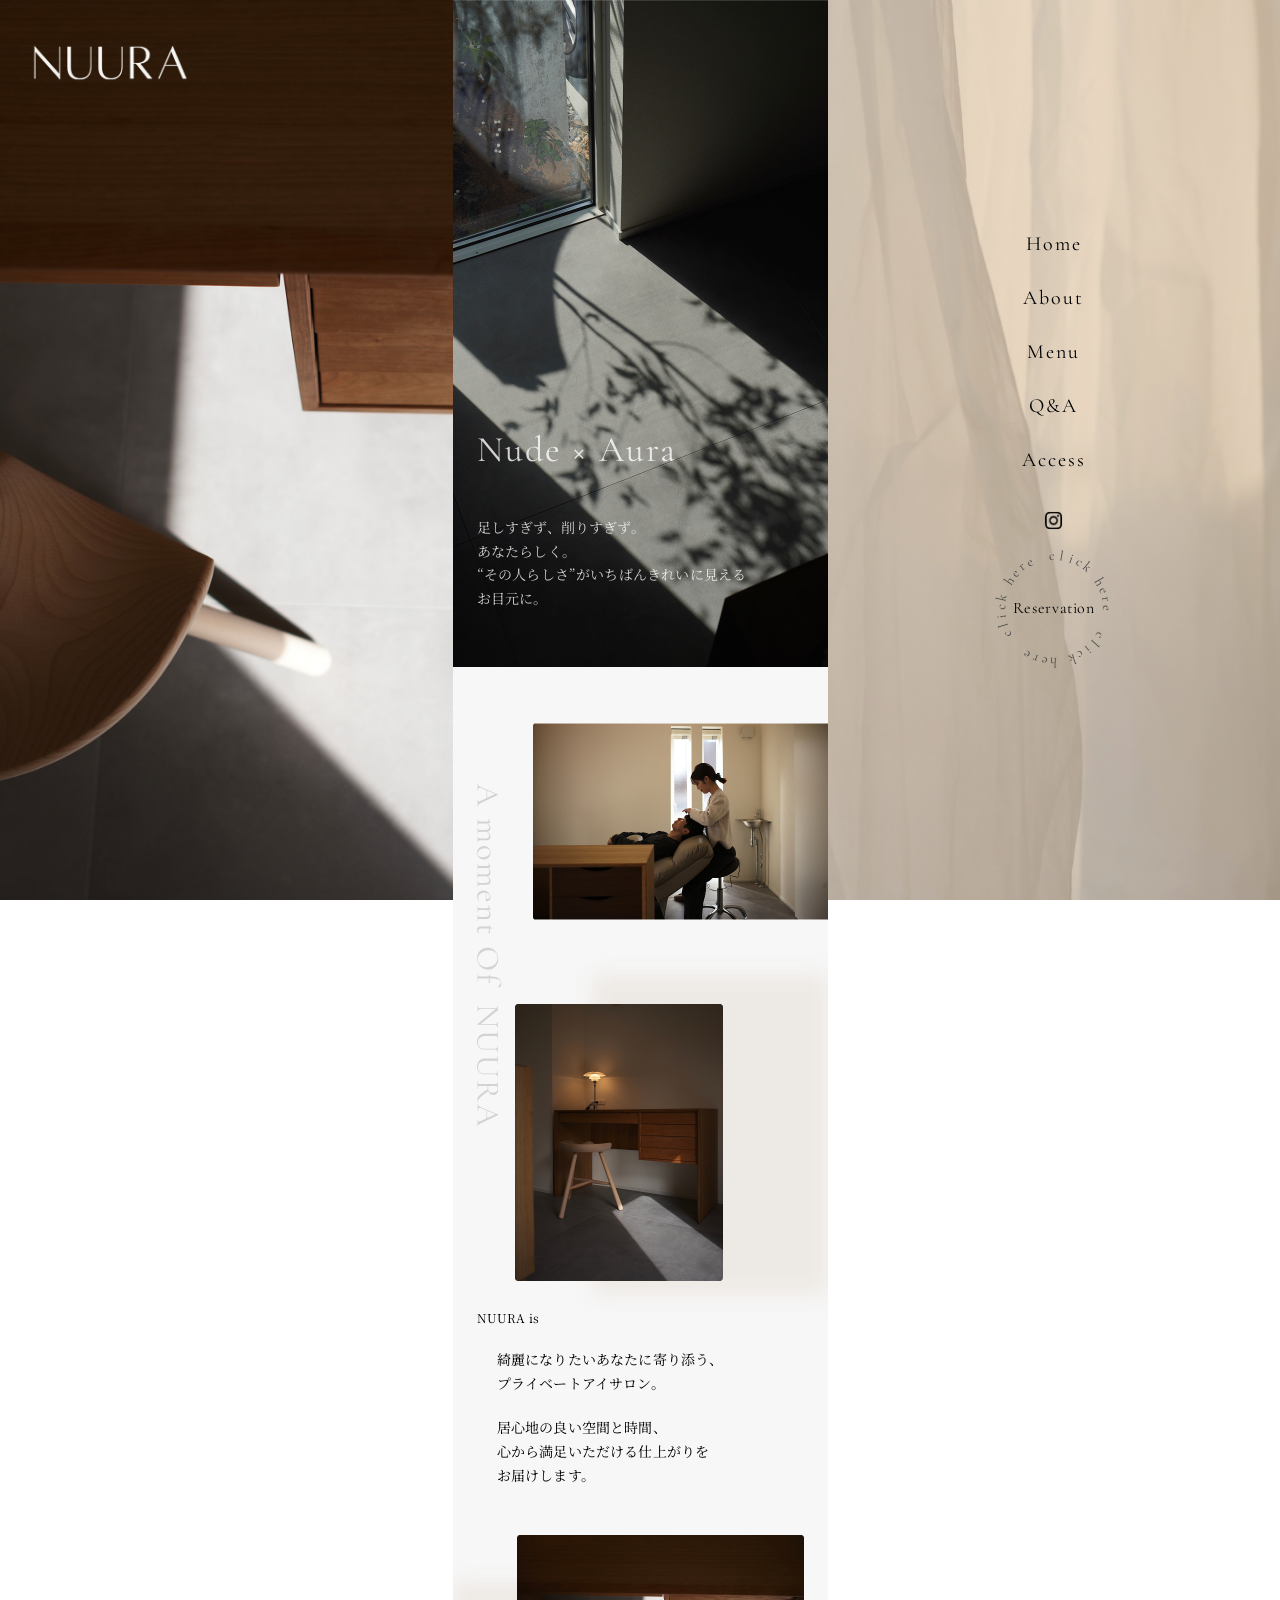
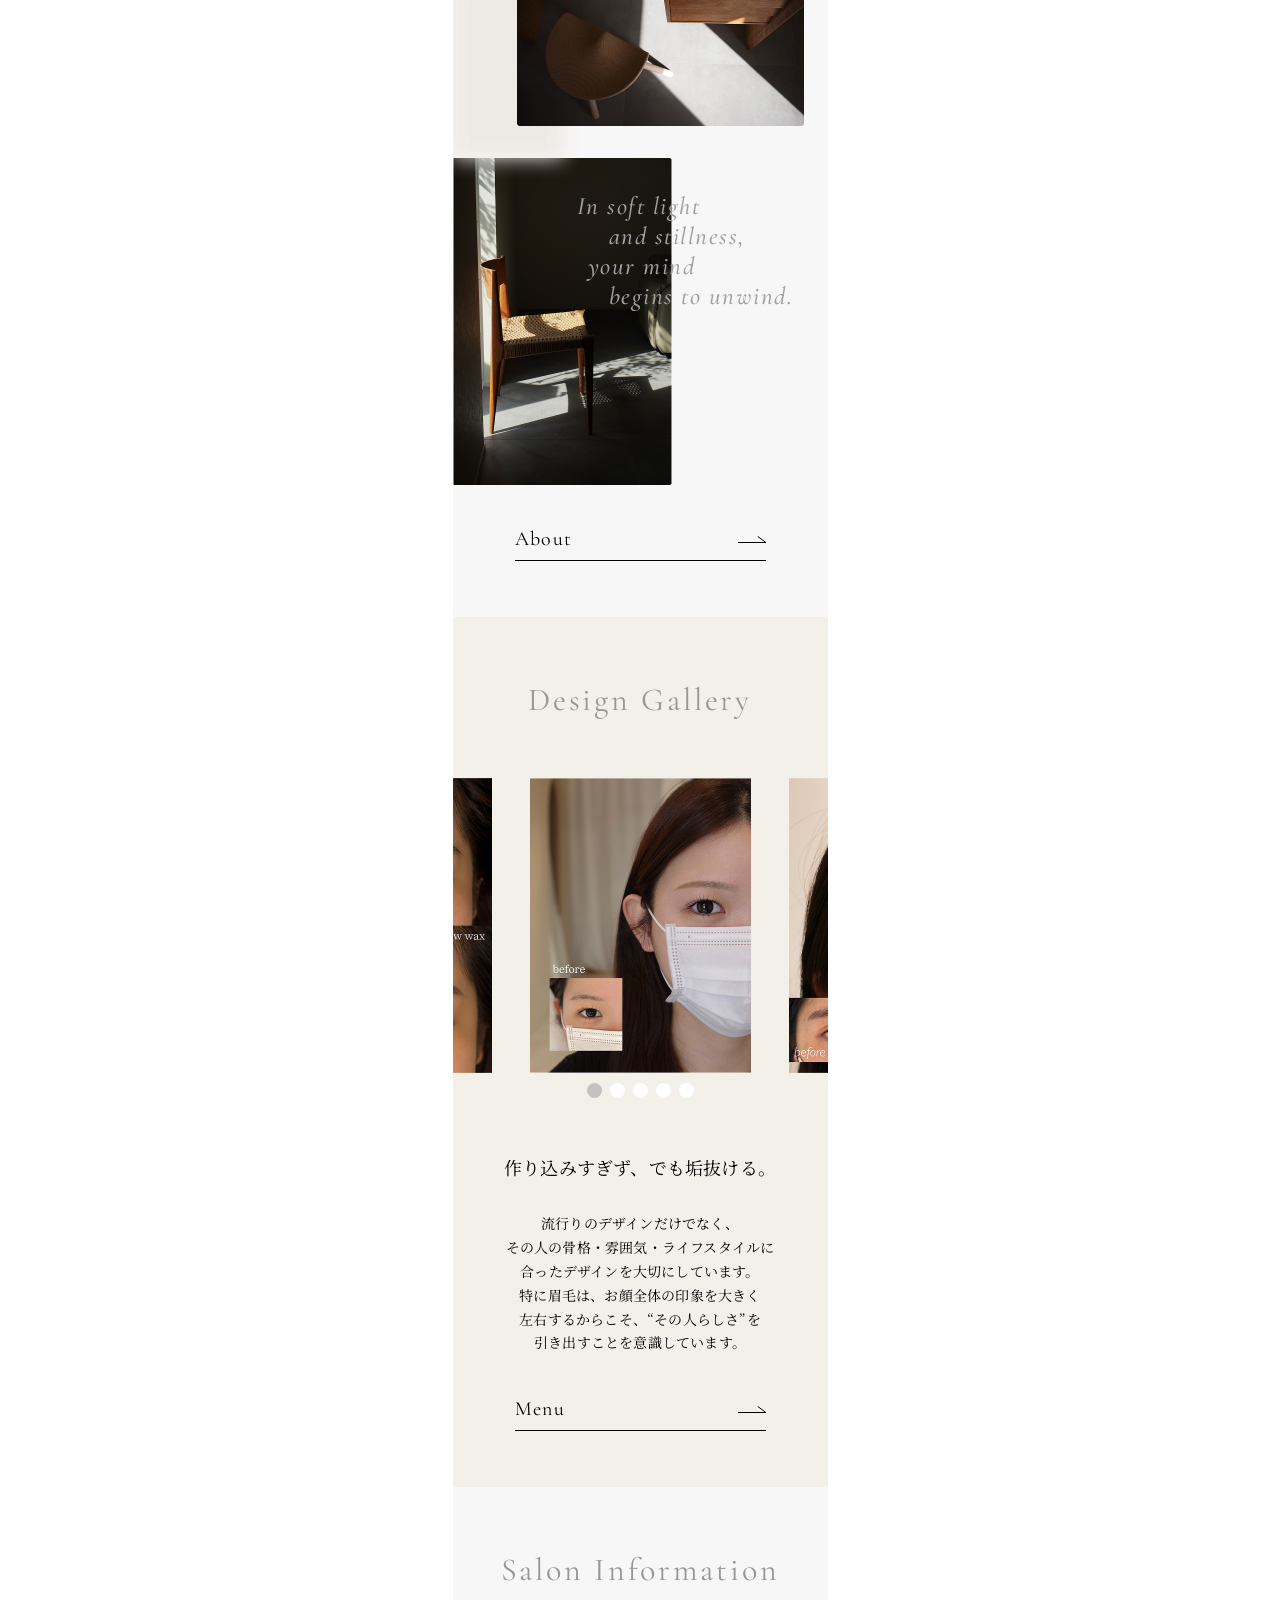
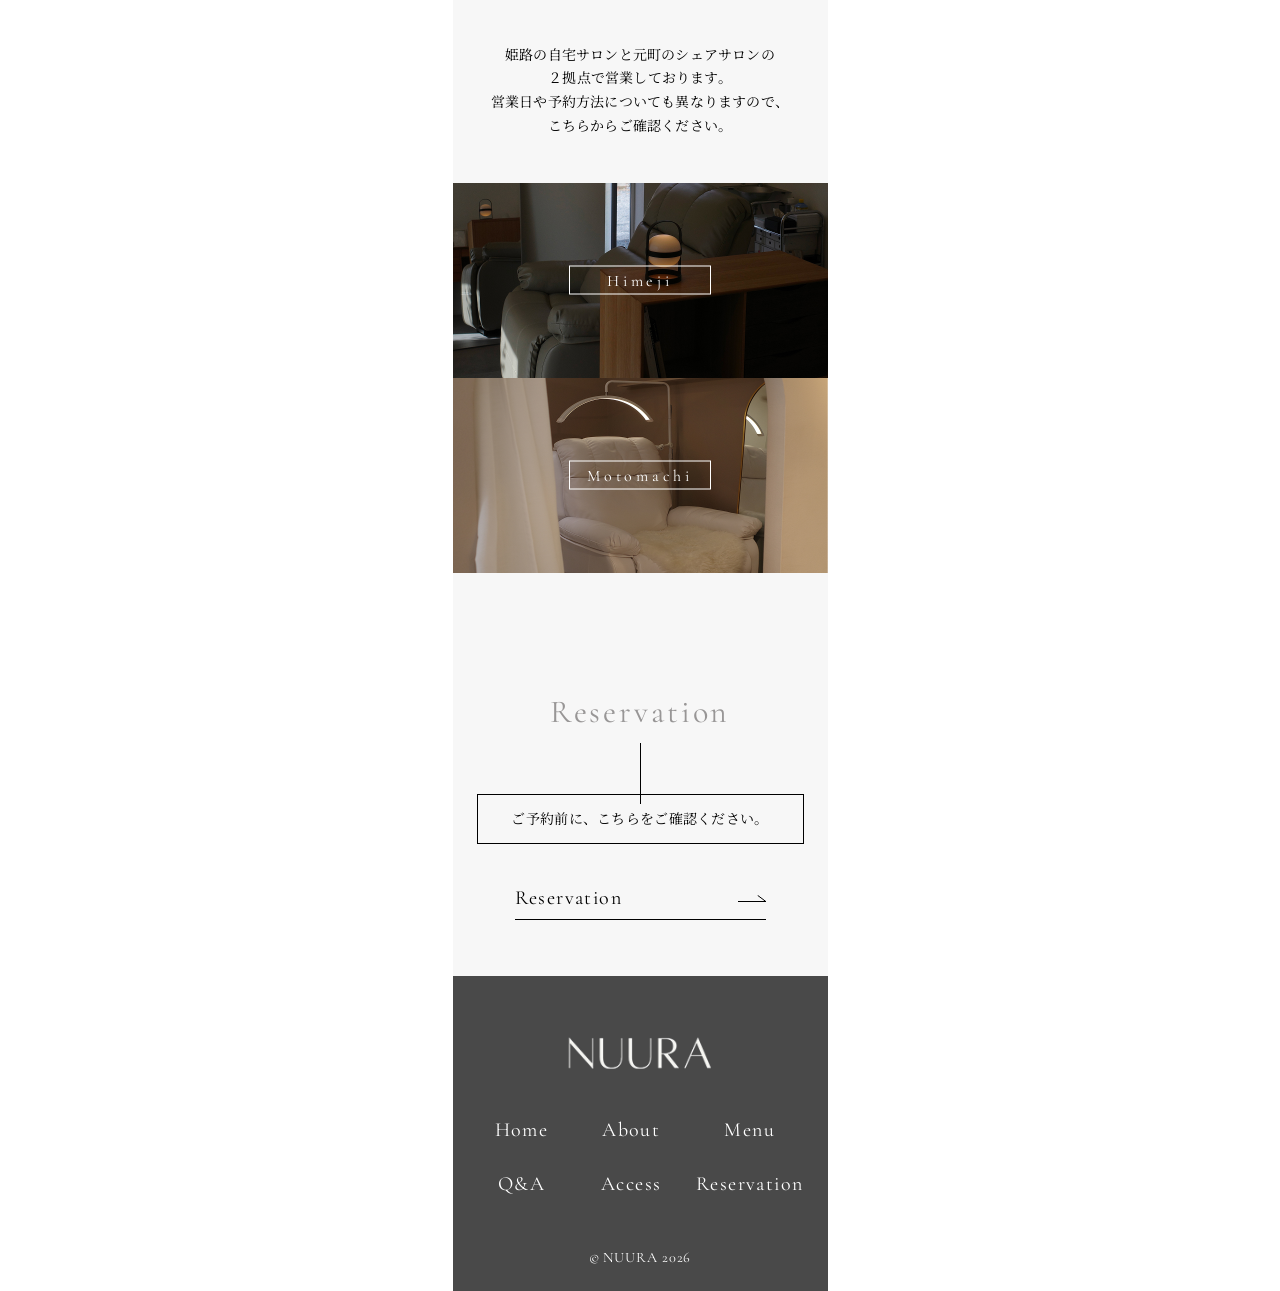
<file: index.html>
<!DOCTYPE html>
<html lang="ja">
<head>
    <!-- favicon apple-touch-icon -->
    <link rel="shortcut icon" href="assets/images/favicon.ico">
    <link rel="apple-touch-icon" sizes="904×904" href="assets/images/apple-touch-icon.png">
    <link rel="icon" type="image/png" href="assets/images/android-chrome-256x256.png">

    <meta charset="UTF-8">
    <meta name="viewport" content="width=device-width, initial-scale=1.0">
    <meta name="description" content="アイサロンのホームページ">
    <title>NUURA</title>

    <!-- web font -->
    <link rel="preconnect" href="https://fonts.googleapis.com">
    <link rel="preconnect" href="https://fonts.gstatic.com" crossorigin>
    <link href="https://fonts.googleapis.com/css2?family=Noto+Serif+JP:wght@200..900&display=swap" rel="stylesheet">
    <!-- css -->
     <link rel="stylesheet" href="https://cdn.jsdelivr.net/npm/swiper@11/swiper-bundle.min.css" />
     <link rel="stylesheet" href="assets/css/destyle.css">
     <link rel="stylesheet" href="assets/css/style.css">
</head>
<body class="opening-active">
    <div id="opening-mask">
        <div class="opening-stage">
            <h1 class="opening-logo" id="anim-logo">
                <span class="part-nude">Nude</span>
                <span class="part-aura">Aura</span>
            </h1>
            <div class="opening-subtexts" id="anim-subtexts">
                <p class="sub-left">“ありのまま”</p>
                <p class="sub-right">“その人が持つ美しさ”</p>
            </div>
        </div>
    </div>
     <div id="container" class="container">
        <header class="header js-header">
            <h1 class="header__topic">
                <a href="index.html">
                    <img class="header__logo--w" src="assets/images/logo-w.png" alt="NUURA">
                    <img class="header__logo--b" src="assets/images/logo.png" alt="NUURA">
                </a>
            </h1>
            <nav class="nav" id="g-nav">
                <div class="nav__header">
                    <button type="button" class="nav__btn" aria-label="メニューを閉じる">
                        <img src="assets/images/btn-header-close.svg" alt="">
                    </button>
                </div>
                <ul class="nav__list">
                    <li class="nav__item"><a href="index.html">Home</a></li>
                    <li class="nav__item"><a href="about.html">About</a></li>
                    <li class="nav__item"><a href="menu.html">Menu</a></li>
                    <li class="nav__item"><a href="question.html">Q&A</a></li>
                    <li class="nav__item"><a href="access.html">Access</a></li>
                    <li class="nav__item"><a href="reservation.html">Reservation</a></li>
                </ul>
                <a href="https://www.instagram.com/nuura__beauty/" class="nav__insta__btn" target="_blank" rel="noopener noreferrer">
                    <img src="assets/images/btn-insta-w.svg" alt="">
                </a>
            </nav>
            <!-- .header__btn  -->
            <div class="header__list">
                <a href="https://www.instagram.com/nuura__beauty/" class="insta__btn" target="_blank" rel="noopener noreferrer">
                    <!-- <img class="insta__btn--w" src="assets/images/btn-insta-w.svg" alt=""> -->
                    <img class="insta__btn--b" src="assets/images/btn-insta-b.svg" alt="">
                </a>
                <button type="button" class="header__btn" aria-controls="g-nav" aria-expanded="false" aria-label="メニューを開く">
                    <img class="header__btn--w" src="assets/images/btn-header-menu-w.svg" alt="">
                    <img class="header__btn--b" src="assets/images/btn-header-menu-b.svg" alt="">
                </button>
            </div>
        </header>

        <div class="fixed-left-pc">
            <a href="index.html" class="fixed-left-pc__logo">
                <img src="assets/images/logo-w.png" alt="NUURA">
            </a>
        </div>

        <div class="fixed-right-pc">
            <nav class="header__nav-pc">
                <ul class="nav__list">
                    <li class="nav__item"><a href="index.html">Home</a></li>
                    <li class="nav__item"><a href="about.html">About</a></li>
                    <li class="nav__item"><a href="menu.html">Menu</a></li>
                    <li class="nav__item"><a href="question.html">Q&A</a></li>
                    <li class="nav__item"><a href="access.html">Access</a></li>
                </ul>
                <a href="https://www.instagram.com/nuura__beauty/" class="nav__insta__btn" target="_blank" rel="noopener noreferrer">
                    <img class="insta__btn--b" src="assets/images/btn-insta-b.svg" alt="">
                </a>
            </nav>
            <div class="reservation-round-btn-wrapper reservation-round-btn-wrapper--pc">
                <a href="reservation.html#reservation-method" class="reservation-round-btn">
                    <div class="reservation-round-arc-text js-arcText"><span>c</span><span>l</span><span>i</span><span>c</span><span>k</span><span> </span><span>h</span><span>e</span><span>r</span><span>e</span><span> </span><span> </span><span>c</span><span>l</span><span>i</span><span>c</span><span>k</span><span> </span><span>h</span><span>e</span><span>r</span><span>e</span><span> </span><span> </span><span>c</span><span>l</span><span>i</span><span>c</span><span>k</span><span> </span><span>h</span><span>e</span><span>r</span><span>e</span><span> </span><span> </span></div>
                    <span class="reservation-round-center-text">Reservation</span>
                </a>
            </div>
        </div>

        <main class="main">
            <div class="reservation-round-btn-wrapper reservation-round-btn-wrapper--sp">
                <a href="reservation.html#reservation-method" class="reservation-round-btn">
                    <div class="reservation-round-arc-text js-arcText"><span>c</span><span>l</span><span>i</span><span>c</span><span>k</span><span> </span><span>h</span><span>e</span><span>r</span><span>e</span><span> </span><span> </span><span>c</span><span>l</span><span>i</span><span>c</span><span>k</span><span> </span><span>h</span><span>e</span><span>r</span><span>e</span><span> </span><span> </span><span>c</span><span>l</span><span>i</span><span>c</span><span>k</span><span> </span><span>h</span><span>e</span><span>r</span><span>e</span><span> </span><span> </span></div>
                    <span class="reservation-round-center-text">Reservation</span>
                </a>
            </div>
            <header class="article-header">
                <figure class="mainImg">
                    <picture>
                        <source srcset="assets/images/img_main-sp.jpg" media="(max-width: 767px)" />
                        <img src="assets/images/img_main-sp.jpg" alt="メイン画像" />
                    </picture>
                </figure>
                <div class="mainTopics">
                    <h2 class="mainTopics-title">
                        Nude × Aura
                    </h2>
                    <p class="mainTopics-txt">
                        足しすぎず、削りすぎず。<br>
                        あなたらしく。<br>
                        “その人らしさ”がいちばんきれいに見える<br>
                        お目元に。
                    </p>
                </div>
            </header>
            <div class="js-centinel-header"></div>
            <section id="top__about" class="section section--top__about">
                <div class="top__about-inner">
                    <ul class="top__about-gallery-01">
                        <li class="top__about-gallery__item-01">
                            <img src="assets/images/top__about-01.jpg" alt="">
                        </li>
                        <li class="top__about-gallery__item-02">
                            <img src="assets/images/top__about-02.jpg" alt="">
                        </li>
                    </ul>
                    <h3 class="top__about-title">NUURA is</h3>
                    <div class="top__about-topic">
                        <p class="top__about-topic-txt-01">綺麗になりたいあなたに寄り添う、<br>
                            プライベートアイサロン。
                        </p>
                        <p class="top__about-topic-txt-02">
                            居心地の良い空間と時間、<br>
                            心から満足いただける仕上がりを<br>
                            お届けします。
                        </p>
                    </div>
                    <ul class="top__about-gallery-02">
                        <li class="top__about-gallery__item-03">
                            <img src="assets/images/top__about-03.jpg" alt="">
                        </li>
                        <li class="top__about-gallery__item-04">
                            <img src="assets/images/top__about-04.jpg" alt="">
                            <div class="top__about-gallery__message">
                                <p>
                                    <span class="top__about-gallery__message-row">In soft light<br></span>
                                    <span class="top__about-gallery__message-row">and stillness,<br></span>
                                    <span class="top__about-gallery__message-row">your mind<br></span>
                                    <span class="top__about-gallery__message-row">begins to unwind.</span>
                                </p>
                            </div>
                        </li>
                    </ul>
                    <div class="top__about-button">
                        <a href="about.html" class="c-btn-more">
                            <span>About</span>
                            <img src="assets/images/btn-more.svg" alt="">
                        </a>
                    </div>
                </div>
            </section>
            <section id="top__menu" class="section section--top__menu">
                <div class="top__menu-inner">
                    <h3 class="section-title-font-en">Design Gallery</h3>
                    <div class="swiper top__menu-swiper">
                        <ul class="swiper-wrapper top__menu-gallery">
                            <li class="swiper-slide top__menu-gallery__item">
                                <img src="assets/images/top__menu-01.jpg" alt="">
                            </li>
                            <li class="swiper-slide top__menu-gallery__item">
                                <img src="assets/images/top__menu-02.jpg" alt="">
                            </li>
                            <li class="swiper-slide top__menu-gallery__item">
                                <img src="assets/images/top__menu-03.jpg" alt="">
                            </li>
                            <li class="swiper-slide top__menu-gallery__item">
                                <img src="assets/images/top__menu-04.jpg" alt="">
                            </li>
                            <li class="swiper-slide top__menu-gallery__item">
                                <img src="assets/images/top__menu-05.jpg" alt="">
                            </li>
                        </ul>
                        <div class="swiper-pagination"></div>
                    </div>
                    <div class="top__menu-topic">
                        <p class="top__menu-topic-txt-01">
                            作り込みすぎず、でも垢抜ける。
                        </p>
                        <p class="top__menu-topic-txt-02">
                            流行りのデザインだけでなく、<br>
                            その人の骨格・雰囲気・ライフスタイルに<br>
                            合ったデザインを大切にしています。<br>
                            特に眉毛は、お顔全体の印象を大きく<br>
                            左右するからこそ、“その人らしさ”を<br>
                            引き出すことを意識しています。
                        </p>
                    </div>
                    <a href="menu.html" class="c-btn-more">
                        <span>Menu</span>
                        <img src="assets/images/btn-more.svg" alt="">
                    </a>
                </div>
            </section>
            <section id="top__access" class="section section--top__access">
                <div class="top__access-inner">
                    <h3 class="section-title-font-en">Salon Information</h3>
                    <div class="top__access-topic">
                        <p class="top__access-topic-txt">姫路の自宅サロンと元町のシェアサロンの<br>
                            ２拠点で営業しております。<br>
                            営業日や予約方法についても異なりますので、<br>
                            こちらからご確認ください。
                        </p>
                    </div >
                    <a href="access.html#himeji" class="p-top-access__link-banner p-top-access__link-himeji">
                        <img src="assets/images/btn-top__access-himeji.jpg" alt="姫路店アクセス">
                        <span>Himeji</span>
                    </a>
                    <a href="access.html#motomachi" class="p-top-access__link-banner p-top-access__link-motomachi">
                        <img src="assets/images/btn-top__access-motomachi.jpg" alt="元町店アクセス">
                        <span>Motomachi</span>
                    </a>
                </div>
            </section>
            <section id="top__reservation" class="section section--top__reservation">
                <div class="top__reservation-inner">
                    <div class="top__reservation-box">
                        <h3 class="section-title-font-en">Reservation</h3>

                        <div class="vertical-line"></div>

                        <a href="reservation.html" class="btn-link-beforeBooking">
                            <span>ご予約前に、こちらをご確認ください。</span>
                            <!-- <img src="assets/images/btn-beforeBooking.svg" alt=""> -->
                        </a>
                    </div>
                    <a href="reservation.html#reservation-method" class="c-btn-more">
                        <span>Reservation</span>
                        <img src="assets/images/btn-more.svg" alt="">
                    </a>
                </div>
            </section>
        </main>
        <footer class="footer">
            <section class="footer-inner">
                <img src="assets/images/logo-w.png" alt="NUURA">

                <ul class="footer__list">
                    <li class="footer__item"><a href="index.html">Home</a></li>
                    <li class="footer__item"><a href="about.html">About</a></li>
                    <li class="footer__item"><a href="menu.html">Menu</a></li>
                    <li class="footer__item"><a href="question.html">Q&A</a></li>
                    <li class="footer__item"><a href="access.html">Access</a></li>
                    <li class="footer__item"><a href="reservation.html">Reservation</a></li>
                </ul>

                <p class="copy"><small>&copy; NUURA 2026</small></p>
            </section>
        </footer>
    </div>
    <script src="https://code.jquery.com/jquery-3.7.0.min.js" integrity="sha256-2Pmvv0kuTBOenSvLm6bvfBSSHrUJ+3A7x6P5Ebd07/g=" crossorigin="anonymous"></script>
    <script src="https://cdn.jsdelivr.net/npm/swiper@11/swiper-bundle.min.js"></script>
    <script src="assets/js/main.js"></script>   
    <script>
        const swiper = new Swiper('.top__menu-swiper', {
            loop: true,
            slidesPerView: 1,
            centeredSlides: true,
            spaceBetween: 38,
            pagination: {
                el: '.swiper-pagination',
                clickable: true,
            },
        });
    </script>
</body>
</html>
</file>
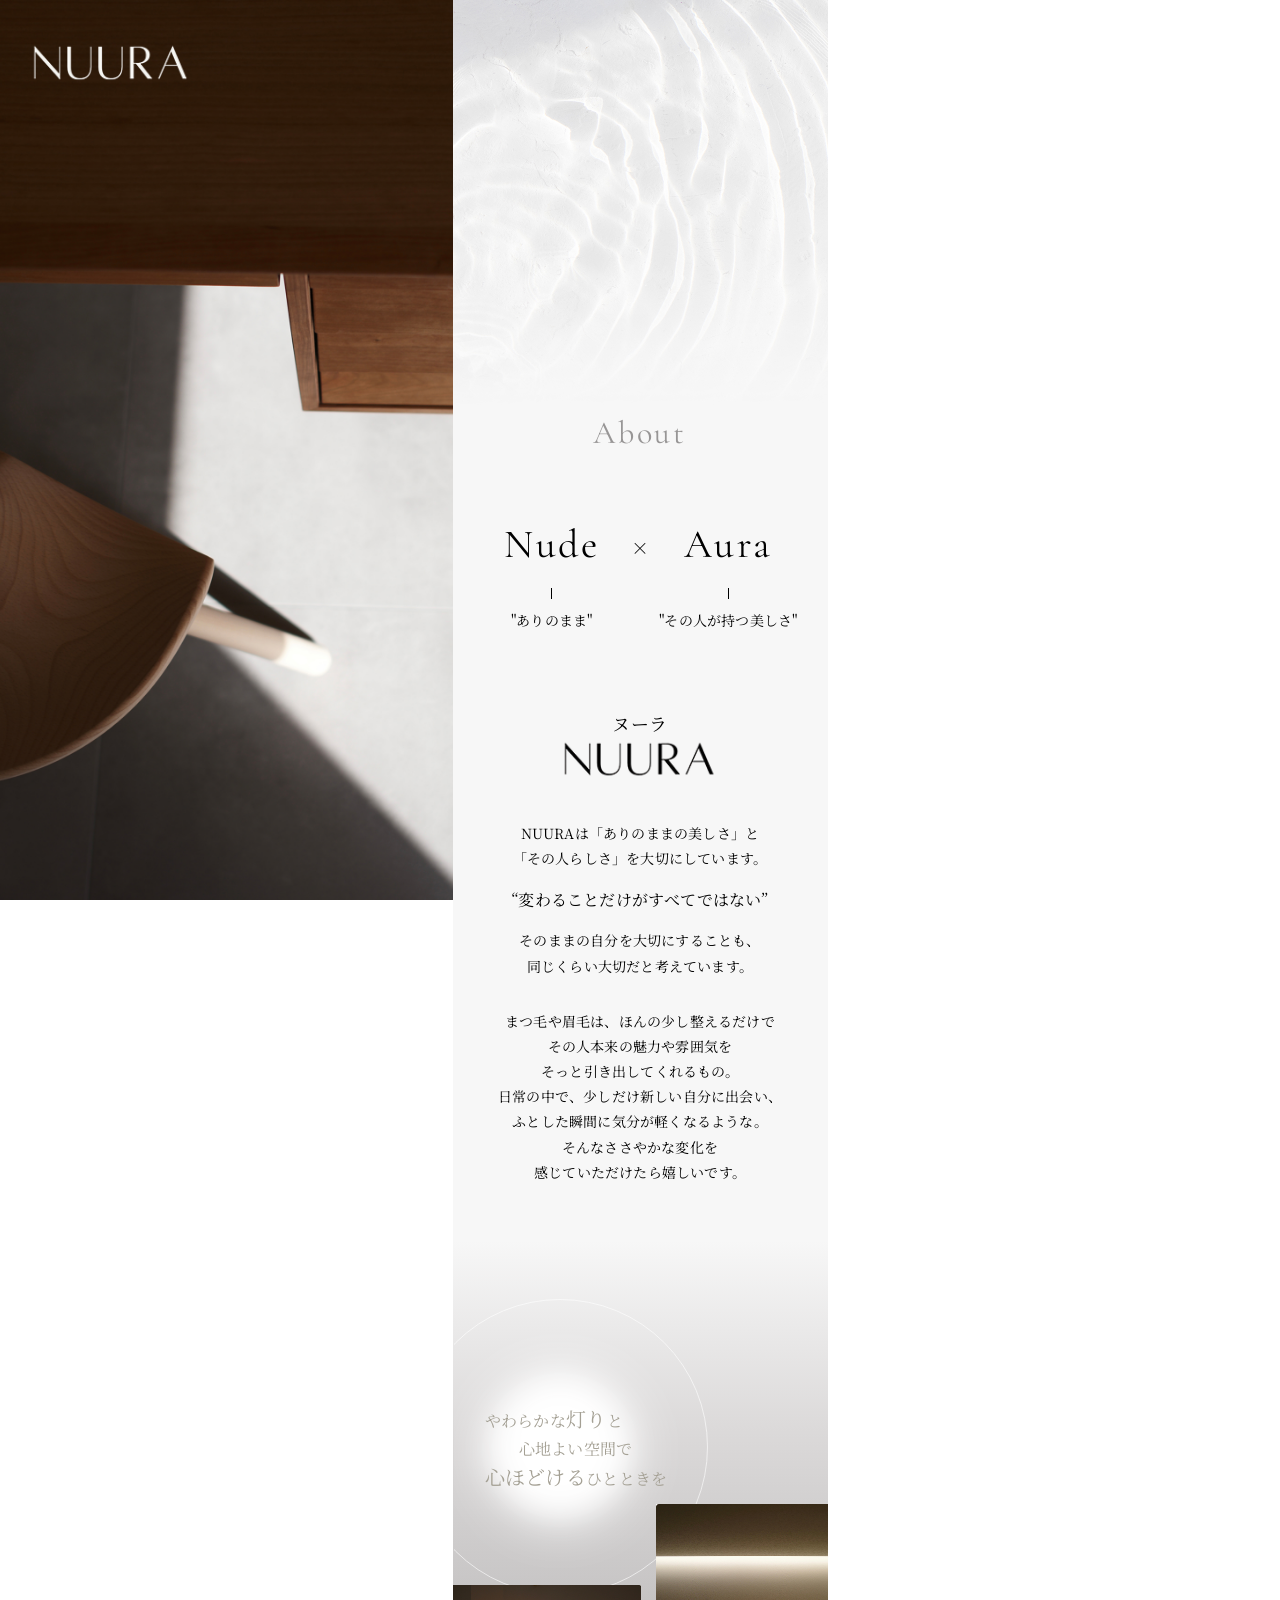
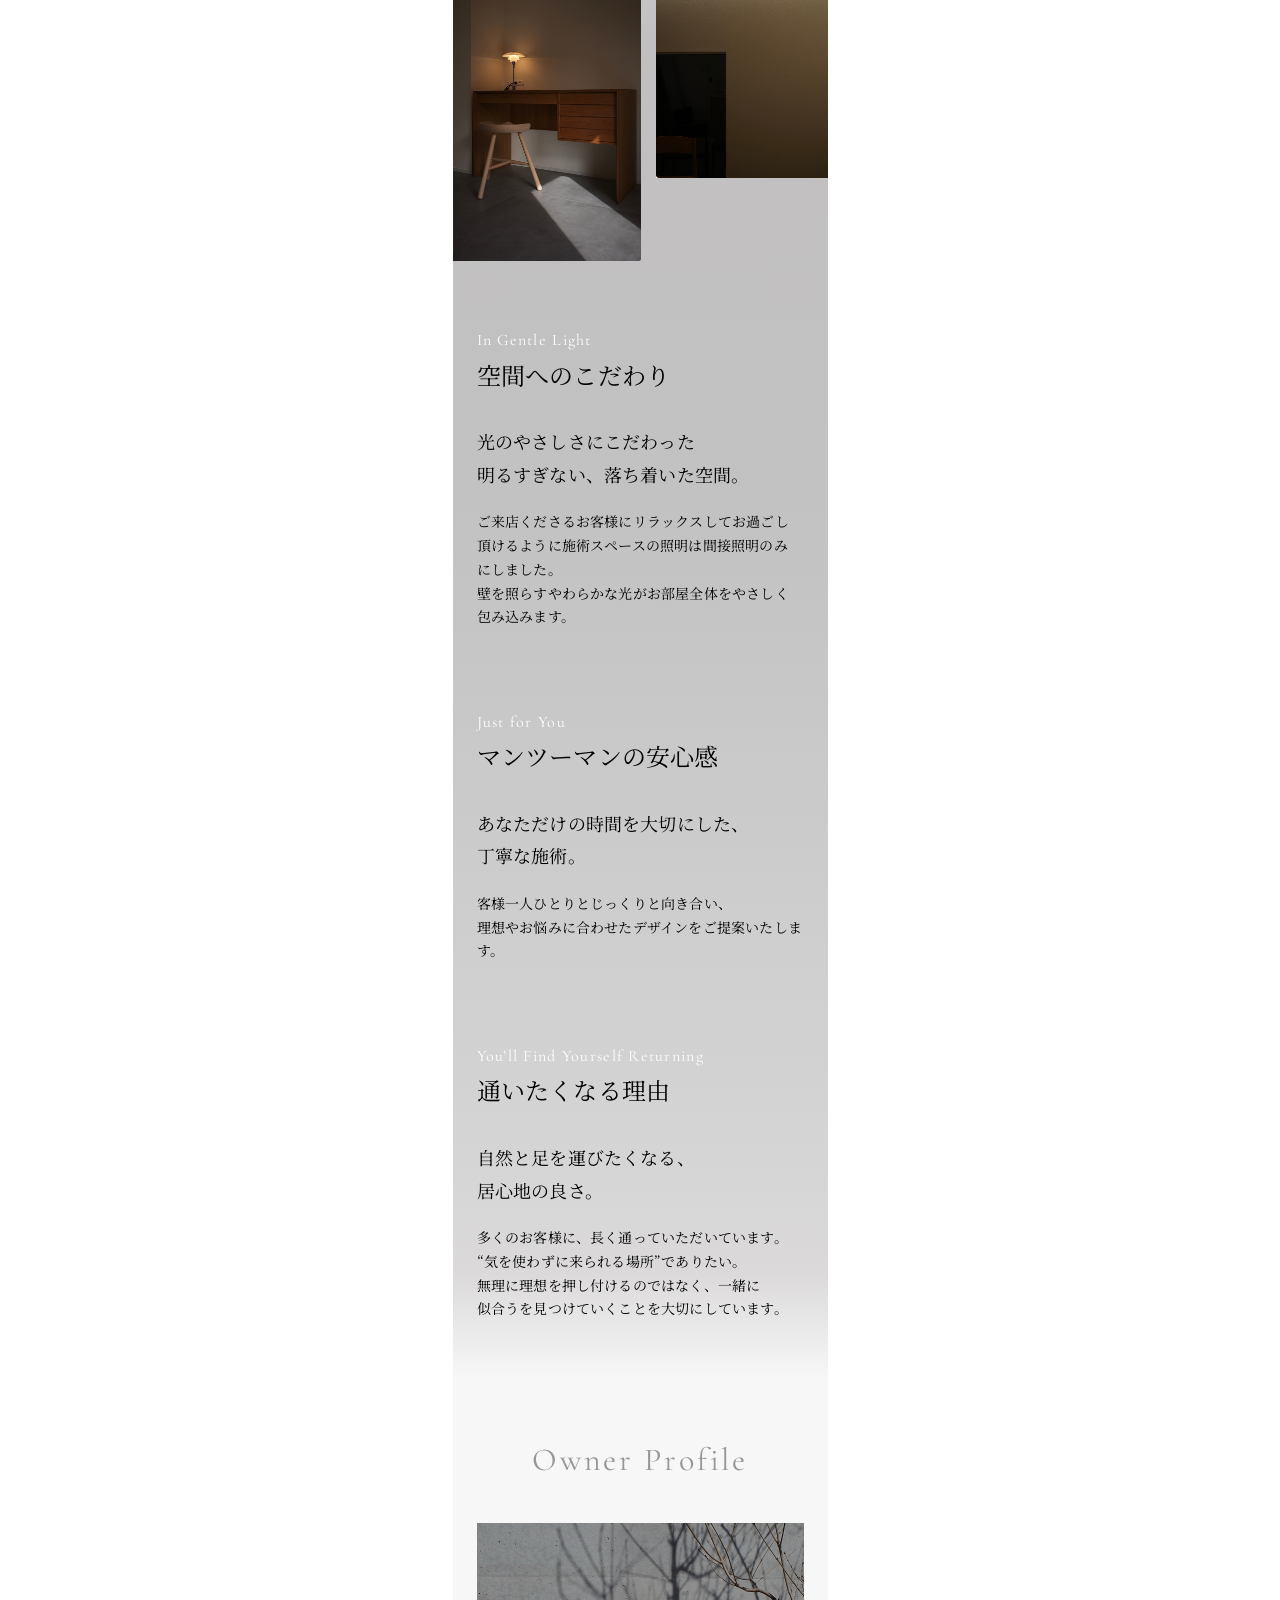
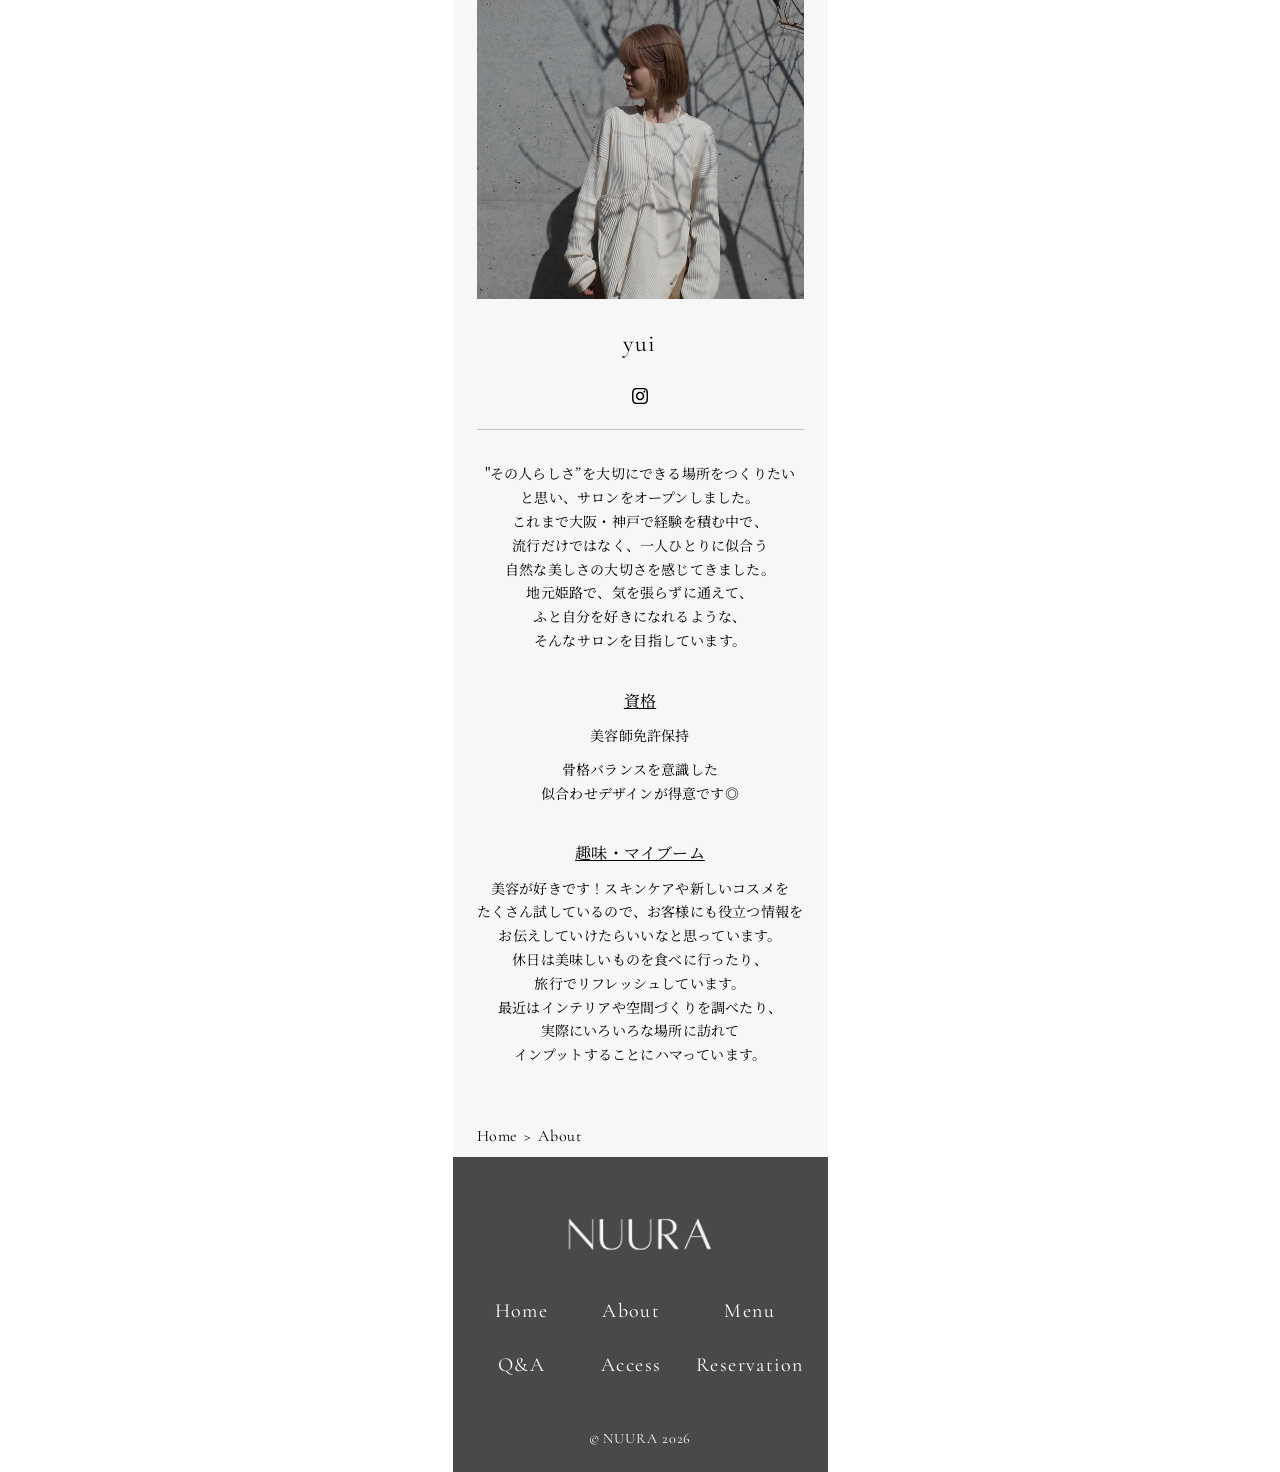
<file: about.html>
<!DOCTYPE html>
<html lang="ja">
<head>
    <!-- favicon apple-touch-icon -->
    <link rel="shortcut icon" href="assets/images/favicon.ico">
    <link rel="apple-touch-icon" sizes="904×904" href="assets/images/apple-touch-icon.png">
    <link rel="icon" type="image/png" href="assets/images/android-chrome-256x256.png">

    <meta charset="UTF-8">
    <meta name="viewport" content="width=device-width, initial-scale=1.0">
    <meta name="description" content="アイサロンのホームページ">
    <title>About | NUURA</title>

    <!-- web font -->
    <link rel="preconnect" href="https://fonts.googleapis.com">
<link rel="preconnect" href="https://fonts.gstatic.com" crossorigin>
<link href="https://fonts.googleapis.com/css2?family=Noto+Serif+JP:wght@200..900&display=swap" rel="stylesheet">
    <!-- css -->
     <link rel="stylesheet" href="assets/css/destyle.css">
     <link rel="stylesheet" href="assets/css/style.css">
</head>
<body>
    <div id="container" class="container">
        <header class="header is-white is-transparent u-sp-only">
            <h1 class="header__topic">
                <a href="index.html">
                    <img class="header__logo--b" src="assets/images/logo.png" alt="NUURA">
                </a>
            </h1>
            <nav class="nav" id="g-nav">
                <div class="nav__header">
                    <button type="button" class="nav__btn" aria-label="メニューを閉じる">
                        <img src="assets/images/btn-header-close.svg" alt="">
                    </button>
                </div>
                <ul class="nav__list">
                    <li class="nav__item"><a href="index.html">Home</a></li>
                    <li class="nav__item"><a href="about.html">About</a></li>
                    <li class="nav__item"><a href="menu.html">Menu</a></li>
                    <li class="nav__item"><a href="question.html">Q&A</a></li>
                    <li class="nav__item"><a href="access.html">Access</a></li>
                    <li class="nav__item"><a href="reservation.html">Reservation</a></li>
                </ul>
                <a href="https://www.instagram.com/nuura__beauty/" class="nav__insta__btn" target="_blank" rel="noopener noreferrer">
                    <img src="assets/images/btn-insta-w.svg" alt="">
                </a>
            </nav>
            <!-- .header__btn  -->
            <div class="header__list">
                <a href="https://www.instagram.com/nuura__beauty/" class="insta__btn" target="_blank" rel="noopener noreferrer">
                    <img class="insta__btn--b" src="assets/images/btn-insta-b.svg" alt="">
                </a>
                <button type="button" class="header__btn" aria-controls="g-nav" aria-expanded="false" aria-label="メニューを開く">
                    <img class="header__btn--b" src="assets/images/btn-header-menu-b.svg" alt="">
                </button>
            </div>
        </header>

        <div class="fixed-left-pc">
            <a href="index.html" class="fixed-left-pc__logo">
                <img src="assets/images/logo-w.png" alt="NUURA">
            </a>
        </div>

        <div class="fixed-right-pc">
            <nav class="header__nav-pc">
                <ul class="nav__list">
                    <li class="nav__item"><a href="index.html">Home</a></li>
                    <li class="nav__item"><a href="about.html">About</a></li>
                    <li class="nav__item"><a href="menu.html">Menu</a></li>
                    <li class="nav__item"><a href="question.html">Q&A</a></li>
                    <li class="nav__item"><a href="access.html">Access</a></li>
                </ul>
                <a href="https://www.instagram.com/nuura__beauty/" class="nav__insta__btn" target="_blank" rel="noopener noreferrer">
                    <img class="insta__btn--b" src="assets/images/btn-insta-b.svg" alt="">
                </a>
            </nav>
            <div class="reservation-round-btn-wrapper reservation-round-btn-wrapper--pc">
                <a href="reservation.html#reservation-method" class="reservation-round-btn">
                    <div class="reservation-round-arc-text js-arcText"><span>c</span><span>l</span><span>i</span><span>c</span><span>k</span><span> </span><span>h</span><span>e</span><span>r</span><span>e</span><span> </span><span> </span><span>c</span><span>l</span><span>i</span><span>c</span><span>k</span><span> </span><span>h</span><span>e</span><span>r</span><span>e</span><span> </span><span> </span><span>c</span><span>l</span><span>i</span><span>c</span><span>k</span><span> </span><span>h</span><span>e</span><span>r</span><span>e</span><span> </span><span> </span></div>
                    <span class="reservation-round-center-text">Reservation</span>
                </a>
            </div>
        </div>
        <main class="about">
            <section id="consept" class="section section--consept">
                <div class="reservation-round-btn-wrapper reservation-round-btn-wrapper--sp">
                    <a href="reservation.html#reservation-method" class="reservation-round-btn">
                        <div class="reservation-round-arc-text js-arcText"><span>c</span><span>l</span><span>i</span><span>c</span><span>k</span><span> </span><span>h</span><span>e</span><span>r</span><span>e</span><span> </span><span> </span><span>c</span><span>l</span><span>i</span><span>c</span><span>k</span><span> </span><span>h</span><span>e</span><span>r</span><span>e</span><span> </span><span> </span><span>c</span><span>l</span><span>i</span><span>c</span><span>k</span><span> </span><span>h</span><span>e</span><span>r</span><span>e</span><span> </span><span> </span></div>
                        <span class="reservation-round-center-text">Reservation</span>
                    </a>
                </div>
                <figure class="about-mainImg">
                    <picture>
                        <source srcset="assets/images/img_about-main-sp.jpg" media="(max-width: 767px)" />
                        <img src="assets/images/img_about-main-sp.jpg" alt="Aboutページのメイン画像" />
                    </picture>
                </figure>
                <div class="consept-inner">
                    <h1 class="section-title-font-en">About</h1>
                    <div class="concept-topic">
                        <div class="concept-item">
                            <h2 class="concept-title">Nude</h2>

                            <div class="concept-line"></div>

                            <p>"ありのまま"</p>
                        </div>

                        <div class="cross">×</div>

                        <div class="concept-item">
                            <h2 class="concept-title">Aura</h2>

                            <div class="concept-line"></div>

                            <p>"その人が持つ美しさ"</p>
                        </div>
                    </div>

                  
                    <div class="concept-name">
                        <p class="about-logo-small">
                            ヌーラ
                        </p>
                        <figure class="about-logo-black">
                            <img src="assets/images/logo.png" alt="">
                        </figure>
                    </div>
                    <div class="concept-box">
                        <p class="concept-text">
                            NUURAは「ありのままの美しさ」と<br>
                            「その人らしさ」を大切にしています。
                        </p>
                        <span class="concept-text-big">
                            “変わることだけがすべてではない”
                        </span>
                        <p class="concept-text">
                            そのままの自分を大切にすることも、<br>
                            同じくらい大切だと考えています。
                        </p>
                        <p class="concept-text">
                            まつ毛や眉毛は、ほんの少し整えるだけで<br>
                            その人本来の魅力や雰囲気を<br>
                            そっと引き出してくれるもの。<br>
                            日常の中で、少しだけ新しい自分に出会い、<br>
                            ふとした瞬間に気分が軽くなるような。<br>
                            そんなささやかな変化を<br>
                            感じていただけたら嬉しいです。
                        </p>        

                    </div>
                </div>
            </section>
            <section id="reason" class="section section--reason">
                <div class="reason-inner">
                    <p class="reason-lead">
                        <span>やわらかな<strong>灯り</strong>と<br></span>
                        <span>心地よい空間で<br></span>
                        <span><strong>心ほどける</strong>ひとときを</span>
                    </p>
                    <div class="reason-img-wrap">
                        <figure class="reason-img reason-img--01">     
                            <img src="assets/images/img-reason-02.jpg" alt="reason01" />
                        </figure>
                        <figure class="reason-img reason-img--02">     
                            <img src="assets/images/img-reason-01.jpg" alt="reason02" />
                        </figure>
                    </div>
                    <ul class="reason-list">
                        <li class="reason-item">
                            <p class="en">In Gentle Light</p>
                            <h2 class="reason-title">空間へのこだわり</h2>
                            <p class="reason-text">
                                光のやさしさにこだわった<br>
                                明るすぎない、落ち着いた空間。
                            </p>
                            <p class="reason-text-small">
                                ご来店くださるお客様にリラックスしてお過ごし<br>
                                頂けるように施術スペースの照明は間接照明のみ<br>
                                にしました。<br>
                                壁を照らすやわらかな光がお部屋全体をやさしく<br>
                                包み込みます。
                            </p>
                        </li>
                        <li class="reason-item">
                            <p class="en">Just for You</p>
                            <h2 class="reason-title">マンツーマンの安心感</h2>
                            <p class="reason-text">
                                あなただけの時間を大切にした、<br>
                                丁寧な施術。
                            </p>
                            <p class="reason-text-small">
                                客様一人ひとりとじっくりと向き合い、<br>
                                理想やお悩みに合わせたデザインをご提案いたします。
                            </p>
                        </li>
                        <li class="reason-item">
                            <p class="en">You’ll Find Yourself Returning</p>
                            <h2 class="reason-title">通いたくなる理由</h2>
                            <p class="reason-text">
                                自然と足を運びたくなる、<br>
                                居心地の良さ。
                            </p>
                            <p class="reason-text-small">
                                多くのお客様に、長く通っていただいています。<br>
                                “気を使わずに来られる場所”でありたい。<br>
                                無理に理想を押し付けるのではなく、一緒に<br>
                                似合うを見つけていくことを大切にしています。
                            </p>
                        </li>
                    </ul>
                </div>
            </section>
            <section id="owner" class="section section--owner">
                <div class="owner-inner">
                    <h2 class="section-title-font-en">Owner Profile</h2>
                    <figure class="owner-img">     
                        <img src="assets/images/img-owner.jpg" alt="owner" />
                    </figure>

                    <p class="owner-name">yui</p>

                    <a href="https://www.instagram.com/uiyui.00/" target="_blank" rel="noopener noreferrer" class="owner-icon-instagram">
                        <img src="assets/images/btn-insta-b.svg" alt="">
                    </a>

                    <div class="owner-line"></div>

                    </a>
                    <p class="owner-text">
                        "その人らしさ”を大切にできる場所をつくりたい<br>
                        と思い、サロンをオープンしました。<br>
                        これまで大阪・神戸で経験を積む中で、<br>
                        流行だけではなく、一人ひとりに似合う<br>
                        自然な美しさの大切さを感じてきました。<br>
                        地元姫路で、気を張らずに通えて、<br>
                        ふと自分を好きになれるような、<br>
                        そんなサロンを目指しています。
                    </p>


                    <div class="owner-item">
                        <h3 class="owner-item-title">資格</h3>
                        <p class="owner-item-text">
                            美容師免許保持
                        </p>
                        <p class="owner-item-text">
                            骨格バランスを意識した<br>
                            似合わせデザインが得意です◎
                        </p>
                    </div>
                    <div class="owner-item">
                        <h3 class="owner-item-title">趣味・マイブーム</h3>
                        <p class="owner-item-text">
                            美容が好きです！スキンケアや新しいコスメを<br>
                            たくさん試しているので、お客様にも役立つ情報を<br>
                            お伝えしていけたらいいなと思っています。<br>
                            休日は美味しいものを食べに行ったり、<br>
                            旅行でリフレッシュしています。<br>
                            最近はインテリアや空間づくりを調べたり、<br>
                            実際にいろいろな場所に訪れて<br>
                            インプットすることにハマっています。
                        </p>
                    </div>
                </div>
            </section>
            <p class="breadcrumb">
                <a href="index.html">Home</a>
                <span>About</span>
            </p>
        </main>
        <footer class="footer">
            <section class="footer-inner">
                <img src="assets/images/logo-w.png" alt="NUURA">

                <ul class="footer__list">
                    <li class="footer__item"><a href="index.html">Home</a></li>
                    <li class="footer__item"><a href="about.html">About</a></li>
                    <li class="footer__item"><a href="menu.html">Menu</a></li>
                    <li class="footer__item"><a href="question.html">Q&A</a></li>
                    <li class="footer__item"><a href="access.html">Access</a></li>
                    <li class="footer__item"><a href="reservation.html">Reservation</a></li>
                </ul>

                <p class="copy"><small>&copy; NUURA 2026</small></p>
            </section>
        </footer>
    </div>
    <script src="https://code.jquery.com/jquery-3.7.0.min.js" integrity="sha256-2Pmvv0kuTBOenSvLm6bvfBSSHrUJ+3A7x6P5Ebd07/g=" crossorigin="anonymous"></script>
    <script src="assets/js/main.js"></script>   
</body>
</html>
</file>
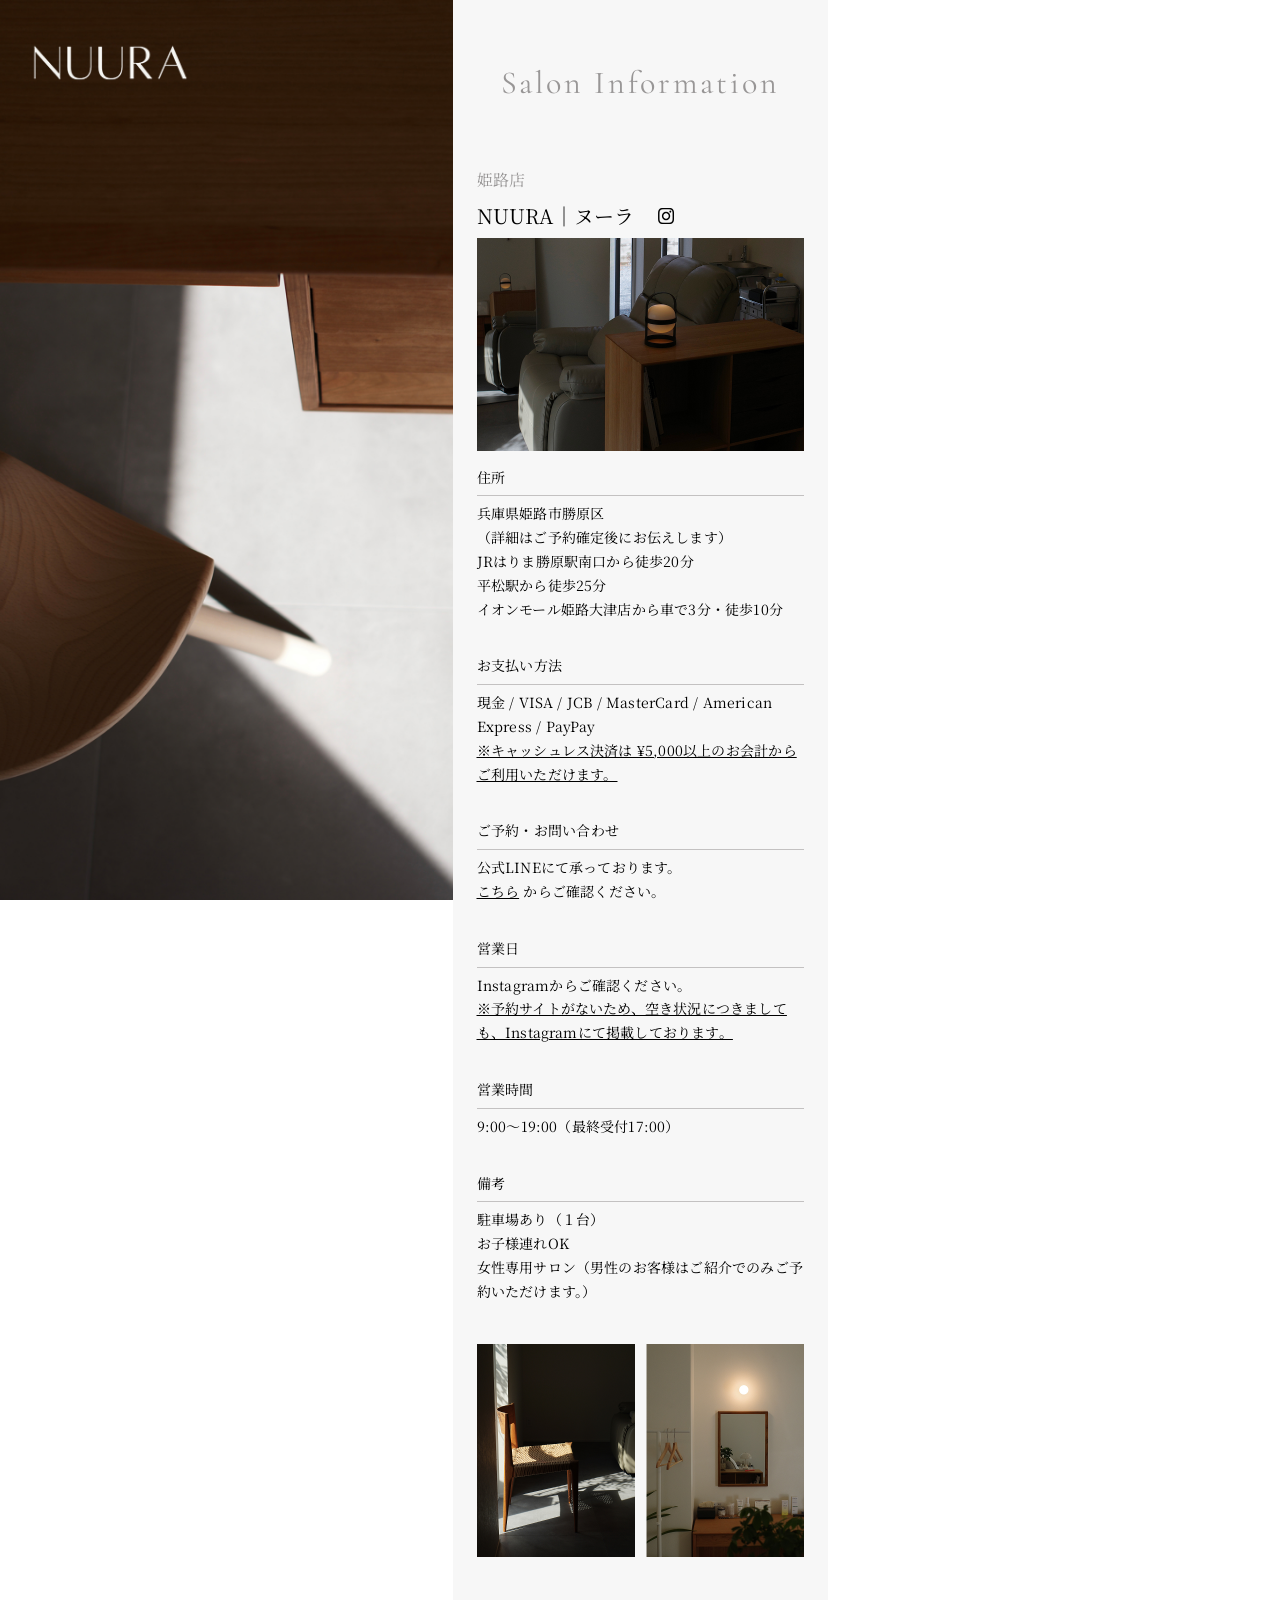
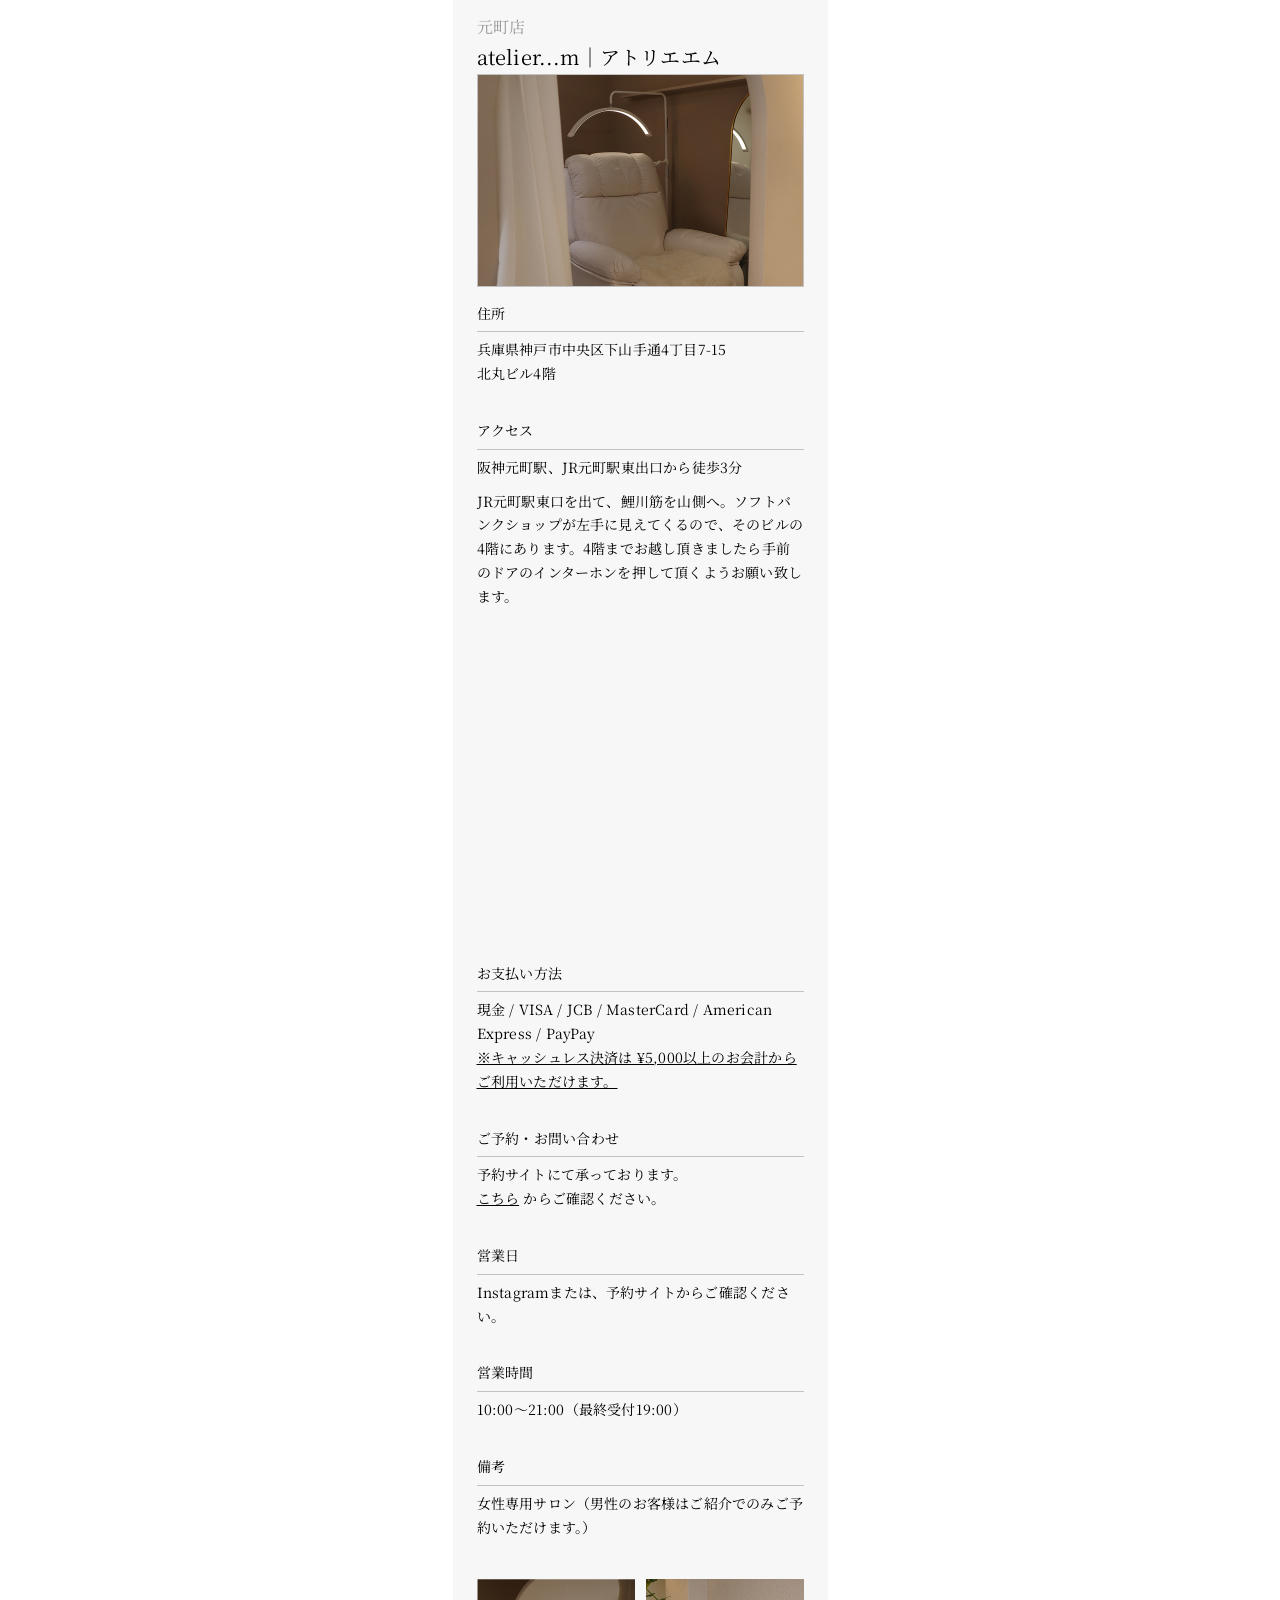
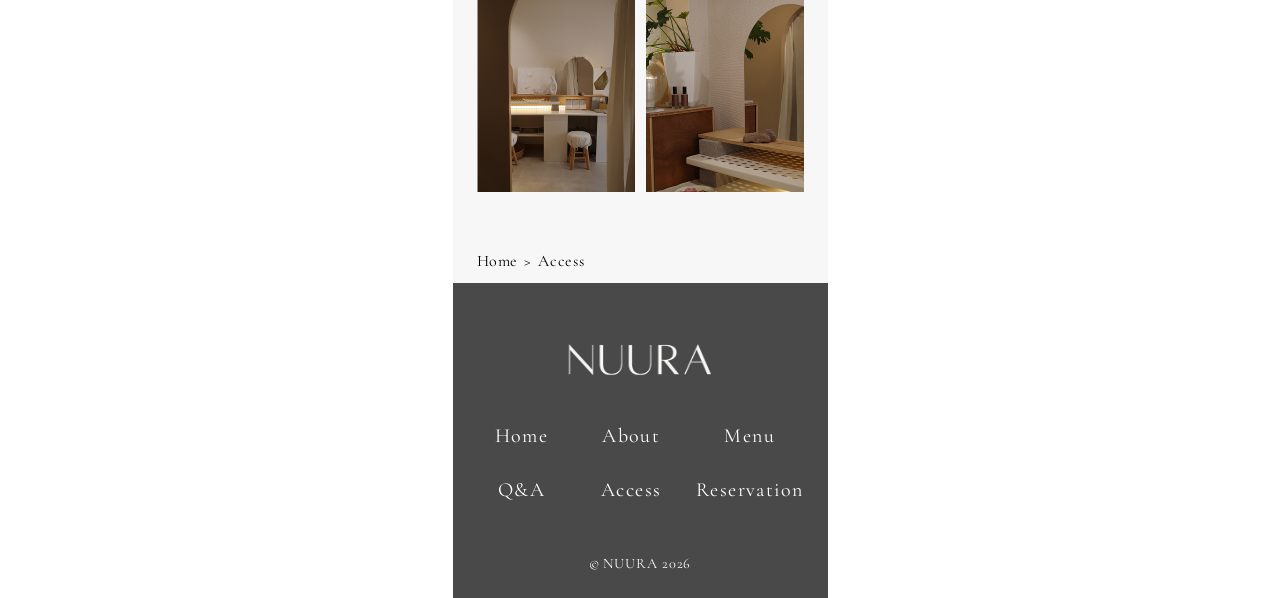
<file: access.html>
<!DOCTYPE html>
<html lang="ja">
<head>
    <!-- favicon apple-touch-icon -->
    <link rel="shortcut icon" href="assets/images/favicon.ico">
    <link rel="apple-touch-icon" sizes="904×904" href="assets/images/apple-touch-icon.png">
    <link rel="icon" type="image/png" href="assets/images/android-chrome-256x256.png">

    <meta charset="UTF-8">
    <meta name="viewport" content="width=device-width, initial-scale=1.0">
    <meta name="description" content="アイサロンのホームページ">
    <title>Access | NUURA</title>

    <!-- web font -->
    <link rel="preconnect" href="https://fonts.googleapis.com">
<link rel="preconnect" href="https://fonts.gstatic.com" crossorigin>
<link href="https://fonts.googleapis.com/css2?family=Noto+Serif+JP:wght@200..900&display=swap" rel="stylesheet">
    <!-- css -->
     <link rel="stylesheet" href="assets/css/destyle.css">
     <link rel="stylesheet" href="assets/css/style.css">
</head>
<body>
     <div id="container" class="container">
        <header class="header is-white u-sp-only">
            <h1 class="header__topic">
                <a href="index.html">
                    <img class="header__logo--b" src="assets/images/logo.png" alt="NUURA">
                </a>
            </h1>
            <nav class="nav" id="g-nav">
                <div class="nav__header">
                    <button type="button" class="nav__btn" aria-label="メニューを閉じる">
                        <img src="assets/images/btn-header-close.svg" alt="">
                    </button>
                </div>
                <ul class="nav__list">
                    <li class="nav__item"><a href="index.html">Home</a></li>
                    <li class="nav__item"><a href="about.html">About</a></li>
                    <li class="nav__item"><a href="menu.html">Menu</a></li>
                    <li class="nav__item"><a href="question.html">Q&A</a></li>
                    <li class="nav__item"><a href="access.html">Access</a></li>
                    <li class="nav__item"><a href="reservation.html">Reservation</a></li>
                </ul>
                <a href="https://www.instagram.com/nuura__beauty/" class="nav__insta__btn" target="_blank" rel="noopener noreferrer">
                    <img src="assets/images/btn-insta-w.svg" alt="">
                </a>
            </nav>
            <!-- .header__btn  -->
            <div class="header__list">
                <a href="https://www.instagram.com/nuura__beauty/" class="insta__btn" target="_blank" rel="noopener noreferrer">
                    <img class="insta__btn--b" src="assets/images/btn-insta-b.svg" alt="">
                </a>
                <button type="button" class="header__btn" aria-controls="g-nav" aria-expanded="false" aria-label="メニューを開く">
                    <img class="header__btn--b" src="assets/images/btn-header-menu-b.svg" alt="">
                </button>
            </div>
        </header>

        <div class="fixed-left-pc">
            <a href="index.html" class="fixed-left-pc__logo">
                <img src="assets/images/logo-w.png" alt="NUURA">
            </a>
        </div>

        <div class="fixed-right-pc">
            <nav class="header__nav-pc">
                <ul class="nav__list">
                    <li class="nav__item"><a href="index.html">Home</a></li>
                    <li class="nav__item"><a href="about.html">About</a></li>
                    <li class="nav__item"><a href="menu.html">Menu</a></li>
                    <li class="nav__item"><a href="question.html">Q&A</a></li>
                    <li class="nav__item"><a href="access.html">Access</a></li>
                </ul>
                <a href="https://www.instagram.com/nuura__beauty/" class="nav__insta__btn" target="_blank" rel="noopener noreferrer">
                    <img class="insta__btn--b" src="assets/images/btn-insta-b.svg" alt="">
                </a>
            </nav>
            <div class="reservation-round-btn-wrapper reservation-round-btn-wrapper--pc">
                <a href="reservation.html#reservation-method" class="reservation-round-btn">
                    <div class="reservation-round-arc-text js-arcText"><span>c</span><span>l</span><span>i</span><span>c</span><span>k</span><span> </span><span>h</span><span>e</span><span>r</span><span>e</span><span> </span><span> </span><span>c</span><span>l</span><span>i</span><span>c</span><span>k</span><span> </span><span>h</span><span>e</span><span>r</span><span>e</span><span> </span><span> </span><span>c</span><span>l</span><span>i</span><span>c</span><span>k</span><span> </span><span>h</span><span>e</span><span>r</span><span>e</span><span> </span><span> </span></div>
                    <span class="reservation-round-center-text">Reservation</span>
                </a>
            </div>
        </div>
        <main class="access">
            <div class="reservation-round-btn-wrapper reservation-round-btn-wrapper--sp">
                <a href="reservation.html#reservation-method" class="reservation-round-btn">
                    <div class="reservation-round-arc-text js-arcText"><span>c</span><span>l</span><span>i</span><span>c</span><span>k</span><span> </span><span>h</span><span>e</span><span>r</span><span>e</span><span> </span><span> </span><span>c</span><span>l</span><span>i</span><span>c</span><span>k</span><span> </span><span>h</span><span>e</span><span>r</span><span>e</span><span> </span><span> </span><span>c</span><span>l</span><span>i</span><span>c</span><span>k</span><span> </span><span>h</span><span>e</span><span>r</span><span>e</span><span> </span><span> </span></div>
                    <span class="reservation-round-center-text">Reservation</span>
                </a>
            </div>
            <section id="section_access" class="section section--access">
                <div class="access-inner">
                    <h1 class="section-title-font-en">Salon Information</h1>
                    <div class="access-container" id="himeji">
                        <p class="access-name-sb">
                            姫路店
                        </p>
                        <div class="access-name-box">
                            <h2 class="access-name">
                                NUURA｜ヌーラ
                            </h2>
                            <a href="https://www.instagram.com/nuura__beauty/" target="_blank" rel="noopener noreferrer">
                                <img src="assets/images/btn-insta-b.svg" alt="">
                            </a>
                        </div>
                    </div>
                    <figure class="access-img-01">
                        <img src="assets/images/img_access-01.jpg" alt="" />
                    </figure>
                    <div class="access-info">
                        <div class="access-item">
                            <h3>
                                住所
                            </h3>
                            <div class="access-item-line"></div>
                            <p>
                                兵庫県姫路市勝原区<br>
                                （詳細はご予約確定後にお伝えします）<br>
                                JRはりま勝原駅南口から徒歩20分<br>
                                平松駅から徒歩25分<br>
                                イオンモール姫路大津店から車で3分・徒歩10分
                            </p>
                        </div>
                        <div class="access-item">
                            <h3>
                                お支払い方法
                            </h3>
                            <div class="access-item-line"></div>
                            <p>
                                現金 / VISA / JCB / MasterCard / American Express / PayPay
                            </p>
                            <p>
                                <span>
                                    ※キャッシュレス決済は
                                    ¥5,000以上のお会計からご利用いただけます。
                                </span>
                            </p>
                        </div>
                        <div class="access-item">
                            <h3>
                                ご予約・お問い合わせ
                            </h3>
                            <div class="access-item-line"></div>
                            <p>
                                公式LINEにて承っております。<br>
                                <a href="reservation.html#reservation-method" class="">
                                    <span>こちら</span>
                                </a>
                                からご確認ください。
                            </p>
                        </div>
                        <div class="access-item">
                            <h3>
                                営業日
                            </h3>
                            <div class="access-item-line"></div>
                            <p>
                                Instagramからご確認ください。<br>
                                <span>
                                    ※予約サイトがないため、空き状況につきましても、Instagramにて掲載しております。
                                </span>
                            </p>
                        </div>
                        <div class="access-item">
                            <h3>
                                営業時間
                            </h3>
                            <div class="access-item-line"></div>
                            <p>
                                9:00〜19:00（最終受付17:00）
                            </p>
                        </div>
                        <div class="access-item">
                            <h3>
                                備考
                            </h3>
                            <div class="access-item-line"></div>
                            <p>
                                駐車場あり（１台）<br>
                                お子様連れOK <br>
                                女性専用サロン（男性のお客様はご紹介でのみご予約いただけます。）
                            </p>
                        </div>
                    </div>
                    <div class="access-img-sb">
                        <figure class="access-img-sb-01">     
                            <img src="assets/images/img-access-sb-01.jpg" alt="" />
                        </figure>
                        <figure class="access-img-sb-02">     
                            <img src="assets/images/img-access-sb-02.jpg" alt="" />
                        </figure>
                    </div>

                    <div class="access-container" id="motomachi">
                        <p class="access-name-sb">
                            元町店
                        </p>
                        <h2 class="access-name">
                            atelier...m｜アトリエエム
                        </h2>
                    </div>
                    <figure class="access-img-02">
                        <img src="assets/images/img_access-02.jpg" alt="" />
                    </figure>
                    <div class="access-info">
                        <div class="access-item">
                            <h3>
                                住所
                            </h3>
                            <div class="access-item-line"></div>
                            <p>
                                兵庫県神戸市中央区下山手通4丁目7-15<br>
                                北丸ビル4階
                            </p>
                        </div>
                        <div class="access-item">
                            <h3>
                                アクセス
                            </h3>
                            <div class="access-item-line"></div>
                            <p>
                                阪神元町駅、JR元町駅東出口から徒歩3分
                            </p>
                            <p class="access-item-text-margin">
                                JR元町駅東口を出て、鯉川筋を山側へ。ソフトバンクショップが左手に見えてくるので、そのビルの4階にあります。4階までお越し頂きましたら手前のドアのインターホンを押して頂くようお願い致します。
                            </p>
                            <div class="access-map" style="margin-top: 20px;">
                                <iframe src="https://www.google.com/maps/embed?pb=!1m18!1m12!1m3!1d3280.5159900648896!2d135.1843477396669!3d34.69216327303536!2m3!1f0!2f0!3f0!3m2!1i1024!2i768!4f13.1!3m3!1m2!1s0x60008ee27f780bb7%3A0x794b5a6106f3079c!2z44CSNjUwLTAwMTEg5YW15bqr55yM56We5oi45biC5Lit5aSu5Yy65LiL5bGx5omL6YCa77yU5LiB55uu77yX4oiS77yR77yVIOWMl-S4uOODk-ODqyA06ZqO!5e0!3m2!1sja!2sjp!4v1775966101280!5m2!1sja!2sjp" width="100%" height="300" style="border:0;" allowfullscreen="" loading="lazy" referrerpolicy="no-referrer-when-downgrade"></iframe>
                            </div>
                        </div>
                        <div class="access-item">
                            <h3>
                                お支払い方法
                            </h3>
                            <div class="access-item-line"></div>
                            <p>
                                現金 / VISA / JCB / MasterCard / American Express / PayPay
                            </p>
                            <p>
                                <span>
                                    ※キャッシュレス決済は
                                    ¥5,000以上のお会計からご利用いただけます。
                                </span>
                            </p>
                        </div>
                        <div class="access-item">
                            <h3>
                                ご予約・お問い合わせ
                            </h3>
                            <div class="access-item-line"></div>
                            <p>
                                予約サイトにて承っております。<br>
                                <a href="reservation.html#reservation-method" class="">
                                    <span>こちら</span>
                                </a>
                                からご確認ください。
                            </p>
                        </div>
                        <div class="access-item">
                            <h3>
                                営業日
                            </h3>
                            <div class="access-item-line"></div>
                            <p>
                                Instagramまたは、予約サイトからご確認ください。
                            </p>
                        </div>
                        <div class="access-item">
                            <h3>
                                営業時間
                            </h3>
                            <div class="access-item-line"></div>
                            <p>
                               10:00〜21:00（最終受付19:00）
                            </p>
                        </div>
                        <div class="access-item">
                            <h3>
                                備考
                            </h3>
                            <div class="access-item-line"></div>
                            <p>
                                女性専用サロン（男性のお客様はご紹介でのみご予約いただけます。）
                            </p>
                        </div>
                    </div>
                    <div class="access-img-sb">
                        <figure class="access-img-sb-03">     
                            <img src="assets/images/img-access-sb-03.jpg" alt="" />
                        </figure>
                        <figure class="access-img-sb-04">     
                            <img src="assets/images/img-access-sb-04.jpg" alt="" />
                        </figure>
                    </div>
                </div>
            </section>
            <p class="breadcrumb">
                <a href="index.html">Home</a>
                <span>Access</span>
            </p>
        </main>
        <footer class="footer">
            <section class="footer-inner">
                <img src="assets/images/logo-w.png" alt="NUURA">

                <ul class="footer__list">
                    <li class="footer__item"><a href="index.html">Home</a></li>
                    <li class="footer__item"><a href="about.html">About</a></li>
                    <li class="footer__item"><a href="menu.html">Menu</a></li>
                    <li class="footer__item"><a href="question.html">Q&A</a></li>
                    <li class="footer__item"><a href="access.html">Access</a></li>
                    <li class="footer__item"><a href="reservation.html">Reservation</a></li>
                </ul>

                <p class="copy"><small>&copy; NUURA 2026</small></p>
            </section>
        </footer>
    </div>
    <script src="https://code.jquery.com/jquery-3.7.0.min.js" integrity="sha256-2Pmvv0kuTBOenSvLm6bvfBSSHrUJ+3A7x6P5Ebd07/g=" crossorigin="anonymous"></script>
    <script src="assets/js/main.js"></script>   
</body>
</html>
</file>
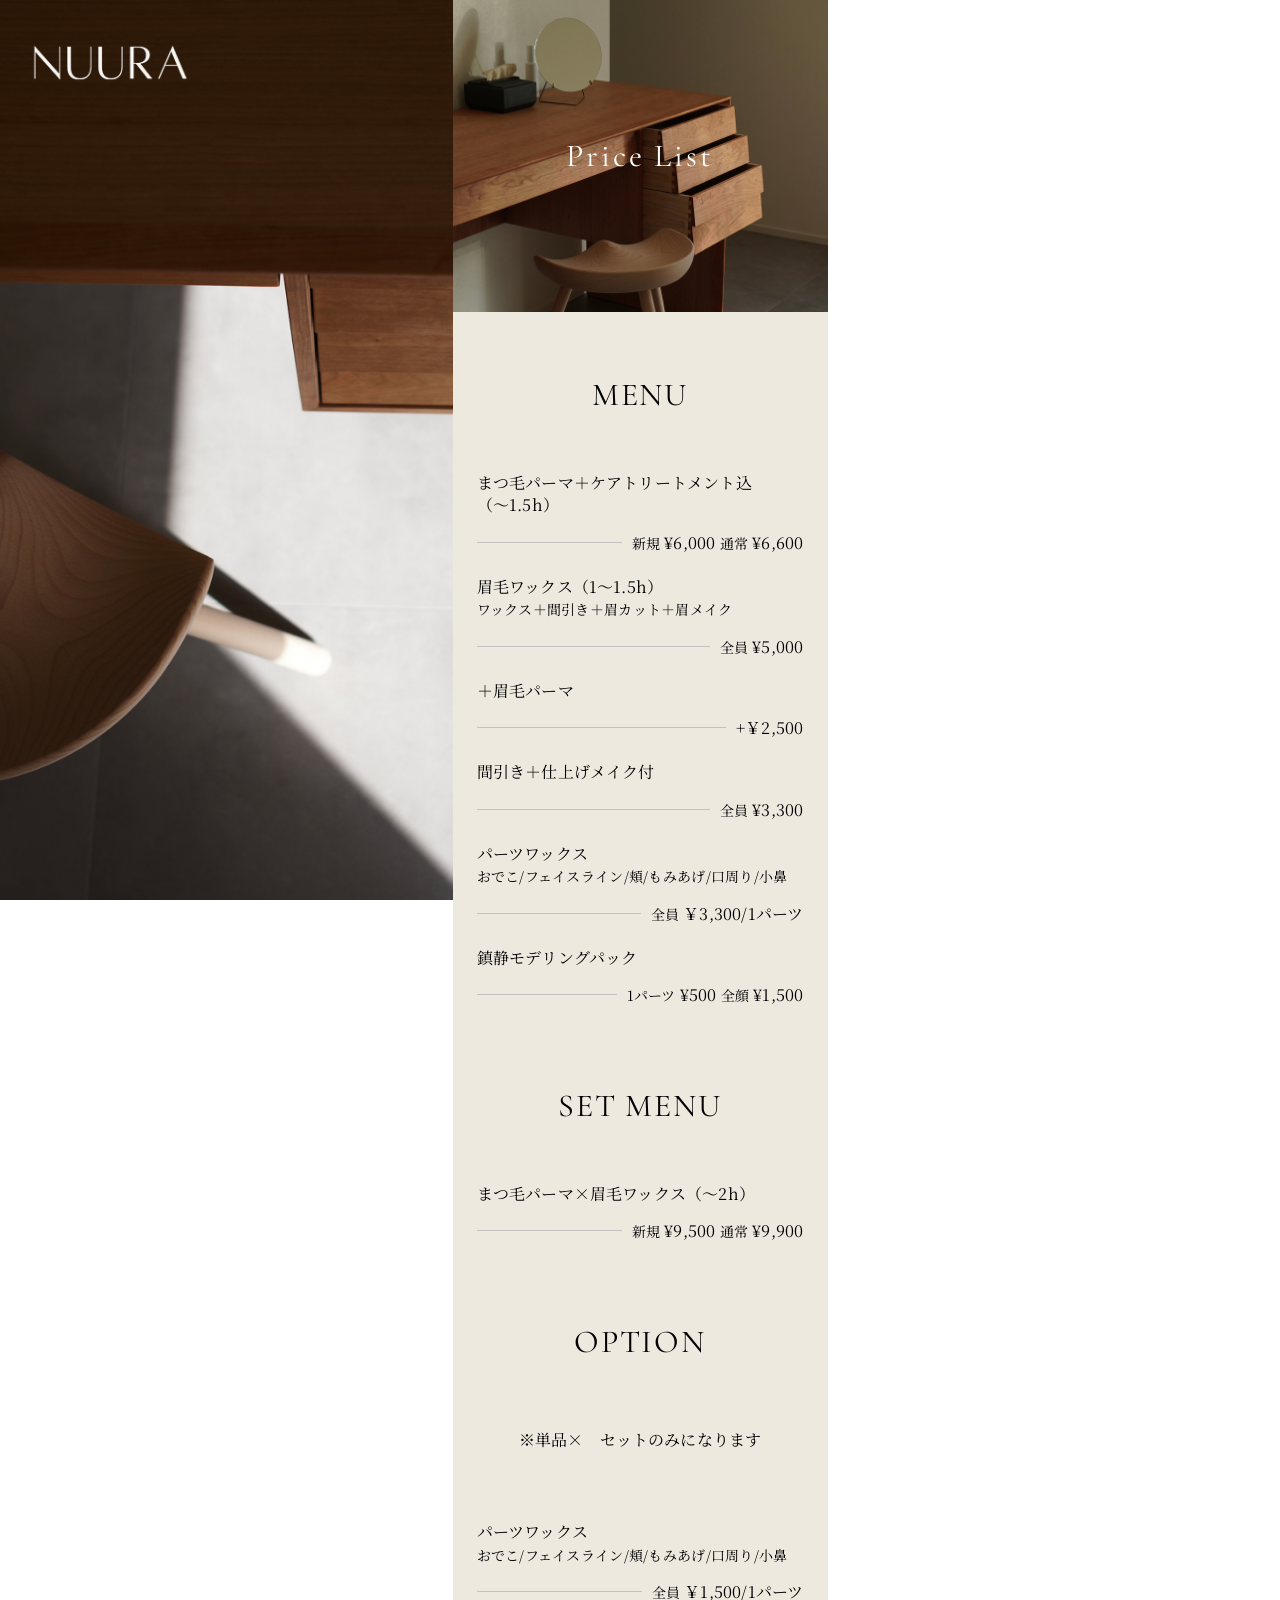
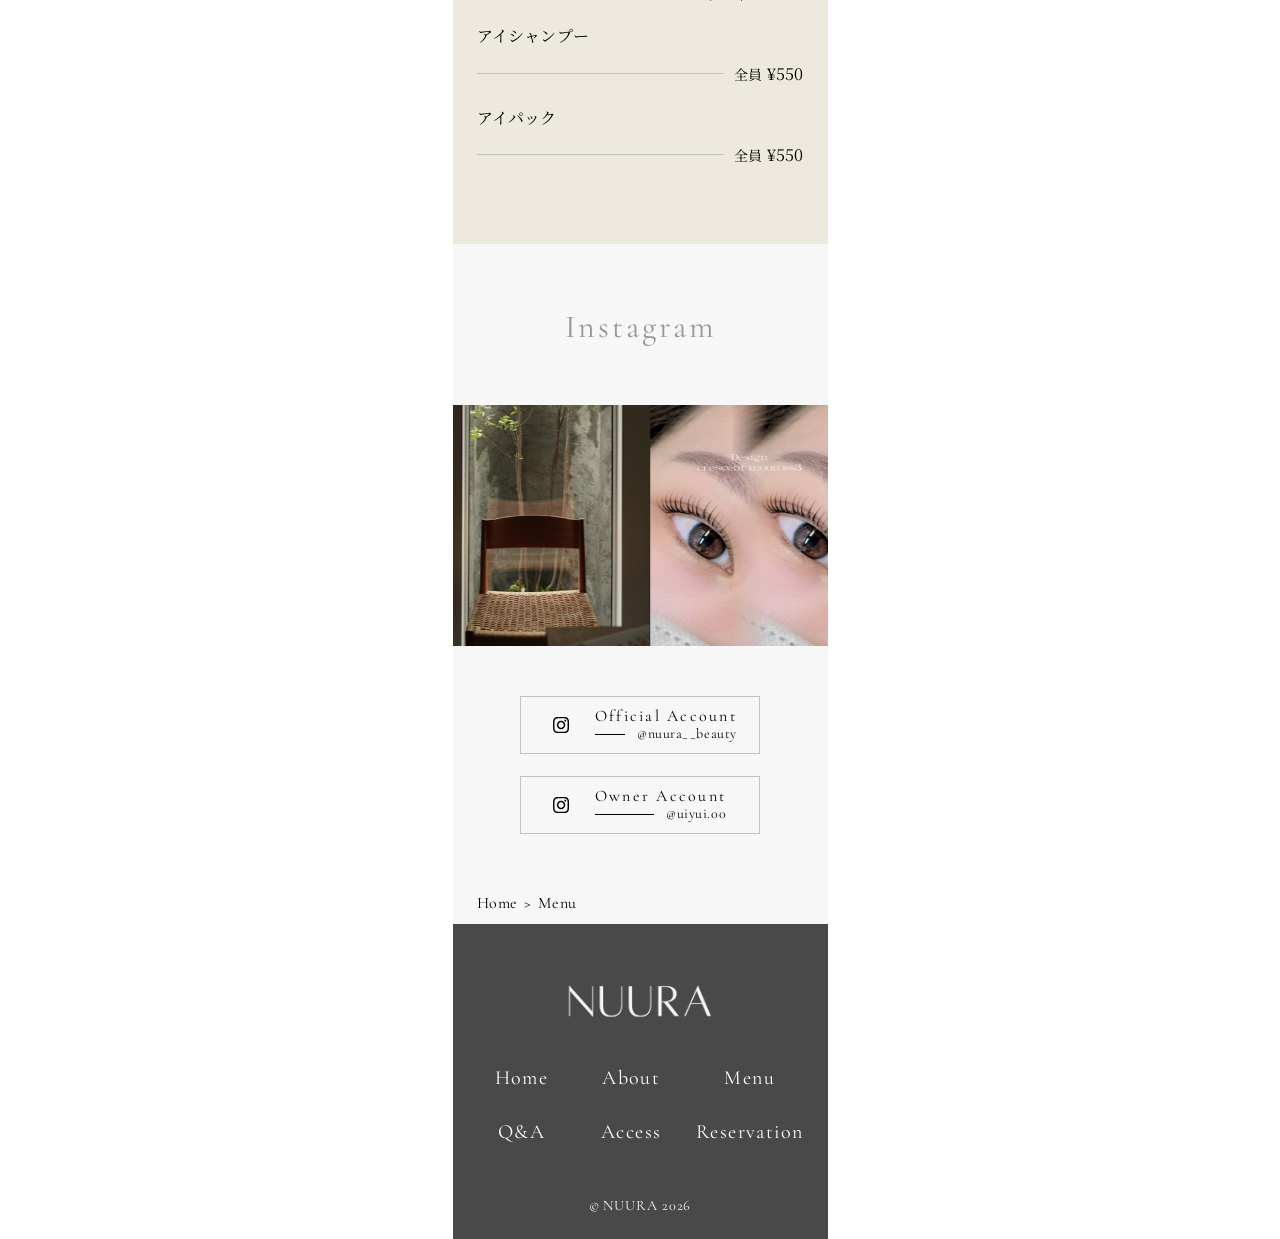
<file: menu.html>
<!DOCTYPE html>
<html lang="ja">
<head>
    <!-- favicon apple-touch-icon -->
    <link rel="shortcut icon" href="assets/images/favicon.ico">
    <link rel="apple-touch-icon" sizes="904×904" href="assets/images/apple-touch-icon.png">
    <link rel="icon" type="image/png" href="assets/images/android-chrome-256x256.png">

    <meta charset="UTF-8">
    <meta name="viewport" content="width=device-width, initial-scale=1.0">
    <meta name="description" content="アイサロンのホームページ">
    <title>Menu | NUURA</title>

    <!-- web font -->
    <link rel="preconnect" href="https://fonts.googleapis.com">
<link rel="preconnect" href="https://fonts.gstatic.com" crossorigin>
<link href="https://fonts.googleapis.com/css2?family=Noto+Serif+JP:wght@200..900&display=swap" rel="stylesheet">
    <!-- css -->
     <link rel="stylesheet" href="assets/css/destyle.css">
     <link rel="stylesheet" href="assets/css/style.css">
</head>
<body>
     <div id="container" class="container">
        <header class="header is-white u-sp-only">
            <h1 class="header__topic">
                <a href="index.html">
                    <img class="header__logo--b" src="assets/images/logo.png" alt="NUURA">
                </a>
            </h1>
            <nav class="nav" id="g-nav">
                <div class="nav__header">
                    <button type="button" class="nav__btn" aria-label="メニューを閉じる">
                        <img src="assets/images/btn-header-close.svg" alt="">
                    </button>
                </div>
                <ul class="nav__list">
                    <li class="nav__item"><a href="index.html">Home</a></li>
                    <li class="nav__item"><a href="about.html">About</a></li>
                    <li class="nav__item"><a href="menu.html">Menu</a></li>
                    <li class="nav__item"><a href="question.html">Q&A</a></li>
                    <li class="nav__item"><a href="access.html">Access</a></li>
                    <li class="nav__item"><a href="reservation.html">Reservation</a></li>
                </ul>
                <a href="https://www.instagram.com/nuura__beauty/" class="nav__insta__btn" target="_blank" rel="noopener noreferrer">
                    <img src="assets/images/btn-insta-w.svg" alt="">
                </a>
            </nav>
            <!-- .header__btn  -->
            <div class="header__list">
                <a href="https://www.instagram.com/nuura__beauty/" class="insta__btn" target="_blank" rel="noopener noreferrer">
                    <img class="insta__btn--b" src="assets/images/btn-insta-b.svg" alt="">
                </a>
                <button type="button" class="header__btn" aria-controls="g-nav" aria-expanded="false" aria-label="メニューを開く">
                    <img class="header__btn--b" src="assets/images/btn-header-menu-b.svg" alt="">
                </button>
            </div>
        </header>

        <div class="fixed-left-pc">
            <a href="index.html" class="fixed-left-pc__logo">
                <img src="assets/images/logo-w.png" alt="NUURA">
            </a>
        </div>

        <div class="fixed-right-pc">
            <nav class="header__nav-pc">
                <ul class="nav__list">
                    <li class="nav__item"><a href="index.html">Home</a></li>
                    <li class="nav__item"><a href="about.html">About</a></li>
                    <li class="nav__item"><a href="menu.html">Menu</a></li>
                    <li class="nav__item"><a href="question.html">Q&A</a></li>
                    <li class="nav__item"><a href="access.html">Access</a></li>
                </ul>
                <a href="https://www.instagram.com/nuura__beauty/" class="nav__insta__btn" target="_blank" rel="noopener noreferrer">
                    <img class="insta__btn--b" src="assets/images/btn-insta-b.svg" alt="">
                </a>
            </nav>
            <div class="reservation-round-btn-wrapper reservation-round-btn-wrapper--pc">
                <a href="reservation.html#reservation-method" class="reservation-round-btn">
                    <div class="reservation-round-arc-text js-arcText"><span>c</span><span>l</span><span>i</span><span>c</span><span>k</span><span> </span><span>h</span><span>e</span><span>r</span><span>e</span><span> </span><span> </span><span>c</span><span>l</span><span>i</span><span>c</span><span>k</span><span> </span><span>h</span><span>e</span><span>r</span><span>e</span><span> </span><span> </span><span>c</span><span>l</span><span>i</span><span>c</span><span>k</span><span> </span><span>h</span><span>e</span><span>r</span><span>e</span><span> </span><span> </span></div>
                    <span class="reservation-round-center-text">Reservation</span>
                </a>
            </div>
        </div>
        <main class="menu">
            <div class="reservation-round-btn-wrapper reservation-round-btn-wrapper--sp">
                <a href="reservation.html#reservation-method" class="reservation-round-btn">
                    <div class="reservation-round-arc-text js-arcText"><span>c</span><span>l</span><span>i</span><span>c</span><span>k</span><span> </span><span>h</span><span>e</span><span>r</span><span>e</span><span> </span><span> </span><span>c</span><span>l</span><span>i</span><span>c</span><span>k</span><span> </span><span>h</span><span>e</span><span>r</span><span>e</span><span> </span><span> </span><span>c</span><span>l</span><span>i</span><span>c</span><span>k</span><span> </span><span>h</span><span>e</span><span>r</span><span>e</span><span> </span><span> </span></div>
                    <span class="reservation-round-center-text">Reservation</span>
                </a>
            </div>
            <figure class="menu-mainImg">
                <picture>
                    <source srcset="assets/images/img_menu-main-sp.jpg" media="(max-width: 767px)" />
                    <img src="assets/images/img_menu-main-sp.jpg" alt="メイン画像" />
                </picture>
                <h1 class="section-title-font-en">
                    Price List
                </h1>
            </figure>
            <section id="menu" class="section section--menu">
                <div class="menu-inner">
                    <div class="menu-container">
                        <h2 class="menu-title">MENU</h2>
                        <ul class="menu-list">
                            <li class="menu-item">
                                <h3 class="menu-text">
                                    まつ毛パーマ＋ケアトリートメント込<br>
                                    （〜1.5h）
                                </h3>
                                <div class="menu-price-item">
                                    <div class="menu-item-line"></div>
                                    <p>
                                        <span class="label">新規</span>
                                        <span class="price">¥6,000</span>
                                        <span class="label">通常</span>
                                        <span class="price">¥6,600</span>
                                    </p>

                                </div>

                            </li>
                            <li class="menu-item">
                                <h3 class="menu-text">
                                    眉毛ワックス（1〜1.5h）<br>
                                    <span>
                                        ワックス＋間引き＋眉カット＋眉メイク
                                    </span>
                                </h3>
                                <div class="menu-price-item">
                                    <div class="menu-item-line"></div>
                                    <p>
                                        <span class="label">全員</span>
                                        <span class="price">¥5,000</span>
                                    </p>
                                </div>
                            </li>
                            <li class="menu-item">
                                <h3 class="menu-text">
                                    ＋眉毛パーマ
                                </h3>
                                <div class="menu-price-item">
                                    <div class="menu-item-line"></div>
                                    <p>
                                        <span class="price">+￥2,500</span>
                                    </p>
                                </div>
                            </li>
                            <li class="menu-item">
                                <h3 class="menu-text">
                                    間引き＋仕上げメイク付
                                </h3>
                                <div class="menu-price-item">
                                    <div class="menu-item-line"></div>
                                    <p>
                                        <span class="label">全員</span>
                                        <span class="price">¥3,300</span>
                                    </p>
                                </div>
                            </li>
                            <li class="menu-item">
                                <h3 class="menu-text">
                                    パーツワックス<br>
                                    <span>
                                        おでこ/フェイスライン/頬/もみあげ/口周り/小鼻
                                    </span>
                                </h3>
                                <div class="menu-price-item">
                                    <div class="menu-item-line"></div>
                                    <p>
                                        <span class="label">全員</span>
                                        <span class="price">￥3,300/1パーツ</span>
                                    </p>
                                </div>
                            </li>
                            <li class="menu-item">
                                <h3 class="menu-text">
                                    鎮静モデリングパック
                                </h3>
                                <div class="menu-price-item">
                                    <div class="menu-item-line"></div>
                                    <p>
                                        <span class="label">1パーツ</span>
                                        <span class="price">¥500</span>
                                        <span class="label">全顔</span>
                                        <span class="price">¥1,500</span>
                                    </p>
                                </div>
                            </li>
                        </ul>
                        <h2 class="menu-title">
                            SET MENU
                        </h2>
                        <ul class="menu-list">
                            <li class="menu-item">
                                <h3 class="menu-text">
                                    まつ毛パーマ×眉毛ワックス（〜2h）
                                </h3>
                                <div class="menu-price-item">
                                    <div class="menu-item-line"></div>
                                    <p>
                                        <span class="label">新規</span>
                                        <span class="price">¥9,500</span>
                                        <span class="label">通常</span>
                                        <span class="price">¥9,900</span>
                                    </p>
                                </div>
                            </li>
                        </ul>
                        <h2 class="menu-title">
                            OPTION
                        </h2>
                        <p class="menu-title-desc">
                            ※単品×　セットのみになります
                        </p>
                        <ul class="menu-list">
                            <li class="menu-item">
                                <h3 class="menu-text">
                                    パーツワックス<br>
                                    <span>
                                        おでこ/フェイスライン/頬/もみあげ/口周り/小鼻
                                    </span>
                                </h3>
                                <div class="menu-price-item">
                                    <div class="menu-item-line"></div>
                                    <p>
                                        <span class="label">全員</span>
                                        <span class="price">￥1,500/1パーツ</span>
                                    </p>
                                </div>
                            </li>
                            <li class="menu-item">
                                <h3 class="menu-text">
                                    アイシャンプー
                                </h3>
                                <div class="menu-price-item">
                                    <div class="menu-item-line"></div>
                                    <p>
                                        <span class="label">全員</span>
                                        <span class="price">¥550</span>
                                    </p>
                                </div>
                            </li>
                            <li class="menu-item">
                                <h3 class="menu-text">
                                    アイパック
                                </h3>
                                <div class="menu-price-item">
                                    <div class="menu-item-line"></div>
                                    <p>
                                        <span class="label">全員</span>
                                        <span class="price">¥550</span>
                                    </p>
                                </div>
                            </li>
                        </ul>
                    </div>
                </div>
            </section>
            <section id="media" class="section section--media">
                <div class="media-inner">
                    <h1 class="section-title-font-en">
                        Instagram
                    </h1>
<div class="slider-wrapper">
  <ul class="slider">
    <li class="slide">
      <img src="assets/images/img-media-01.jpg" alt="media01" />
    </li>
    <li class="slide">
      <img src="assets/images/img-media-02.jpg" alt="media02" />
    </li>
    <li class="slide">
      <img src="assets/images/img-media-03.jpg" alt="media02" />
    </li>
    <li class="slide">
      <img src="assets/images/img-media-04.jpg" alt="media02" />
    </li>
    <li class="slide">
      <img src="assets/images/img-media-05.jpg" alt="media02" />
    </li>
    <li class="slide">
      <img src="assets/images/img-media-06.jpg" alt="media02" />
    </li>
  </ul>
  <ul class="slider">
    <li class="slide">
      <img src="assets/images/img-media-01.jpg" alt="media01" />
    </li>
    <li class="slide">
      <img src="assets/images/img-media-02.jpg" alt="media02" />
    </li>
    <li class="slide">
      <img src="assets/images/img-media-03.jpg" alt="media02" />
    </li>
    <li class="slide">
      <img src="assets/images/img-media-04.jpg" alt="media02" />
    </li>
    <li class="slide">
      <img src="assets/images/img-media-05.jpg" alt="media02" />
    </li>
    <li class="slide">
      <img src="assets/images/img-media-06.jpg" alt="media02" />
    </li>
  </ul>
</div>
                    <!-- <div class="loop-slide">
                        <div class="loop-slide-wrapper">
                            <div class="loop-slide-slide">
                                <figure class="media-img--01">     
                                    <img src="assets/images/img-media-01.jpg" alt="media01" />
                                </figure>
                            </div>
                            <div class="loop-slide-slide">
                                <figure class="media-img--02">     
                                    <img src="assets/images/img-media-02.jpg" alt="media02" />
                                </figure>
                            </div>
                            <div class="loop-slide-slide">
                                <figure class="media-img--03">     
                                    <img src="assets/images/img-media-03.jpg" alt="media02" />
                                </figure>
                            </div>
                            <div class="loop-slide-slide">
                                <figure class="media-img--04">     
                                    <img src="assets/images/img-media-04.jpg" alt="media02" />
                                </figure>
                            </div>
                            <div class="loop-slide-slide">
                                <figure class="media-img--05">     
                                    <img src="assets/images/img-media-05.jpg" alt="media02" />
                                </figure>
                            </div>
                            <div class="loop-slide-slide">
                                <figure class="media-img--06">     
                                    <img src="assets/images/img-media-06.jpg" alt="media02" />
                                </figure>
                            </div>
                        </div>
                    </div> -->
                    <div>
                        <a href="https://www.instagram.com/nuura__beauty/" class="media-info-link" target="_blank" rel="noopener noreferrer">
                            <div class="media-info-btn">
                                <img src="assets/images/btn-insta-b.svg" alt="">
                                <div class="media-info-box">
                                    <p class="media-info-title">Official Account</p>
                                    <div class="media-info-account">
                                        <div class="media-info-account-line"></div>
                                        <p class="media-info-account-name">@nuura__beauty</p>
                                    </div>
                                </div>
                            </div>
                        </a>
                        <a href="https://www.instagram.com/uiyui.00/" class="media-info-link" target="_blank" rel="noopener noreferrer">
                            <div class="media-info-btn-02">
                                <img src="assets/images/btn-insta-b.svg" alt="">
                                <div class="media-info-box">
                                    <p class="media-info-title">Owner Account</p>
                                    <div class="media-info-account">
                                        <div class="media-info-account-line"></div>
                                        <p class="media-info-account-name">@uiyui.00</p>
                                    </div>
                                </div>
                            </div>
                        </a>
                    </div>
                </div>
            </section>
            <p class="breadcrumb">
                <a href="index.html">Home</a>
                <span>Menu</span>
            </p>
        </main>
        <footer class="footer">
            <section class="footer-inner">
                <img src="assets/images/logo-w.png" alt="NUURA">

                <ul class="footer__list">
                    <li class="footer__item"><a href="index.html">Home</a></li>
                    <li class="footer__item"><a href="about.html">About</a></li>
                    <li class="footer__item"><a href="menu.html">Menu</a></li>
                    <li class="footer__item"><a href="question.html">Q&A</a></li>
                    <li class="footer__item"><a href="access.html">Access</a></li>
                    <li class="footer__item"><a href="reservation.html">Reservation</a></li>
                </ul>

                <p class="copy"><small>&copy; NUURA 2026</small></p>
            </section>
        </footer>
    </div>
    <script src="https://code.jquery.com/jquery-3.7.0.min.js" integrity="sha256-2Pmvv0kuTBOenSvLm6bvfBSSHrUJ+3A7x6P5Ebd07/g=" crossorigin="anonymous"></script>
    <script src="assets/js/main.js"></script>   
</body>
</html>
</file>
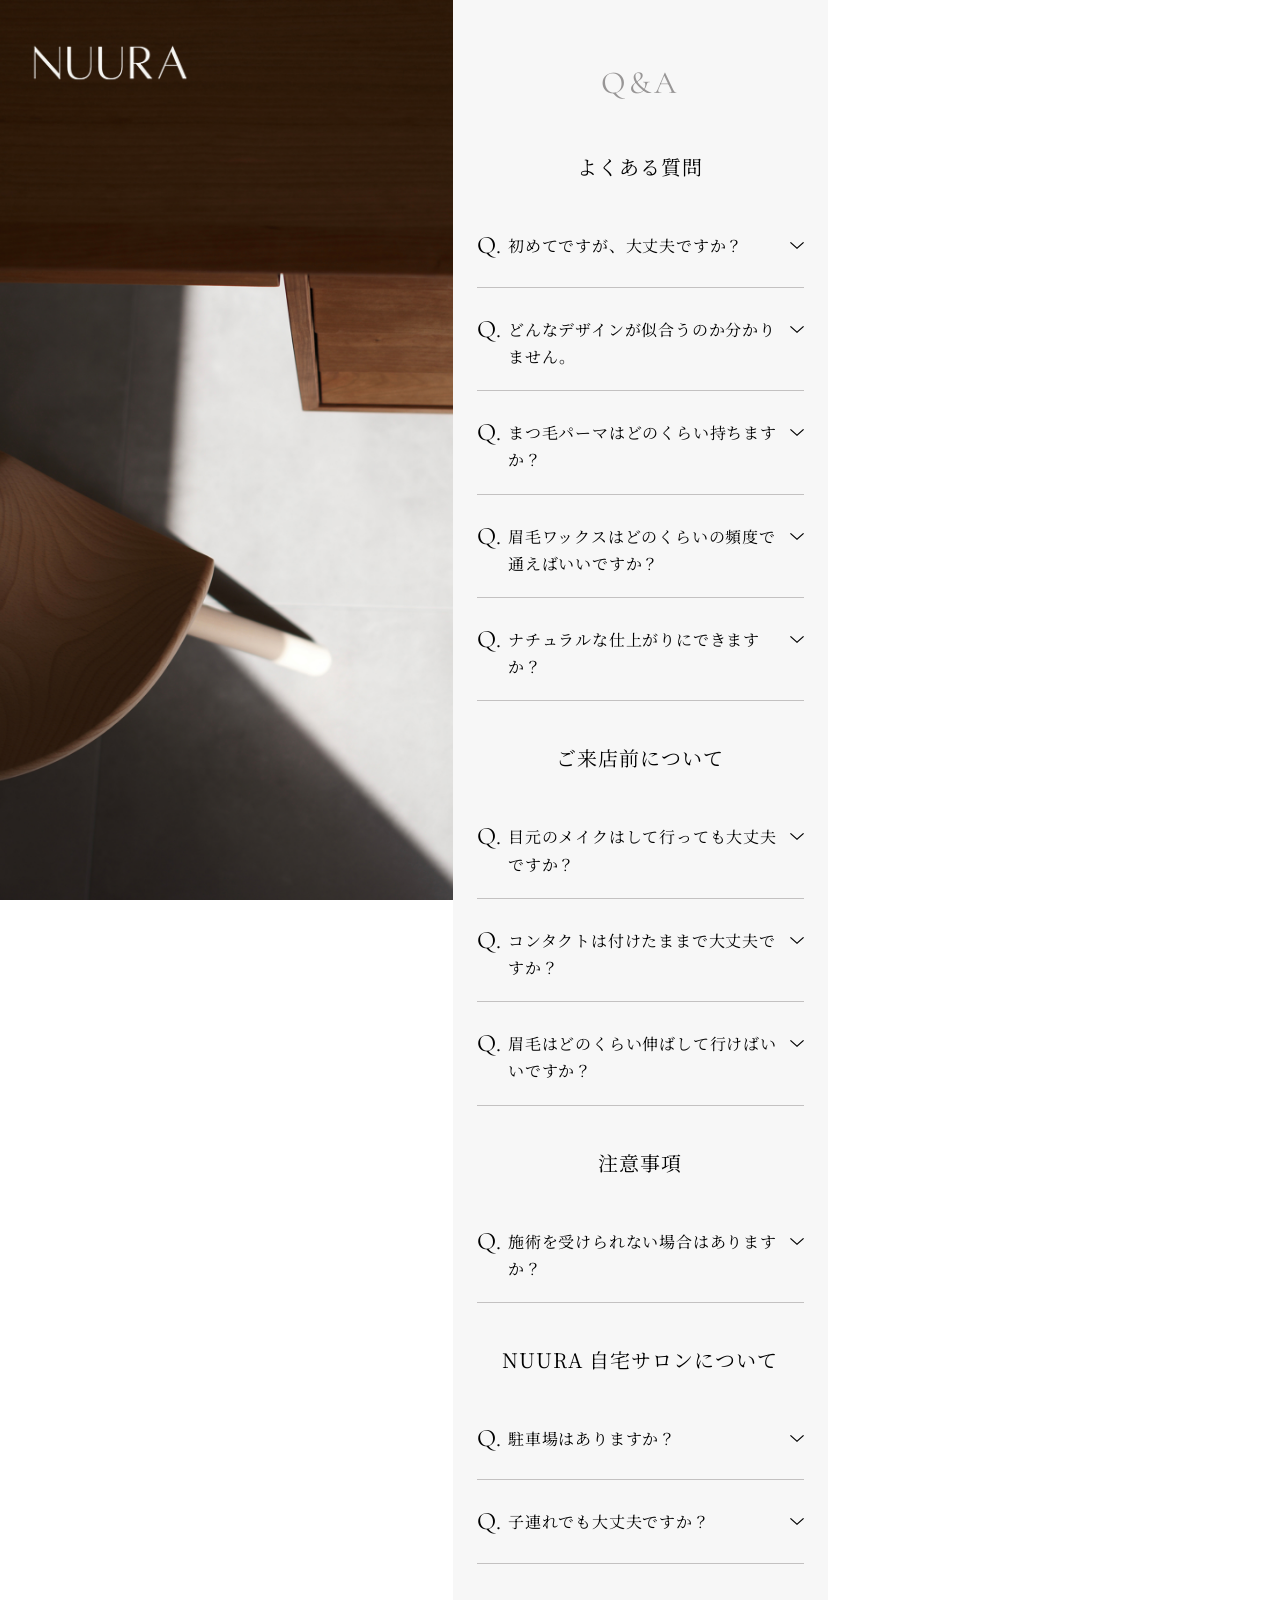
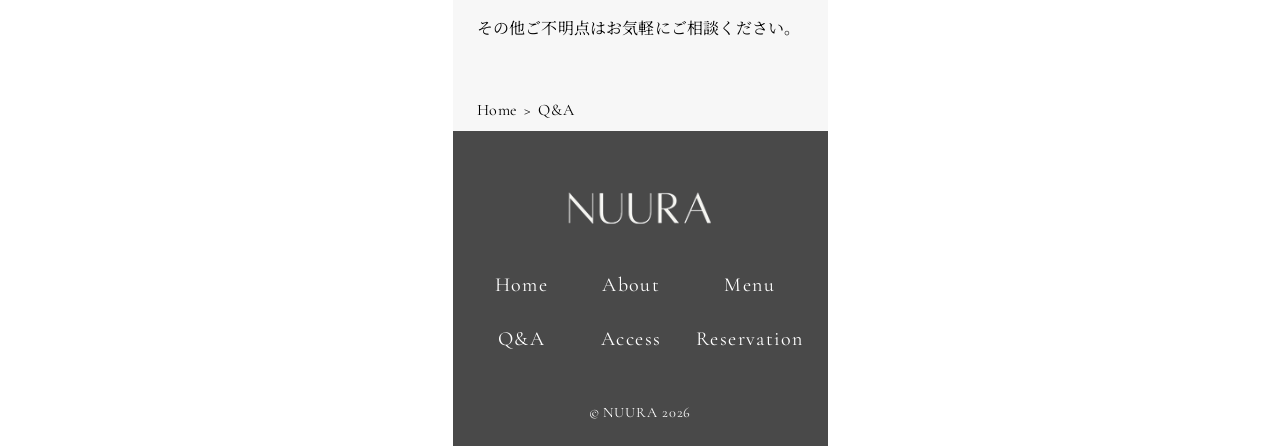
<file: question.html>
<!DOCTYPE html>
<html lang="ja">
<head>
    <!-- favicon apple-touch-icon -->
    <link rel="shortcut icon" href="assets/images/favicon.ico">
    <link rel="apple-touch-icon" sizes="904×904" href="assets/images/apple-touch-icon.png">
    <link rel="icon" type="image/png" href="assets/images/android-chrome-256x256.png">

    <meta charset="UTF-8">
    <meta name="viewport" content="width=device-width, initial-scale=1.0">
    <meta name="description" content="アイサロンのホームページ">
    <title>Q&A | NUURA</title>

    <!-- web font -->
    <link rel="preconnect" href="https://fonts.googleapis.com">
<link rel="preconnect" href="https://fonts.gstatic.com" crossorigin>
<link href="https://fonts.googleapis.com/css2?family=Noto+Serif+JP:wght@200..900&display=swap" rel="stylesheet">
    <!-- css -->
     <link rel="stylesheet" href="assets/css/destyle.css">
     <link rel="stylesheet" href="assets/css/style.css">
</head>
<body>
     <div id="container" class="container">
        <header class="header is-white u-sp-only">
            <h1 class="header__topic">
                <a href="index.html">
                    <img class="header__logo--b" src="assets/images/logo.png" alt="NUURA">
                </a>
            </h1>
            <nav class="nav" id="g-nav">
                <div class="nav__header">
                    <button type="button" class="nav__btn" aria-label="メニューを閉じる">
                        <img src="assets/images/btn-header-close.svg" alt="">
                    </button>
                </div>
                <ul class="nav__list">
                    <li class="nav__item"><a href="index.html">Home</a></li>
                    <li class="nav__item"><a href="about.html">About</a></li>
                    <li class="nav__item"><a href="menu.html">Menu</a></li>
                    <li class="nav__item"><a href="question.html">Q&A</a></li>
                    <li class="nav__item"><a href="access.html">Access</a></li>
                    <li class="nav__item"><a href="reservation.html">Reservation</a></li>
                </ul>
                <a href="https://www.instagram.com/nuura__beauty/" class="nav__insta__btn" target="_blank" rel="noopener noreferrer">
                    <img src="assets/images/btn-insta-w.svg" alt="">
                </a>
            </nav>
            <!-- .header__btn  -->
            <div class="header__list">
                <a href="https://www.instagram.com/nuura__beauty/" class="insta__btn" target="_blank" rel="noopener noreferrer">
                    <img class="insta__btn--b" src="assets/images/btn-insta-b.svg" alt="">
                </a>
                <button type="button" class="header__btn" aria-controls="g-nav" aria-expanded="false" aria-label="メニューを開く">
                    <img class="header__btn--b" src="assets/images/btn-header-menu-b.svg" alt="">
                </button>
            </div>
        </header>

        <div class="fixed-left-pc">
            <a href="index.html" class="fixed-left-pc__logo">
                <img src="assets/images/logo-w.png" alt="NUURA">
            </a>
        </div>

        <div class="fixed-right-pc">
            <nav class="header__nav-pc">
                <ul class="nav__list">
                    <li class="nav__item"><a href="index.html">Home</a></li>
                    <li class="nav__item"><a href="about.html">About</a></li>
                    <li class="nav__item"><a href="menu.html">Menu</a></li>
                    <li class="nav__item"><a href="question.html">Q&A</a></li>
                    <li class="nav__item"><a href="access.html">Access</a></li>
                </ul>
                <a href="https://www.instagram.com/nuura__beauty/" class="nav__insta__btn" target="_blank" rel="noopener noreferrer">
                    <img class="insta__btn--b" src="assets/images/btn-insta-b.svg" alt="">
                </a>
            </nav>
            <div class="reservation-round-btn-wrapper reservation-round-btn-wrapper--pc">
                <a href="reservation.html#reservation-method" class="reservation-round-btn">
                    <div class="reservation-round-arc-text js-arcText"><span>c</span><span>l</span><span>i</span><span>c</span><span>k</span><span> </span><span>h</span><span>e</span><span>r</span><span>e</span><span> </span><span> </span><span>c</span><span>l</span><span>i</span><span>c</span><span>k</span><span> </span><span>h</span><span>e</span><span>r</span><span>e</span><span> </span><span> </span><span>c</span><span>l</span><span>i</span><span>c</span><span>k</span><span> </span><span>h</span><span>e</span><span>r</span><span>e</span><span> </span><span> </span></div>
                    <span class="reservation-round-center-text">Reservation</span>
                </a>
            </div>
        </div>

        <main class="question">
            <section id="question" class="section section--question">
                <div class="reservation-round-btn-wrapper reservation-round-btn-wrapper--sp">
                    <a href="reservation.html#reservation-method" class="reservation-round-btn">
                        <div class="reservation-round-arc-text js-arcText"><span>c</span><span>l</span><span>i</span><span>c</span><span>k</span><span> </span><span>h</span><span>e</span><span>r</span><span>e</span><span> </span><span> </span><span>c</span><span>l</span><span>i</span><span>c</span><span>k</span><span> </span><span>h</span><span>e</span><span>r</span><span>e</span><span> </span><span> </span><span>c</span><span>l</span><span>i</span><span>c</span><span>k</span><span> </span><span>h</span><span>e</span><span>r</span><span>e</span><span> </span><span> </span></div>
                        <span class="reservation-round-center-text">Reservation</span>
                    </a>
                </div>
                <div class="question-inner">
                    <h1 class="section-title-font-en">
                        Q&A
                    </h1>
                    <div class="question-container">
                        <h2 class="question-title">
                            よくある質問
                        </h2>
                        <div class="question-item">
                            <div class="question-q">
                                <p class="question-mark">Q.</p>
                                <h3 class="question-q-txt">
                                    初めてですが、大丈夫ですか？
                                </h3>
                                <img src="assets/images/v-btn-more.svg" alt="">
                            </div>       
                            <div class="question-a">
                                <p class="question-mark">A.</p>
                                <p class="question-a-txt">
                                    もちろん大丈夫です。<br>
                                    丁寧にカウンセリングを行い、お目元やお顔のバランスに合わせてご提案させていただきますので、安心してご来店ください。
                                </p>
                            </div>
                            <div class="question-item-line"></div>
                        </div>

                        <div class="question-item">
                            <div class="question-q">
                                <p class="question-mark">Q.</p>
                                <h3 class="question-q-txt">
                                    どんなデザインが似合うのか分かりません。
                                </h3>
                                <img src="assets/images/v-btn-more.svg" alt="">
                            </div>
                            <div class="question-a">
                                <p class="question-mark">A.</p>
                                <p class="question-a-txt">
                                    お任せいただく方も多いです。<br>
                                    骨格や雰囲気、普段のメイクやライフスタイルに合わせて、“その人らしさ”を大切にデザインをご提案いたします。
                                </p>
                            </div>
                            <div class="question-item-line"></div>
                        </div>

                        <div class="question-item">
                            <div class="question-q">
                                <p class="question-mark">Q.</p>
                                <h3 class="question-q-txt">
                                    まつ毛パーマはどのくらい持ちますか？
                                </h3>
                                <img src="assets/images/v-btn-more.svg" alt="">
                            </div>
                            <div class="question-a">
                                <p class="question-mark">A.</p>
                                <p class="question-a-txt">
                                    個人差はありますが、約4〜6週間ほど持続します。
                                </p>
                            </div>
                            <div class="question-item-line"></div>
                        </div>

                        <div class="question-item">
                            <div class="question-q">
                                <p class="question-mark">Q.</p>
                                <h3 class="question-q-txt">
                                    眉毛ワックスはどのくらいの頻度で通えばいいですか？
                                </h3>
                                <img src="assets/images/v-btn-more.svg" alt="">
                            </div>
                            <div class="question-a">
                                <p class="question-mark">A.</p>
                                <p class="question-a-txt">
                                    3〜4週間に1回のペースがおすすめです。<br>
                                    継続することで形が整いやすくなります。
                                </p>
                            </div>
                            <div class="question-item-line"></div>
                        </div>

                        <div class="question-item">
                            <div class="question-q">
                                <p class="question-mark">Q.</p>
                                <h3 class="question-q-txt">
                                    ナチュラルな仕上がりにできますか？
                                </h3>
                                <img src="assets/images/v-btn-more.svg" alt="">
                            </div>
                            <div class="question-a">
                                <p class="question-mark">A.</p>
                                <p class="question-a-txt">
                                    NUURAでは、“やりすぎない自然な美しさ”を大切にしています。<br>
                                    しっかり変化を感じながらも、お顔に馴染むデザインをご提案しています。
                                </p>
                            </div>
                            <div class="question-item-line"></div>
                        </div>
                    </div>

                    <div class="question-container">
                        <h2 class="question-title">
                            ご来店前について
                        </h2>
                        <div class="question-item">
                            <div class="question-q">
                                <p class="question-mark">Q.</p>
                                <h3 class="question-q-txt">
                                    目元のメイクはして行っても大丈夫ですか？
                                </h3>
                                <img src="assets/images/v-btn-more.svg" alt="">
                            </div>
                            <div class="question-a">
                                <p class="question-mark">A.</p>
                                <p class="question-a-txt">
                                    眉毛メイクのみ可能です。<br>
                                    アイメイクは、マスカラ、アイラインはお控え下さい。
                                </p>
                            </div>
                            <div class="question-item-line"></div>
                        </div>

                        <div class="question-item">
                            <div class="question-q">
                                <p class="question-mark">Q.</p>
                                <h3 class="question-q-txt">
                                    コンタクトは付けたままで大丈夫ですか？
                                </h3>
                                <img src="assets/images/v-btn-more.svg" alt="">
                            </div>
                            <div class="question-a">
                                <p class="question-mark">A.</p>
                                <p class="question-a-txt">
                                    ハードレンズの場合は外して頂きいていますので、ケースのご持参をお願いいたします。 ソフトコンタクトは基本的に可能ですが、気になる方はケースのご持参をおすすめしています。
                                </p>
                            </div>
                            <div class="question-item-line"></div>
                        </div>

                        <div class="question-item">
                            <div class="question-q">
                                <p class="question-mark">Q.</p>
                                <h3 class="question-q-txt">
                                    眉毛はどのくらい伸ばして行けばいいですか？
                                </h3>
                                <img src="assets/images/v-btn-more.svg" alt="">
                            </div>
                            <div class="question-a">
                                <p class="question-mark">A.</p>
                                <p class="question-a-txt">
                                    できるだけ、伸ばせるまで伸ばした状態でご来店いただくと、仕上がりがより綺麗になります。
                                </p>
                            </div>
                            <div class="question-item-line"></div>
                        </div>
                    </div>

                    <div class="question-container">
                        <h2 class="question-title">
                            注意事項
                        </h2>
                        <div class="question-item">
                            <div class="question-q">
                                <p class="question-mark">Q.</p>
                                <h3 class="question-q-txt">
                                    施術を受けられない場合はありますか？
                                </h3>
                                <img src="assets/images/v-btn-more.svg" alt="">
                            </div>
                            <div class="question-a">
                                <p class="question-mark">A.</p>
                                <p class="question-a-txt">
                                    目元に炎症やトラブルがある場合は、施術をお控えいただくことがあります。気になる点があれば事前にご相談ください。
                                </p>
                            </div>
                            <div class="question-item-line"></div>
                        </div>
                    </div>

                    <div class="question-container">
                        <h2 class="question-title">
                            NUURA 自宅サロンについて
                        </h2>
                        <div class="question-item">
                            <div class="question-q">
                                <p class="question-mark">Q.</p>
                                <h3 class="question-q-txt">
                                    駐車場はありますか？
                                </h3>
                                <img src="assets/images/v-btn-more.svg" alt="">
                            </div>
                            <div class="question-a">
                                <p class="question-mark">A.</p>
                                <p class="question-a-txt">
                                    ございます。建物前の砂利スペースはどこに停めて頂いても大丈夫です。
                                </p>
                            </div>
                            <div class="question-item-line"></div>
                        </div>

                        <div class="question-item">
                            <div class="question-q">
                                <p class="question-mark">Q.</p>
                                <h3 class="question-q-txt">
                                    子連れでも大丈夫ですか？
                                </h3>
                                <img src="assets/images/v-btn-more.svg" alt="">
                            </div>
                            <div class="question-a">
                                <p class="question-mark">A.</p>
                                <p class="question-a-txt">
                                    お子様連れ可能です。事前にご相談ください。
                                </p>
                            </div>
                            <div class="question-item-line"></div>
                        </div>
                    </div>

                    <p class="question-container-lead">
                        その他ご不明点はお気軽にご相談ください。
                    </p>
                </div>
            </section>
            <p class="breadcrumb">
                <a href="index.html">Home</a>
                <span>Q&A</span>
            </p>
        </main>
        <footer class="footer">
            <section class="footer-inner">
                <img src="assets/images/logo-w.png" alt="NUURA">

                <ul class="footer__list">
                    <li class="footer__item"><a href="index.html">Home</a></li>
                    <li class="footer__item"><a href="about.html">About</a></li>
                    <li class="footer__item"><a href="menu.html">Menu</a></li>
                    <li class="footer__item"><a href="question.html">Q&A</a></li>
                    <li class="footer__item"><a href="access.html">Access</a></li>
                    <li class="footer__item"><a href="reservation.html">Reservation</a></li>
                </ul>

                <p class="copy"><small>&copy; NUURA 2026</small></p>
            </section>
        </footer>
    </div>
    <script src="https://code.jquery.com/jquery-3.7.0.min.js" integrity="sha256-2Pmvv0kuTBOenSvLm6bvfBSSHrUJ+3A7x6P5Ebd07/g=" crossorigin="anonymous"></script>
    <script src="assets/js/main.js"></script>   
</body>
</html>
</file>
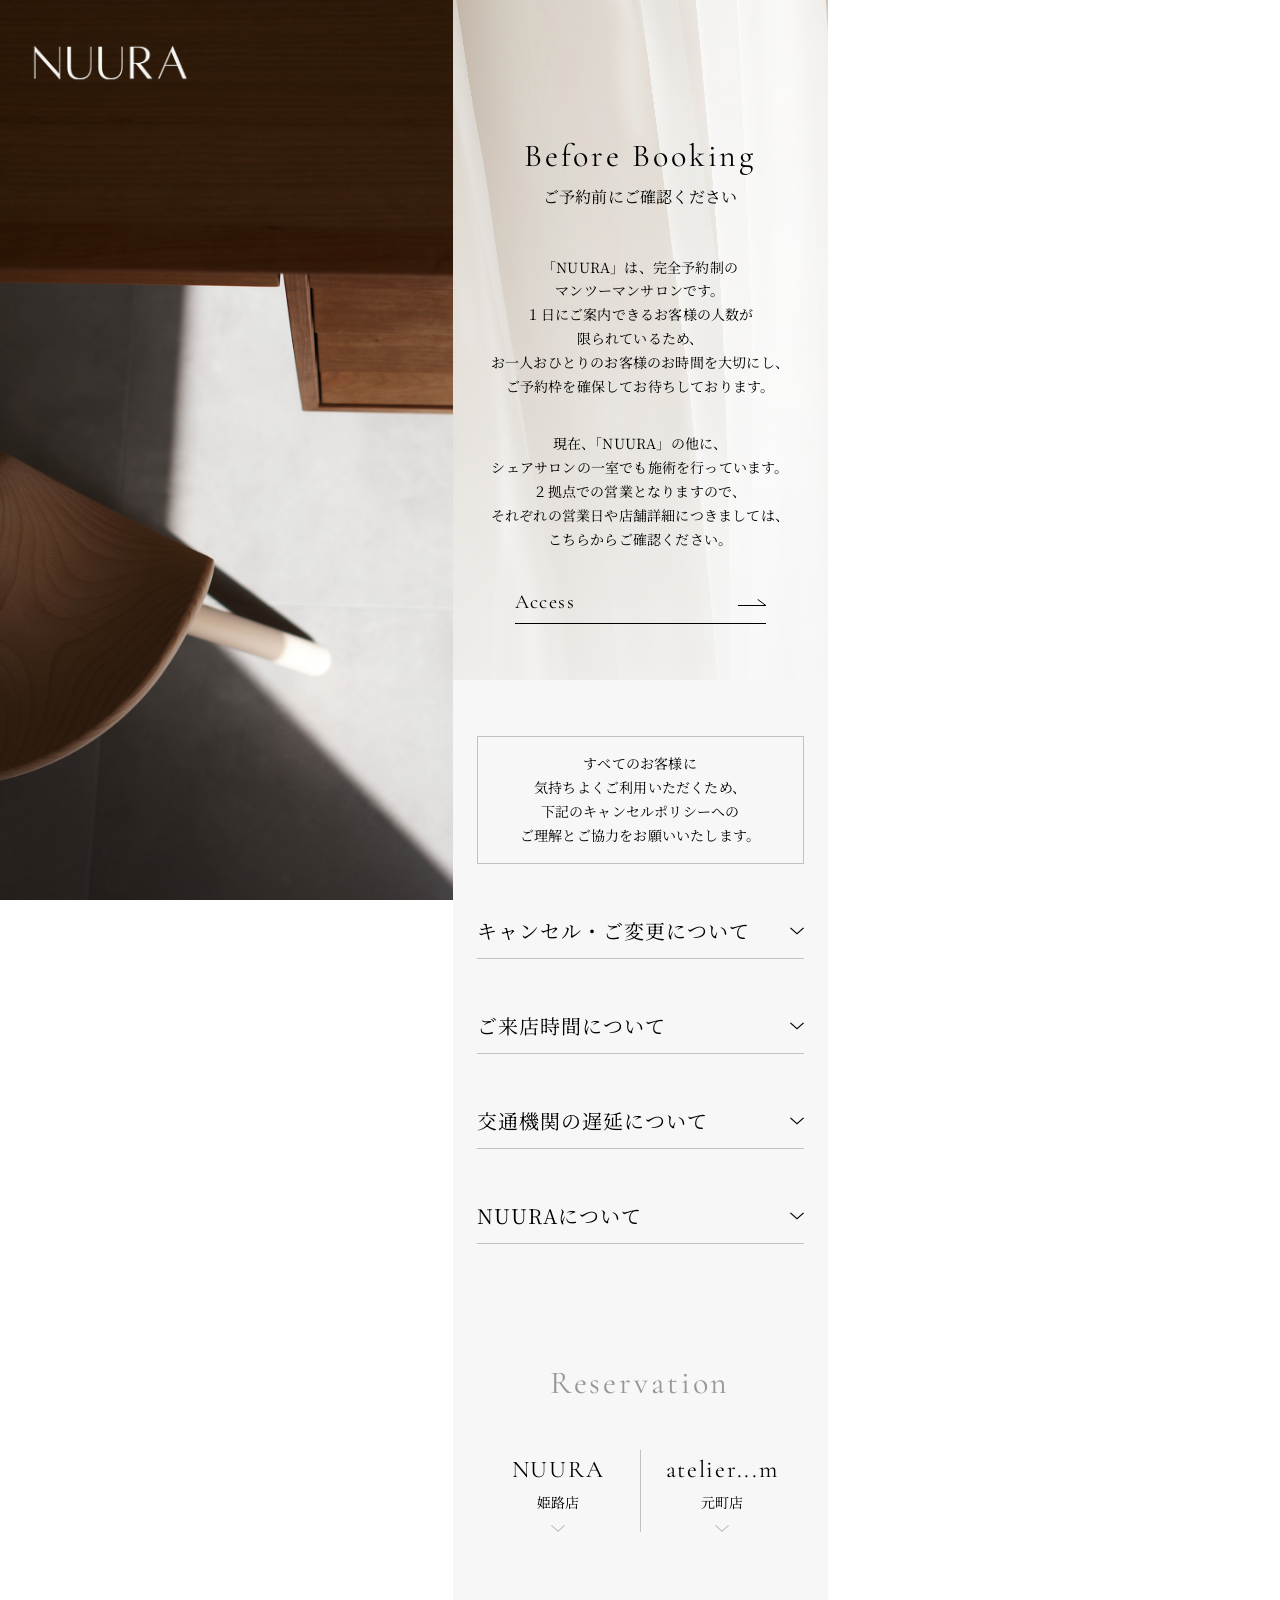
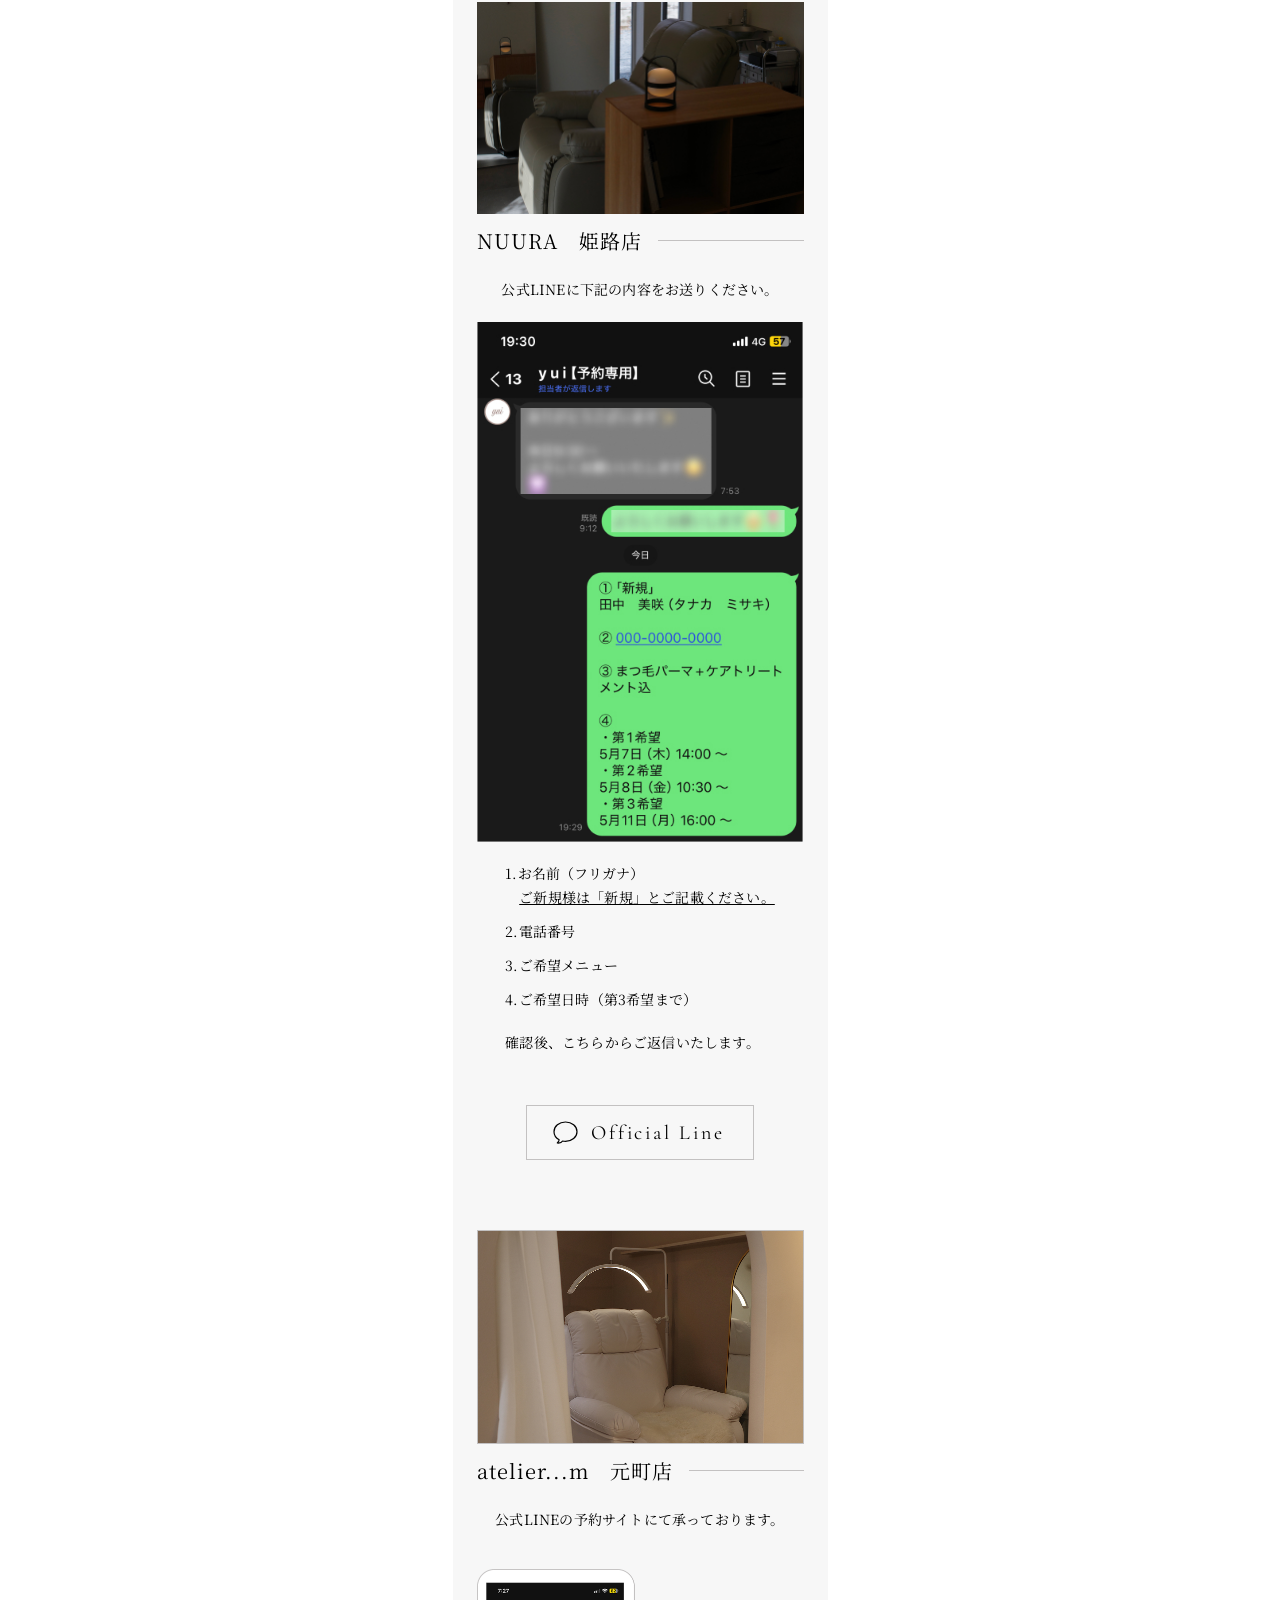
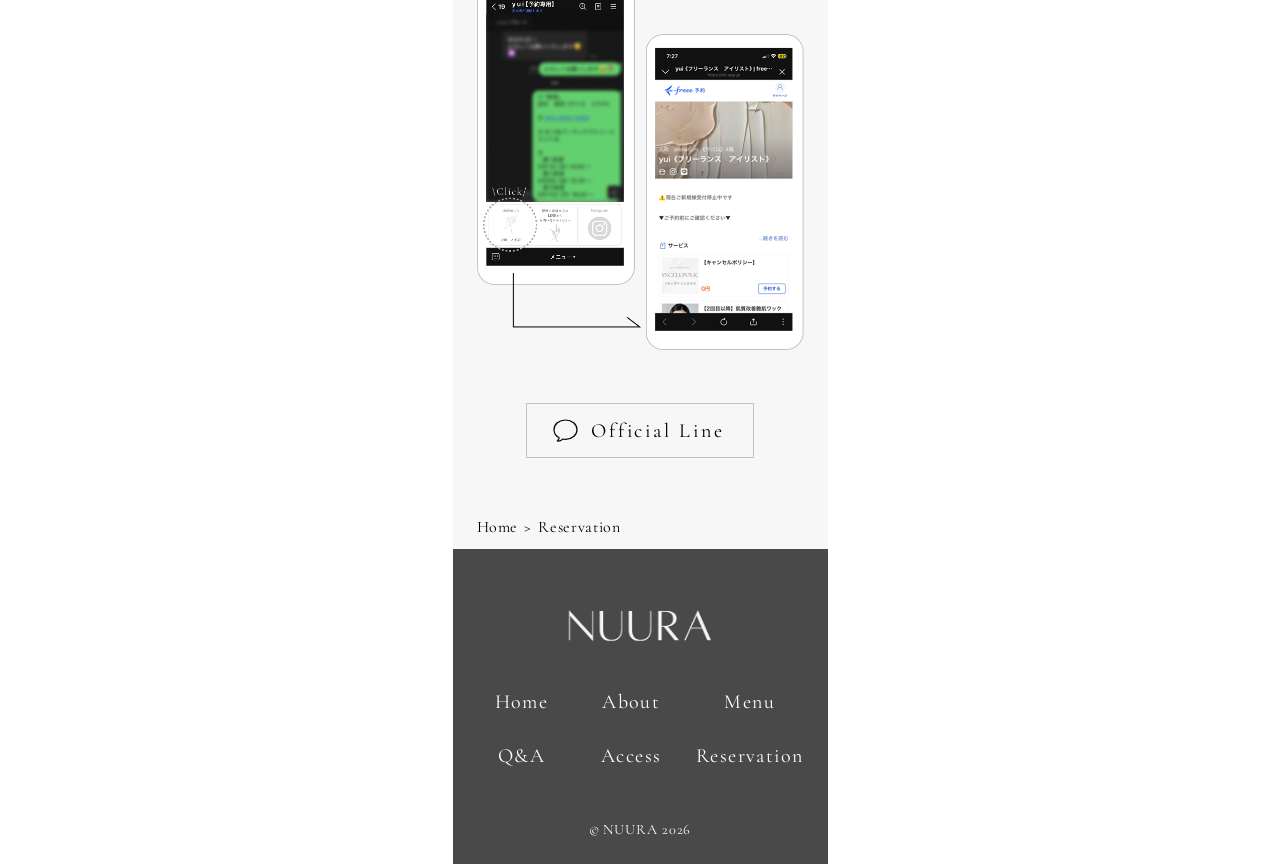
<file: reservation.html>
<!DOCTYPE html>
<html lang="ja">
<head>
    <!-- favicon apple-touch-icon -->
    <link rel="shortcut icon" href="assets/images/favicon.ico">
    <link rel="apple-touch-icon" sizes="904×904" href="assets/images/apple-touch-icon.png">
    <link rel="icon" type="image/png" href="assets/images/android-chrome-256x256.png">

    <meta charset="UTF-8">
    <meta name="viewport" content="width=device-width, initial-scale=1.0">
    <meta name="description" content="アイサロンのホームページ">
    <title>Reservation | NUURA</title>

    <!-- web font -->
    <link rel="preconnect" href="https://fonts.googleapis.com">
<link rel="preconnect" href="https://fonts.gstatic.com" crossorigin>
<link href="https://fonts.googleapis.com/css2?family=Noto+Serif+JP:wght@200..900&display=swap" rel="stylesheet">
    <!-- css -->
     <link rel="stylesheet" href="assets/css/destyle.css">
     <link rel="stylesheet" href="assets/css/style.css">
</head>
<body>
    <div id="container" class="container">
        <header class="header is-white  is-transparent u-sp-only">
            <h1 class="header__topic">
                <a href="index.html">
                    <img class="header__logo--b" src="assets/images/logo.png" alt="NUURA">
                </a>
            </h1>
            <nav class="nav" id="g-nav">
                <div class="nav__header">
                    <button type="button" class="nav__btn" aria-label="メニューを閉じる">
                        <img src="assets/images/btn-header-close.svg" alt="">
                    </button>
                </div>
                <ul class="nav__list">
                    <li class="nav__item"><a href="index.html">Home</a></li>
                    <li class="nav__item"><a href="about.html">About</a></li>
                    <li class="nav__item"><a href="menu.html">Menu</a></li>
                    <li class="nav__item"><a href="question.html">Q&A</a></li>
                    <li class="nav__item"><a href="access.html">Access</a></li>
                    <li class="nav__item"><a href="reservation.html">Reservation</a></li>
                </ul>
                <a href="https://www.instagram.com/nuura__beauty/" class="nav__insta__btn" target="_blank" rel="noopener noreferrer">
                    <img src="assets/images/btn-insta-w.svg" alt="">
                </a>
            </nav>
            <!-- .header__btn  -->
            <div class="header__list">
                <a href="https://www.instagram.com/nuura__beauty/" class="insta__btn" target="_blank" rel="noopener noreferrer">
                    <img class="insta__btn--b" src="assets/images/btn-insta-b.svg" alt="">
                </a>
                <button type="button" class="header__btn" aria-controls="g-nav" aria-expanded="false" aria-label="メニューを開く">
                    <img class="header__btn--b" src="assets/images/btn-header-menu-b.svg" alt="">
                </button>
            </div>
        </header>

        <div class="fixed-left-pc">
            <a href="index.html" class="fixed-left-pc__logo">
                <img src="assets/images/logo-w.png" alt="NUURA">
            </a>
        </div>

        <div class="fixed-right-pc">
            <nav class="header__nav-pc">
                <ul class="nav__list">
                    <li class="nav__item"><a href="index.html">Home</a></li>
                    <li class="nav__item"><a href="about.html">About</a></li>
                    <li class="nav__item"><a href="menu.html">Menu</a></li>
                    <li class="nav__item"><a href="question.html">Q&A</a></li>
                    <li class="nav__item"><a href="access.html">Access</a></li>
                </ul>
                <a href="https://www.instagram.com/nuura__beauty/" class="nav__insta__btn" target="_blank" rel="noopener noreferrer">
                    <img class="insta__btn--b" src="assets/images/btn-insta-b.svg" alt="">
                </a>
            </nav>
            <div class="reservation-round-btn-wrapper reservation-round-btn-wrapper--pc">
                <a href="reservation.html#reservation-method" class="reservation-round-btn">
                    <div class="reservation-round-arc-text js-arcText"><span>c</span><span>l</span><span>i</span><span>c</span><span>k</span><span> </span><span>h</span><span>e</span><span>r</span><span>e</span><span> </span><span> </span><span>c</span><span>l</span><span>i</span><span>c</span><span>k</span><span> </span><span>h</span><span>e</span><span>r</span><span>e</span><span> </span><span> </span><span>c</span><span>l</span><span>i</span><span>c</span><span>k</span><span> </span><span>h</span><span>e</span><span>r</span><span>e</span><span> </span><span> </span></div>
                    <span class="reservation-round-center-text">Reservation</span>
                </a>
            </div>
        </div>
        
        <main class="reservation">
            <!-- 予約前の確認セクション -->
            <section id="reservation-policy" class="section section--reservation-fv">
                <div class="reservation-round-btn-wrapper reservation-round-btn-wrapper--sp">
                    <a href="reservation.html#reservation-method" class="reservation-round-btn">
                        <div class="reservation-round-arc-text js-arcText"><span>c</span><span>l</span><span>i</span><span>c</span><span>k</span><span> </span><span>h</span><span>e</span><span>r</span><span>e</span><span> </span><span> </span><span>c</span><span>l</span><span>i</span><span>c</span><span>k</span><span> </span><span>h</span><span>e</span><span>r</span><span>e</span><span> </span><span> </span><span>c</span><span>l</span><span>i</span><span>c</span><span>k</span><span> </span><span>h</span><span>e</span><span>r</span><span>e</span><span> </span><span> </span></div>
                        <span class="reservation-round-center-text">Reservation</span>
                    </a>
                </div>
                <div class="reservation-fv-inner">
                    <div class="reservation-title">
                        <h1 class="section-title-font-en">Before Booking</h1>
                        <p>ご予約前にご確認ください</p>
                    </div>
                    <div class="reservation-fv-box">
                        <p class="reservation-fv-text">
                            「NUURA」は、完全予約制の<br>
                            マンツーマンサロンです。<br>
                            １日にご案内できるお客様の人数が<br>
                            限られているため、<br>
                            お一人おひとりのお客様のお時間を大切にし、<br>
                            ご予約枠を確保してお待ちしております。
                        </p>
                        <p class="reservation-fv-text">
                            現在、「NUURA」の他に、<br>
                            シェアサロンの一室でも施術を行っています。<br>
                            ２拠点での営業となりますので、<br>
                            それぞれの営業日や店舗詳細につきましては、<br>
                            こちらからご確認ください。
                        </p>
                        <div class="resevation-fv-button">
                            <a href="access.html" class="c-btn-more">
                                <span>Access</span>
                                <img src="assets/images/btn-more.svg" alt="">
                            </a>
                        </div>

                    </div>
            </section>

            <section id="reservation-policy" class="section section--reservation-policy">
                <div class="reservation-policy-inner">
                    
                    <div class="reservation-policy-lead">
                        <p class="reservation-policy-text">
                            すべてのお客様に<br>
                            気持ちよくご利用いただくため、<br>
                            下記のキャンセルポリシーへの<br>
                            ご理解とご協力をお願いいたします。<br>
                        </p>
                    </div>

                    <div class="reservation-policy-item">
                        <div class="reservation-policy-q-wrap">
                            <div class="reservation-policy-box">
                                <h2 class="reservation-policy-q">キャンセル・ご変更について</h2>
                                <img src="assets/images/v-btn-more.svg" alt="">
                            </div>
                            <div class="reservation-policy-line"></div>
                        </div>
                        <div class="reservation-policy-a">
                            <p>
                               ご予約のキャンセル・日時変更は
                               <span>前日までに</span>
                               公式LINEにてご連絡をお願いいたします。 
                            </p>
                            <p>
                                当日のキャンセル・変更につきましては下記のキャンセル料を頂戴しております。
                            </p>
                            <p>
                                ・当日のキャンセル/日時変更<br>
                                　施術料金の50%
                            </p>
                            <p>
                                ・無断キャンセル<br>
                                　施術料金の100%
                            </p>
                            <p>
                                キャンセル料は、次回来店時、またはお振込みにてお支払いをお願いしております。
                            </p>
                            <p>
                                なお、当日キャンセル・遅刻・無断キャンセルが複数回続く場合は、今後のご予約をお断りさせていただく場合がございます。
                            </p>
                        </div>
                    </div>

                    
                    <div class="reservation-policy-item">
                        <div class="reservation-policy-q-wrap">
                            <div class="reservation-policy-box">
                                <h2 class="reservation-policy-q">ご来店時間について</h2>
                                <img src="assets/images/v-btn-more.svg" alt="">
                            </div>
                            <div class="reservation-policy-line"></div>
                        </div>
                        <div class="reservation-policy-a">
                            <p>
                                マンツーマンでの施術となるため、お客様同士が重ならないようご予約時間〈5分前〜ちょうど〉のご来店にご協力をお願いいたします。
                                <span>10分以上早いご来店はご遠慮ください。</span>
                            </p>
                            <p>
                                ご予約時間に遅れる場合は、分かり次第お早めにLINEにてご連絡ををお願いいたします。<br>
                                ご予約時間を過ぎてのご来店の場合、次のお客様のご予約状況により
                            </p>
                            <p>
                                ・施術時間の短縮<br>
                                ・メニュー内容の変更<br>
                                ・施術をお断りする場合
                            </p>
                            <p>がございます。</p>
                            <p>
                                また、10分を超えてもご来店がない場合やご連絡がない場合は、キャンセル扱いとさせていただく場合がございます。
                            </p>
                            <p>
                                なお、施術時間を短縮した場合でもご予約時のメニュー料金を頂戴いたします。
                            </p>
                        </div>
                    </div>
                    
                    <div class="reservation-policy-item">
                        <div class="reservation-policy-q-wrap">
                            <div class="reservation-policy-box">
                                <h2 class="reservation-policy-q">交通機関の遅延について</h2>
                                <img src="assets/images/v-btn-more.svg" alt="">
                            </div>
                            <div class="reservation-policy-line"></div>
                        </div>
                        <div class="reservation-policy-a">
                            <p>
                                悪天候などにより、交通機関の遅延・運休が発生した場合は、その旨をLINEにてご連絡ください。
                            </p>
                            <p>
                                状況を考慮し、柔軟に対応させていただきます。                            
                            </p>
                        </div>
                    </div>

                    <div class="reservation-policy-item">
                        <div class="reservation-policy-q-wrap">
                            <div class="reservation-policy-box">
                                <h2 class="reservation-policy-q"> NUURAについて</h2>
                                <img src="assets/images/v-btn-more.svg" alt="">
                            </div>
                            <div class="reservation-policy-line"></div>
                        </div>
                        <div class="reservation-policy-a">
                            <p>
                                NUURAは、自宅サロンのため詳しい住所はご予約確定後にお伝えさせていただきます。                                              
                            </p>
                        </div>
                    </div>
                </div>
            </section>

            <!-- 予約方法セクション -->
            <section id="reservation-method" class="section section--reservation-method">
                <div class="reservation-method-inner">
                    <h2 class="section-title-font-en">
                        Reservation
                    </h2>
                    <div class="reservation-method-btn-box">
                        <a href="reservation.html#himeji" class="c-btn-resevertion-himeji">
                            <span class="reservation-shopname">NUURA</span>
                            <span class="reservation-shopname-jp">姫路店</span>
                            <img src="assets/images/v-btn-more-gray.svg" alt="">
                        </a>
                        <div class="reservation-method-btn-box-line"></div>
                        <a href="reservation.html#motomachi" class="c-btn-reservation-motomachi">
                            <span class="reservation-shopname">atelier...m</span>
                            <span class="reservation-shopname-jp">元町店</span>
                            <img src="assets/images/v-btn-more-gray.svg" alt="">
                        </a>
                    </div>
                    <div class="reservation-method-container">
                        <div class="reservation-method-box" id="himeji">
                            <img src="assets/images/img-reservation-himeji.jpg" alt="">

                            <div class="reservation-method-title">
                                <h3 class="reservation-method-shop">NUURA　姫路店</h3>
                                <div class="reservation-method-shop-line"></div>
                            </div>

                            <div class="reservation-method-desc-box">
                                <p>
                                    公式LINEに下記の内容をお送りください。
                                </p>
                                <img src="assets/images/img-reservation-method.jpg" alt="">
                                <div class="reservation-method-text-box">
                                    <p>1.お名前（フリガナ）<br>
                                        <span class="border-black">ご新規様は「新規」とご記載ください。</span><br>
                                    </p>
                                    <p>2.電話番号</p>
                                    <p>3.ご希望メニュー</p>
                                    <p>4.ご希望日時（第3希望まで）</p>
                                    <p class="reservation-method-notice">確認後、こちらからご返信いたします。</p>
                                </div>
                            </div>
                            <a href="https://lin.ee/Ymrm2i0" class="reservation-method-link">
                                <img src="assets/images/btn-line.svg" alt="">
                                <span>Official Line</span>
                            </a>
                        </div>

                    <div class="reservation-method-box" id="motomachi">
                        <img src="assets/images/img-reservation-motomachi.jpg" alt="">

                        <div class="reservation-method-title">
                            <h3 class="reservation-method-shop">atelier...m　元町店</h3>
                            <div class="reservation-method-shop-line"></div>
                        </div>
                        <p class="reservation-method-desc">
                            公式LINEの予約サイトにて承っております。
                        </p>
                        <img  class="reservation-method-img" src="assets/images/img-reservation-method-motomachi.png" alt="">
                        <a href="https://lin.ee/Ymrm2i0" class="reservation-method-link">
                            <img src="assets/images/btn-line.svg" alt="">
                            <span>Official Line</span>
                        </a>
                    </div>
                    </div>
                </div>
            </section>
            <p class="breadcrumb">
                <a href="index.html">Home</a>
                <span>Reservation</span>
            </p>
        </main>
        <footer class="footer">
            <section class="footer-inner">
                <img src="assets/images/logo-w.png" alt="NUURA">

                <ul class="footer__list">
                    <li class="footer__item"><a href="index.html">Home</a></li>
                    <li class="footer__item"><a href="about.html">About</a></li>
                    <li class="footer__item"><a href="menu.html">Menu</a></li>
                    <li class="footer__item"><a href="question.html">Q&A</a></li>
                    <li class="footer__item"><a href="access.html">Access</a></li>
                    <li class="footer__item"><a href="reservation.html">Reservation</a></li>
                </ul>

                <p class="copy"><small>&copy; NUURA 2026</small></p>
            </section>
        </footer>
    </div>
     <script src="https://code.jquery.com/jquery-3.7.0.min.js" integrity="sha256-2Pmvv0kuTBOenSvLm6bvfBSSHrUJ+3A7x6P5Ebd07/g=" crossorigin="anonymous"></script>
    <script src="assets/js/main.js"></script>   
</body>
</html>
</file>
<file: assets/css/destyle.css>
/*! destyle.css v4.0.0 | MIT License | https://github.com/nicolas-cusan/destyle.css */

/* Reset box-model and set borders */
/* ============================================ */

*,
::before,
::after {
  box-sizing: border-box;
  border-style: solid;
  border-width: 0;
}

/* Document */
/* ============================================ */

/**
 * 1. Correct the line height in all browsers.
 * 2. Prevent adjustments of font size after orientation changes in iOS.
 * 3. Remove gray overlay on links for iOS.
 */

html {
  line-height: 1.15; /* 1 */
  -webkit-text-size-adjust: 100%; /* 2 */
  -webkit-tap-highlight-color: transparent; /* 3*/
}

/* Sections */
/* ============================================ */

/**
 * Remove the margin in all browsers.
 */

body {
  margin: 0;
}

/**
 * Render the `main` element consistently in IE.
 */

main {
  display: block;
}

/* Vertical rhythm */
/* ============================================ */

p,
table,
blockquote,
address,
pre,
iframe,
form,
figure,
dl {
  margin: 0;
}

/* Headings */
/* ============================================ */

h1,
h2,
h3,
h4,
h5,
h6 {
  font-size: inherit;
  font-weight: inherit;
  margin: 0;
}

/* Lists (enumeration) */
/* ============================================ */

ul,
ol {
  margin: 0;
  padding: 0;
  list-style: none;
}

/* Lists (definition) */
/* ============================================ */

dt {
  font-weight: bold;
}

dd {
  margin-left: 0;
}

/* Grouping content */
/* ============================================ */

/**
 * 1. Add the correct box sizing in Firefox.
 * 2. Show the overflow in Edge and IE.
 */

hr {
  box-sizing: content-box; /* 1 */
  height: 0; /* 1 */
  overflow: visible; /* 2 */
  border-top-width: 1px;
  margin: 0;
  clear: both;
  color: inherit;
}

/**
 * 1. Correct the inheritance and scaling of font size in all browsers.
 * 2. Correct the odd `em` font sizing in all browsers.
 */

pre {
  font-family: monospace, monospace; /* 1 */
  font-size: inherit; /* 2 */
}

address {
  font-style: inherit;
}

/* Text-level semantics */
/* ============================================ */

/**
 * Remove the gray background on active links in IE 10.
 */

a {
  background-color: transparent;
  text-decoration: none;
  color: inherit;
}

/**
 * 1. Remove the bottom border in Chrome 57-
 * 2. Add the correct text decoration in Chrome, Edge, IE, Opera, and Safari.
 */

abbr[title] {
  text-decoration: underline dotted; /* 2 */
}

/**
 * Add the correct font weight in Chrome, Edge, and Safari.
 */

b,
strong {
  font-weight: bolder;
}

/**
 * 1. Correct the inheritance and scaling of font size in all browsers.
 * 2. Correct the odd `em` font sizing in all browsers.
 */

code,
kbd,
samp {
  font-family: monospace, monospace; /* 1 */
  font-size: inherit; /* 2 */
}

/**
 * Add the correct font size in all browsers.
 */

small {
  font-size: 80%;
}

/**
 * Prevent `sub` and `sup` elements from affecting the line height in
 * all browsers.
 */

sub,
sup {
  font-size: 75%;
  line-height: 0;
  position: relative;
  vertical-align: baseline;
}

sub {
  bottom: -0.25em;
}

sup {
  top: -0.5em;
}

/* Replaced content */
/* ============================================ */

/**
 * Prevent vertical alignment issues.
 */

svg,
img,
embed,
object,
iframe {
  vertical-align: bottom;
}

/* Forms */
/* ============================================ */

/**
 * Reset form fields to make them styleable.
 * 1. Make form elements stylable across systems iOS especially.
 * 2. Inherit text-transform from parent.
 */

button,
input,
optgroup,
select,
textarea {
  -webkit-appearance: none; /* 1 */
  appearance: none;
  vertical-align: middle;
  color: inherit;
  font: inherit;
  background: transparent;
  padding: 0;
  margin: 0;
  border-radius: 0;
  text-align: inherit;
  text-transform: inherit; /* 2 */
}

/**
 * Correct cursors for clickable elements.
 */

button,
[type="button"],
[type="reset"],
[type="submit"] {
  cursor: pointer;
}

button:disabled,
[type="button"]:disabled,
[type="reset"]:disabled,
[type="submit"]:disabled {
  cursor: default;
}

/**
 * Improve outlines for Firefox and unify style with input elements & buttons.
 */

:-moz-focusring {
  outline: auto;
}

select:disabled {
  opacity: inherit;
}

/**
 * Remove padding
 */

option {
  padding: 0;
}

/**
 * Reset to invisible
 */

fieldset {
  margin: 0;
  padding: 0;
  min-width: 0;
}

legend {
  padding: 0;
}

/**
 * Add the correct vertical alignment in Chrome, Firefox, and Opera.
 */

progress {
  vertical-align: baseline;
}

/**
 * Remove the default vertical scrollbar in IE 10+.
 */

textarea {
  overflow: auto;
}

/**
 * Correct the cursor style of increment and decrement buttons in Chrome.
 */

[type="number"]::-webkit-inner-spin-button,
[type="number"]::-webkit-outer-spin-button {
  height: auto;
}

/**
 * Correct the outline style in Safari.
 */

[type="search"] {
  outline-offset: -2px; /* 1 */
}

/**
 * Remove the inner padding in Chrome and Safari on macOS.
 */

[type="search"]::-webkit-search-decoration {
  -webkit-appearance: none;
}

/**
 * 1. Correct the inability to style clickable types in iOS and Safari.
 * 2. Fix font inheritance.
 */

::-webkit-file-upload-button {
  -webkit-appearance: button; /* 1 */
  font: inherit; /* 2 */
}

/**
 * Fix appearance for Firefox
 */
[type="number"] {
  -moz-appearance: textfield;
}

/**
 * Clickable labels
 */

label[for] {
  cursor: pointer;
}

/* Interactive */
/* ============================================ */

/*
 * Add the correct display in Edge, IE 10+, and Firefox.
 */

details {
  display: block;
}

/*
 * Add the correct display in all browsers.
 */

summary {
  display: list-item;
}

/*
 * Remove outline for editable content.
 */

[contenteditable]:focus {
  outline: auto;
}

/* Tables */
/* ============================================ */

/**
1. Correct table border color inheritance in all Chrome and Safari.
*/

table {
  border-color: inherit; /* 1 */
  border-collapse: collapse;
}

caption {
  text-align: left;
}

td,
th {
  vertical-align: top;
  padding: 0;
}

th {
  text-align: left;
  font-weight: bold;
}
</file>
<file: assets/css/style.css>
@charset "UTF-8";
@import url('https://fonts.googleapis.com/css2?family=Cormorant+Garamond:ital,wght@0,400;0,500;1,400;1,500&family=Noto+Serif+JP:wght@400;500&display=swap');


/* ==============
   Variables
   =============*/
:root {
    /* Colors */
    --text-color: #000;
    --bg-color: #fff;

    /* Fonts */
    --font-ja: "Noto Serif JP", serif;
    --font-en: "Cormorant Garamond", serif;
}

/* ============
   Base Styles
   ============*/
html {
    font-size: 62.5%;
    /* スムーズスクロールを有効にする場合 */
    scroll-behavior: smooth;
}

p {
    font-size: 1.4rem ;
}

body {
    font-family: var(--font-ja);
    color: var(--text-color);
    background-color: var(--bg-color);
    font-weight: 400;
    line-height: 1.7; /* 行間170% */
    letter-spacing: 0.02em; /* 文字間隔2% (0.02em) */
    -webkit-font-smoothing: antialiased; /* フォントを滑らかに表示 */
    -moz-osx-font-smoothing: grayscale;
}

main{
    background-color: #F7F7F7
}

/* 画像が親要素を突き抜けないようにする */
img {
    max-width: 100%;
    height: auto;
}

/* 英語タイトル */
.section-title-font-en {
    font-family: var(--font-en);
    font-weight: 400; /* Regular */
    font-size: 3.2rem ;
    letter-spacing: 0.09em;

}

/* ============================================
   共通
============================================ */

.fixed-left-pc,
.fixed-right-pc {
    display: none;
}

@media screen and (min-width: 768px) {
    .fixed-left-pc {
        display: block;
        position: fixed;
        left: 0;
        top: 0;
        bottom: 0;
        width: calc((100% - 375px) / 2);
        background: url(../images/pc-left-bg.jpg) no-repeat 50% 50% / cover;
    }

    .fixed-right-pc {
        display: flex;
        position: fixed;
        right: 0;
        top: 0;
        bottom: 0;
        width: calc((100% - 375px) / 2);
        background: url(../images/pc-right-bg.jpg) no-repeat 50% 50% / cover;
        justify-content: center;
        align-items: center;
        z-index: 101;
        flex-direction: column;
        gap: 0px;
    }
}

/* --- ロゴの出し分け設定 --- */

/* デフォルト（スマホ・タブレット）ではPCサイドバー用のロゴを隠す */
.fixed-left-pc__logo {
    display: none;
}

@media screen and (min-width: 768px) {
    /* PC時：ヘッダー内の白いロゴを非表示にする（必要に応じて） */
    .header__logo--w {
        display: none;
    }

    .fixed-left-pc__logo {
        display: block;
        position: absolute;
        top: 40px;  /* 上からの距離（デザインに合わせて調整してください） */
        left: 30px; /* 左からの距離（デザインに合わせて調整してください） */
        width: 161px; /* ロゴのサイズ調整 */
    }
    
    .fixed-left-pc__logo img {
        width: 100%;
        height: auto;
    }
}

/* ===============
opning
================ */

/* --- オープニング全体の背景（白い幕） --- */
#opening-mask {
  position: fixed;
  top: 0;
  left: 0;
  width: 100vw;
  height: 100vh;
  background-color: #faf8f5; /* 1枚目の上品なオフホワイト */
  z-index: 99999; /* 既存のどの要素よりも手前に配置 */
  display: flex;
  justify-content: center;
  align-items: center;
  transition: opacity 0.8s ease 0.4s, visibility 0.8s ease 0.4s;
}

/* オープニング終了時にマスクをフェードアウト */
#opening-mask.is-hide {
  opacity: 0;
  visibility: hidden;
}

/* 中央のステージ設定 */
.opening-stage {
  position: relative;
  width: 80%;
  max-width: 600px;
  text-align: center;
}

/* --- ロゴの初期スタイル（中央・離れている・黒文字） --- */
.opening-logo {
  font-family: "Cormorant Garamond", serif;
  font-size: 4.5rem;
  font-weight: 200;
  color: #000; /* 最初は黒文字 */
  letter-spacing: 0.1em;
  white-space: nowrap;
  display: flex;
  justify-content: space-between;
  width: 100%;
  margin: 0 auto;
  text-align: center;
  
  /* アニメーション用の絶対配置 */
  position: absolute;
  top: 50%;
  left: 50%;
  transform: translate(-50%, -120%);
  
  /* すべての変化を滑らかにつなぐ */
  transition: 
    top 1.2s cubic-bezier(0.25, 1, 0.5, 1),
    left 1.2s cubic-bezier(0.25, 1, 0.5, 1),
    transform 1.2s cubic-bezier(0.25, 1, 0.5, 1),
    width 1.2s cubic-bezier(0.25, 1, 0.5, 1),
    font-size 1.2s cubic-bezier(0.25, 1, 0.5, 1),
    color 0.5s ease;
}

.opening-logo.is-centered {
    justify-content: center;
}

/* --- 【アニメーション進行1】中央で合体（文字幅を縮める） --- */
.opening-logo.is-merged {
  width: 260px; /* NUURAの文字幅に合わせる（要微調整） */
}

/* --- 【アニメーション進行2】目的地へ移動しながら白文字化 --- */
.opening-logo.is-moved {
  color: #ffffff; /* ★ここで白文字に変化 */
  width: auto;
  
  /* [PC環境用（画面サイズ1024px以上を想定）の目的地] */
  /* 既存の .fixed-left-pc のロゴ位置に合わせる */
  top: 40px;
  left: 40px; 
  /* transform: translate(0, 0); */
  transform: translate(calc(-50vw + 330px), calc(-50vh + 44px));
  /* transform: translate(-220%, -900%); */
  font-size: 1.8rem; /* 既存のロゴ画像と同じくらいのサイズ感に縮小 */
}

.part-aura {
    position: relative;
    left: -20px;
}

.sub-left {
    position: relative;
    left: 15px;
}

/* 日本語コピーのスタイル */
.opening-subtexts {
  display: flex;
  justify-content: space-between;
  width: 100%;
  margin-top: 3rem;
  color: #000;
  font-size: 1.1rem;
  font-family: "Noto Serif JP", serif;
  transition: opacity 0.6s ease;
}

.opening-subtexts.is-fadeout {
  opacity: 0;
}

/* スマホ環境（767px以下）の時は、中央上のヘッダー位置へ移動させる */
@media screen and (max-width: 767px) {
  .opening-logo.is-moved {
    /* 既存の .header__topic の中央ロゴ付近に合わせる */
    top: 20px;
    left: 50%;
    /* transform: translate(-50%, 0); */
    transform: translate(calc(-50vw + 20px), calc(-50vh + 20px));
    /* transform: translate(-220%, -900%); */
    font-size: 1.5rem;
  }
}

/* PC版（画面幅 768px 以上）の時の文字サイズ調整 */
@media (min-width: 768px) {
   
    .part-aura {
        left: 0;
    } 

    .sub-left {
        position: relative;
        left: 8px;
    }

    .sub-right {
        position: relative;
        left: 55px;
    }
    
  /* 1. メインロゴ（Nude Aura / NUURA）のサイズ */
  .opening-logo {
    font-size: 6rem; /* スマホ版より大きく。適宜数値を調整してください */
    letter-spacing: 0.1em; /* 文字間を少し広げると高級感が出ます */
  }

  /* 2. 日本語のサブテキスト（ありのまま... 等）のサイズ */
  .opening-subtexts  {
    font-size: 2.5rem; /* PCで見やすい大きさに調整。適宜数値を調整してください */
    margin-top: 30px; /* ロゴとの間隔も調整 */
    gap: 40px; /* 左右のテキストの間隔を広げる場合 */
  }

  .opening-subtexts p {
    font-size: inherit;
    line-height: 1.8;
  }
}


/* --- 3. 既存のサイト本体のコントロール --- */
/* オープニング中はスクロールさせない */
body.opening-active {
  overflow: hidden;
}

/* 既存のヘッダーロゴ画像やナビゲーションは、
  合体ロゴが重なって幕が消えるまで非表示にしておく
*/
.fixed-left-pc_logo,
.header__topic,
.fixed-right-pc,
.main {
  opacity: 0;
  transition: opacity 0.8s ease 0.6s; /* 演出終了に合わせてふわっと出す */
}

/* オープニングが完了したら全部表示する */
body.opening-done .fixed-left-pc_logo,
body.opening-done .header__topic,
body.opening-done .fixed-right-pc,
body.opening-done .main {
  opacity: 1;
}


/* ===============
header
================ */

/* ヘッダー全体 */
.header {
    position: fixed;
    top: 0;
    left: 0;
    width: 100%;
    padding: 13px 24px;

    display: flex;
    justify-content: space-between;
    align-items: center;

    z-index: 10; /* 画像の上 */

    @media screen and (min-width:768px) { 
        display: none;
    }
}

/* 特定のページでヘッダー背景を白にする */
.header.is-white {
    background-color: #fff;
}

.header.is-transparent{
    background-color: transparent;
}


/*  ロゴ（画像） */
.header__topic img {
    width: 85px; 
}

.header__list{
    display: flex;
    align-items: center; /* 垂直方向の中央揃え */
    gap: 5px;
}

/* PC用ナビゲーション表示設定 */
.header__nav-pc {
    display: none;
}

@media screen and (min-width: 768px) {
    .header__nav-pc {
        display: flex;
        flex-direction: column;
        align-items: center;
        gap: 20px;
    }

    .header__nav-pc .nav__list {
        display: flex;
        flex-direction: column;
        gap: 20px;
        text-align: center;
        justify-content: center;
        align-items: center;
    }

    .header__nav-pc .nav__item a {
        font-size: 2rem;
        letter-spacing: 0.1em;
        border-bottom: none;
        color: #000;
        transition: color 0.3s;
    }

    .header__nav-pc .nav__insta__btn {
        width: 47px;
        margin-top: 0;
        margin-left: 0;
    }
}

.insta__btn{
    display: block;
    width: 44px;
    cursor: pointer;
}

.insta__btn--b {
    display: none;
}


.header.is-white .insta__btn--b {
    display: block;
}

/* サイドバー内のInstagramアイコンのサイズ調整 */
.fixed-right-pc .nav__insta__btn img {
    width: 47px; /* SVG本来のサイズに合わせる */
}

.header.is-white .insta__btn--w {
    display: none;
}

/* PC版で不要なハンバーガーボタン等を隠す */
    @media screen and (min-width: 768px) {
        .header__btn,
        .header__list .insta__btn {
            display: none;
        }
    }

    /* PCで非表示にするための設定例 */
    @media screen and (min-width: 768px) {
        .u-sp-only {
            display: none !important;
    }
}


/*   ハンバーガー */
.header__btn{
    display: block;
    width: 20px;
    cursor: pointer;
}

.header__logo--b {
    display: none;

}

.header.is-white .header__logo--b {
    display: block;

}

.header.is-white .header__logo--w {
    display: none;
    
}
.header__btn--b{
    display: none;
}

.fixed-right-pc .nav__insta__btn .insta__btn--b {
    display: block;
}

.fixed-right-pc .nav__insta__btn .insta__btn--w {
    display: none;
}

.header.is-white  .header__btn--b{
    display: block;
}

.header.is-white .header__btn--w{
    display: none;
}




/*ナビ全体（初期は非表示） */
#g-nav {
    position: fixed;
    top: 0;
    right: -100%; /* 最初は画面外 */
    width: 60%;
    height: 100vh; /* 画面いっぱい */
    display: flex; /* 追加 */
    flex-direction: column; /* 追加：縦並びにする */
    background: #000; /* 追加：背景色をコンテナ側に移動 */
    opacity: 0.8; /* 追加：不透明度をコンテナ側に移動 */
    padding: 125px 0 60px 60px; /* 追加：パディングをコンテナ側に移動 */
    transition: 0.5s;
    z-index: 100;
}

/* 開いたとき */
#g-nav.open {
    right: 0;
}


/* 右のメニュー部分*/
.nav__list {
    color: #fff;
    
    display: flex;
    flex-direction: column;
    justify-content: flex-start;
    align-items: flex-start;
    gap: 20px;
}




/*メニュー文字*/
.nav__item a {
    font-family: "Cormorant Garamond", serif;
    color: #fff;
    border-bottom: 1px solid #fff;
    font-size: 2.4rem;
    letter-spacing: 0.04em;
}


/* ×ボタン */
.nav__header {
    position: absolute;
    top: 20px;
    right: 20px;
    z-index: 10; /* メニューリストより前面に配置 */
}

.nav__btn {
    background: none;
    border: none;
    cursor: pointer;
    display: block;
}

.nav__btn img {
    width: 20px;
}

.nav__insta__btn{
    display: block;
    width: 44px;
    cursor: pointer;
    margin-top: 40px;
    margin-left: 10px;
}



/* ===============
main
================ */
main {
    overflow: hidden;

    @media screen and (min-width:768px) { 
        max-width: 375px;
        margin-inline: auto;
    }
}
.section{
    padding: 56px 24px;
    background-color: #F7F7F7;
    text-align: center;
}

/* 丸いボタン Reservation */

/* 外枠のサイズ指定 */
.reservation-round-btn-wrapper {
  position: fixed; /* 画面に対して固定配置 */
  bottom: 24px;   /* 画面下から24px */
  right: 24px;    /* 画面右から24px */
  width: 130px;   /* 直径160px */
  height: 130px;
  display: flex;
  align-items: center;
  justify-content: center;
  z-index: 100;   /* 他の要素より前面に表示 */
  transition: opacity 0.5s ease, visibility 0.5s ease;
}

/* デフォルト（スマホ）ではPCサイドバー用のボタンを隠す */
.reservation-round-btn-wrapper--pc {
    display: none;
}

@media screen and (min-width: 768px) {
    /* PC時：スマホ用の固定ボタンを非表示にする */
    .reservation-round-btn-wrapper--sp {
        display: none;
    }

    /* PC時：サイドバー内のボタンを表示・配置調整 */
    .reservation-round-btn-wrapper--pc {
        display: flex;
        position: static;
    }
}

@media screen and (max-width: 767px) {
    .reservation-round-btn-wrapper--sp.is-hidden {
      opacity: 0;
      visibility: hidden;
      pointer-events: none;
    }
}

.reservation-round-btn {
  position: relative;
  width: 100%;
  height: 100%;
  text-decoration: none;
  display: flex;
  align-items: center;
  justify-content: center;
}

/* 円弧テキストのコンテナを回す */
.reservation-round-arc-text {
  position: absolute;
  width: 100%;
  height: 100%;
  animation: rotate-anime 10s linear infinite;
  font-family: "Cormorant Garamond", serif;
}

@keyframes rotate-anime {
  from { transform: rotate(0deg); }
  to { transform: rotate(360deg); }
}

/* JSで生成される1文字ずつのスタイル */
.reservation-round-arc-text span {
    position: absolute;
    top: 0;
    left: 50%;
    transform-origin: center 65px; /* 半径に調整 */
    display: inline-block;
    font-size: 1.4rem;
    letter-spacing: 0.23em;
    font-weight: 400;
    color: #494949;

    /* ↓ これを追加：スペースを正しく表示させる */
    white-space: pre;
}

/* 真ん中の文字 */
.reservation-round-center-text {
    position: absolute;
    font-family: "Cormorant Garamond", serif;
    font-size: 1.6rem;
    letter-spacing: 0.04em;
    font-weight: 400;
    z-index: 2;

    /* ホバー時の背景用スタイル */
    width: 100px;
    height: 100px;
    display: flex;
    align-items: center;
    justify-content: center;
    border-radius: 50%;
    transition: all 0.3s ease;
}

.reservation-round-btn:hover .reservation-round-center-text {
    background-color: rgb(195, 193, 193, 0.5); /* 背景変化 */
    color: #fff;           
}


/* ボタン全体のスタイル */
.c-btn-more {
    display: inline-flex;    /* テキストと画像を横並びにする */
    align-items: center;    /* 上下中央揃え */
    justify-content: space-between; 
    text-decoration: none;  /* リンクの下線を消す */
    color: #000;            /* 文字色（デザインに合わせて調整してください） */
    width: auto;            
    width: 100%;
    max-width: 251px;      
    padding-bottom: 4px;    /* 下線と文字の間の余白 */
    border-bottom: 1px solid #000; /* 下のライン */
    margin: 37px 0 0;
    transition: opacity 0.3s; /* ホバー時のアニメーション */
}

.c-btn-more:hover {
    opacity: 0.6;
}

.c-btn-more span {
    font-size: 20px;        
    font-family: Cormorant Garamond, serif;
    letter-spacing: 0.07em;
}

/* 矢印アイコンのサイズ調整 */
.c-btn-more img {
    width: 28px;
    height: auto;
}


.breadcrumb{
    display: flex;
    gap: .4em;
    margin-bottom: 7px;
    margin-left: 24px;
    font-family: Cormorant Garamond, serif;
    font-size: 1.6rem;
    letter-spacing: 0.04em;
    background-color: #F7F7F7;
    cursor: pointer;
}

.breadcrumb span{
    display: flex;
    gap: .4em;
}

.breadcrumb span:before{
    content: '>';
}

/* ===============
    footer
================ */
.footer {
    @media screen and (min-width:768px) { 
        max-width: 375px;
        margin-inline: auto;
    }
}
.footer-inner{
    padding: 56px 24px 20px;
    background-color: #494949;
    text-align: center;
}

.footer-inner img{
    width: 150px;
}

/* メニューリストのレイアウト（3カラム） */
.footer__list {
    display: grid;
    grid-template-columns: repeat(3, 1fr); /* 3列に分割 */
    gap: 20px 20px; /* 上下20px、左右10pxの隙間 */
    max-width: 500px; /* メニュー全体の横幅を制限 */
    margin: 40px auto; 
    padding: 0;
    list-style: none;
}

/* メニューのリンク */
.footer__item a {
    font-family: Cormorant Garamond, serif;
    color: #fff;
    text-decoration: none;
    font-size: 2.0rem;
    letter-spacing: 0.07em;
    display: block;
}


/* コピーライト */
.copy {
    font-family: Cormorant Garamond, serif;
    color: #fff;
    font-size: 1.8rem;
    letter-spacing: 0.05em;
}


/* ============================================
   index
============================================ */


/* ===============
main
================ */
.article-header {
  position: relative; /* mainTopicsの基準点にする */
  width: 100%;
  height: auto; /* 高さを固定せず、画像に合わせる */
}

.mainImg img{
    width: 100%;
    display: block;
}

.mainTopics{
    position: absolute;
    bottom: 56px;
    left: 24px;
    color: #fff;
    display: flex;
    flex-direction: column;
    align-items: flex-start;
    gap: 36px;
    opacity: 0.8;
}

.mainTopics-title{
    font-family: "Cormorant Garamond", serif;
    font-size: 3.6rem;
    letter-spacing: 0.06em; 
    justify-content: center;
    align-items: center;
}


/* ===============
    top__about
================ */
.section--top__about{
    text-align: left;
}

.top__about-inner{
    max-width: 100%;
    margin: 0 auto;
    background: url(../images/text_top-about_bg-01.svg) no-repeat 0% 54px / 25px 356px;
}

.top__about-title{
    font-size: 1.2rem;
    margin-top: 27px;
}

.top__about-topic{
    padding: 20px;
    display: flex;
    flex-direction: column;
    gap: 20px;
}

.top__about-gallery-01{
    display: flex;
    flex-direction: column;
    align-items: flex-end; /* 子要素を右に寄せる */
    gap: 84px;
    list-style: none;
    padding: 0;
}

.top__about-gallery__item-01{
    width: 295px;
    height: 197px;
    margin-right: -24px; /* 親要素のpadding 24px分を右側に突き抜けさせる */
}

.top__about-gallery__item-02{
    width: 208px;
    height: 277px;
    margin-right: 81px;
    position: relative;
}

.top__about-gallery__item-02 img{
    position: relative;
}

.top__about-gallery__item-02:before{
    content: '';
    display: block;
    background: #EDE9E4;
    width: 235px;
    height: 319px;
    position: absolute;
    left: 78px;
    top: -29px;
    filter: blur(10px);
}

.top__about-gallery-02{
    display: flex;
    flex-direction: column;
    align-items: flex-end; /* 子要素を右に寄せる */
    gap: 32px;
    list-style: none;
    padding: 0;
    margin-top: 28px;
}

.top__about-gallery__item-03{
    width: 287px;
    height: 191px;
    position: relative;
    z-index: 1;
}

.top__about-gallery__item-04{
    width: 219px;
    height: 327px;
    align-self: flex-start; /* 親のflex-endを無視して左寄せにする */
    margin-left: -24px;    /* 左側のpadding 24px分を外に出す */
    position: relative; /* 子要素の基準点になる */
    display: inline-block; /* 画像のサイズに合わせる */
}

.top__about-gallery__item-04:before{
    content: '';
    display: block;
    background: #EDE9E4;
    width: 110px;
    height: 175px;
    position: absolute;
    left: 0px;
    top: -175px;
    filter: blur(10px);
}

.top__about-gallery__message {
  position: absolute; /* 親要素に対して絶対配置 */
  top: 33px;           
  left: 124px;       /* 右側に少しはみ出す、または内側に寄せる調整 */
  z-index: 10;        /* 画像より手前に出す */
}

.top__about-gallery__message p {
  color: #A2A1A1;        /* 文字色 */
  font-family: 'Cormorant Garamond', serif; /* セリフ体/イタリック */
  font-weight: 500;      /* medium は weight で指定 */
  font-style: italic;    /* 斜体は個別に指定 */
  font-size: 2.5rem;
  letter-spacing: 0.06em;
  line-height: calc(30/25);
  text-align: left;
  white-space: nowrap; /* 改行位置を自分でコントロールする場合 */
}

.top__about-gallery__message-row:nth-child(2),.top__about-gallery__message-row:nth-child(4) {
position: relative;
left: 32px;
}

.top__about-gallery__message-row:nth-child(3) {
position: relative;
left: 11px;
}

.top__about-button {
    text-align: center;
}


/* ===============
    top__menu
================ */
.section--top__menu{
    background-color: #F2F0E8;
    text-align: center;
    overflow: hidden;
}

.section--top__menu .section-title-font-en{
    color: #989696;
}

.top__menu-gallery{
    /* display: flex;
    margin-top: 50px;
    gap: 38px;
    overflow-x: auto; 
    white-space: nowrap;  */
}

.top__menu-gallery__item{
    /* flex: 0 0 80%; 
    max-width: 300px; 
    height: auto;
    overflow: hidden; */
}

.top_menu-gallery__item img {
    width: 100%;
    height: auto;
    display: block;
}


.top__menu-topic{
    display: flex;
    flex-direction: column;
    align-items: center;
    gap: 30px;
    margin-top: 50px;
}

.top__menu-topic-txt-01{
    font-size: 1.8rem;
}

.top__menu-swiper {
    width: 221px;
    margin-left: auto;
    margin-right: auto;
    margin-top: 50px;
}

/* ===============
    top__access
================ */

.section--top__access .section-title-font-en{
    color: #989696;
}


.top__access-topic{
    margin-top: 45px;
}

.p-top-access__link-banner{
  position: relative; /* 子要素（文字）の基準点になります */
  display: block;    /* リンクの範囲を広げます */
  line-height: 0;    /* 画像の下の謎の隙間を消します */
  margin-left: -24px;  /* 親のpadding 24pxを打ち消す */
  margin-right: -24px;
  margin-top: 45px;
  overflow: hidden;
}

.p-top-access__link-banner:hover img{
  scale: 1.2;
}

.p-top-access__link-motomachi{
    margin-top: 0;
}

.p-top-access__link-banner img {
    width: 100%;     /* 画像を横幅いっぱいまで引き伸ばす */
    transition: scale 0.3s;
}

.p-top-access__link-banner span{
    position: absolute; 
    top: 50%;          /* 上から50%の位置へ */
    left: 50%;         /* 左から50%の位置へ */
    transform: translate(-50%, -50%); /* 自分の大きさの半分戻して、中央に合わせる */
    
    display: flex;      /* 高さを有効にし、中の文字を中央寄せにする */
    align-items: center;
    justify-content: center;
    width: 142px;   
    height: 29px;      
    padding: 5px 20px;  
    border: 1px solid #fff; 

    font-family: Cormorant Garamond, serif;
    font-size: 1.6rem;
    letter-spacing: 0.23em;
    color: #fff;
    text-align: center;
    white-space: nowrap; /* 改行されないようにする */
    transition: background-color 0.3s, color 0.3s;
}


/* ===============
    top__reservation
================ */

.section--top__reservation .section-title-font-en{
    color: #989696;
}

.top__reservation-box{
    display: flex;
    flex-direction: column;
    align-items: center;
}

.vertical-line {
    width: 1px;
    height: 61px;      /* 棒の長さ */
    background-color: #000;
    margin: 4px auto -10px; /* 中央配置して下に余白 */
}

.btn-link-beforeBooking {
    display: flex;      
    align-items: center;
    justify-content: center;
    width: 327px;
    height: 50px;
    border: 1px solid #000; 

}

.btn-link-beforeBooking span{
font-size: 14px;
font-weight: 400;
line-height: 1.7;
letter-spacing: 0.02em;
text-align: center;
}


/* ============================================
   about
============================================ */


/* ===============
concept
================ */
.section--consept {
    padding-inline: 0;
    padding-top: unset;
}
.about-mainImg{
    width: 100%;
    height: auto;
    /* margin-left: -24px; 
    margin-right: -24px;
    margin-top: -56px; */

}
.consept-inner {
    max-width: calc(100% - 24px * 2);
    width: 100%;
    margin-left: auto;
    margin-right: auto;
}

.section--consept .section-title-font-en{
    color: #989696;
}

.concept-topic{
    display: flex;
    justify-content: center;
    gap: 4px;
    margin-top: 50px;
}

.concept-item{
    display: flex;
    flex-direction: column;
    align-items: center;
    gap: 10px;
    width: calc((100% - 18px) / 2);
}

.concept-title{
    font-family: Cormorant Garamond, serif;
    font-size: 4rem;
    letter-spacing: 0.06em
}

.cross{
    font-size: 1.8rem;
    width: 18px;
    flex-shrink: 0;
    padding-top: 22px;
}

.concept-line {
    width: 1px;
    height: 11px;    
    background-color: #000;
}

.concept-name{
    margin-top: 75px;
}
.about-logo-small{
    font-size: 1.8rem;
    letter-spacing: 0.05em;
}

.about-logo-black{
    width: 158px;
    margin: 0 auto;
}

.concept-box{
    display: flex;
    flex-direction: column;
    align-items: center;
    gap: 30px;
    margin-top: 41px;
}

.concept-text{
    line-height: 180%;
}

.concept-text-big{
    font-size: 1.6rem;
    display: inline-block;
    margin: -15px 0; /* 親の gap: 30px から 15px 分を差し引いて、結果的に 15px にします */
}

/* ===============
reason
================ */

#reason {
  /* グラデーション画像を設定 */
  /* background-image: url("assets/images/bg-reason.jpg");
  background-size: cover; */
  /* background-position: center;
  background-repeat: no-repeat; */
  background: linear-gradient(
  0deg,
  #F7F7F7 0%,
  #DBD9D9 6%,
  #D3D3D3 16%,
  #C3C2C2 50%,
  #C1BFBF 77%,
  #DBD9D9 89%,
  #F7F7F7 100%
);
padding-top: 164px;
}

.reason-inner{
    position: relative;
    display: flex;
    flex-direction: column;
    
}

.reason-lead {
  font-size: 1.6rem;
  line-height: 175%;
  color: #A4A094;
  text-align: left;
  letter-spacing: 0.02em;
  padding-left: 8px;
  position: relative;
}

.reason-lead:before{
    content: '';
    display: block;
    background: url(../images/obj_reason-lead-01.svg) no-repeat 50% 50% / contain;
    width: 296px;
    height: 296px;
    position: absolute;
    left: -44px;
    top: -106px;
}

.reason-lead span {
    position: relative;
}

.reason-lead span:nth-child(2){
    position: relative;
    left: 34px;
}

.reason-lead strong {
   font-size: 2rem;
   font-weight: 400;
}
.reason-img-wrap {
    display: grid;
    grid-template-columns: 187fr 172fr;
    gap: 15px;
    margin-left: -24px;
    width: calc(100% + 24px * 2);
    margin-top: 11px;
    position: relative;
}
.reason-img--01{
  /* position: absolute;
  top: 276px;
  right: -54px; */
  /* width: auto; */
  aspect-ratio: 187/274;
  margin-top: 81px;

}
.reason-img--02{
    /* position: absolute;
    top: 357px;
    left: -42px; */
    aspect-ratio: 171/272;
    /* min-width: 172px; */
    margin-bottom: 83px;
    
}

.reason-img--01 img,.reason-img--02 img{
    width: 100%;
    height: 100%;
    display: block;
    object-fit: cover;
}

/* リスト部分（こだわりポイント） */
.reason-list {
    display: flex;
    flex-direction: column;
    gap: 60px;
    list-style: none;                /* 点を消す */
    text-align: left;                /* タイトルや本文は左揃えにする場合 */
    gap: 80px;
    margin-top: 66px;
}


.reason-item .en {
    font-family: Cormorant Garamond, serif;
    font-size: 1.6rem;
    letter-spacing: 0.08em;
    color: #fff;
}

.reason-title {
  font-size: 2.4rem;
}

.reason-text {
    display: inline-flex;
    margin-top: 30px;
    font-size: 1.8rem;
    line-height: 1.8;
}

.reason-text-small{
    display: flex;
    margin-top: 20px;
}

/* ===============
reason
================ */
.section--owner .section-title-font-en{
    color: #989696;
}

.owner-img{
    margin-top: 35px;
}

.owner-name{
    font-family: Cormorant Garamond, serif;
    font-size: 2.4rem;
    letter-spacing: 0.07em;
    display: inline-flex;
    margin-top: 25px;
}

.owner-icon-instagram {
    display: block;
    margin-top: 10px;
}

.owner-line{
    width: 100%;
    height: 1px;    
    background-color: #C3C1C1;
    margin-top: 11px;
}

.owner-text{
    display: inline-flex;
    margin-top: 32px;
}

.owner-item{
    display: flex;
    flex-direction: column;
    align-items: center;
    gap: 10px;
    margin-top: 34px;
}

.owner-item-title{
    font-size: 1.6rem;
    text-decoration: underline 1px solid #000;
}

/* slider */
.swiper-pagination-bullet {
    width: 15px;
    height: 15px;
    background: #FFFFFF;
    opacity: 1;
}
.swiper-pagination-bullet-active {
    background: #C3C1C1;
    opacity: 1;
}
.swiper-horizontal>.swiper-pagination-bullets, .swiper-pagination-bullets.swiper-pagination-horizontal {
    position: relative;
    top: 0;
    bottom: 0;
    left: 0;
    right: 0;
    margin-top: 10px;
}
.swiper {
    overflow: visible;
}

/* ============================================
   reservation
============================================ */


/* ===============
reservation-policy
================ */
.section--reservation-fv {
    /* padding-inline: 0; */
    padding-top: 129px;
    background: url(../images/img_reservation-main-sp.jpg) no-repeat 50% 0% / cover;
}

.reservation-mainImg{
    width: 100%;
    height: auto;
}

.reservation-fv-box{
    display: flex;
    flex-direction: column;
    align-items: center;
    gap: 34px;
    margin-top: 45px;
}

.reservation-fv-text {
    font-weight: 400;
}

.resevation-fv-button {
width: 100%;
}

.resevation-fv-button a {
margin-top: 0;
}

/* ===============
reservation-policy
================ */
.section--reservation-policy {
    padding-top: 56px;
}


.reservation-title p{
    font-size: 1.6rem;
}

.reservation-policy-inner .c-btn-more{
    margin-top: 0;
}

.reservation-policy-lead{
    border: 1px solid #C3C1C1;
    padding: 15px 0;
}

.reservation-policy-item{
    margin-top: 50px;
}

.reservation-policy-q-wrap {
    cursor: pointer;
}

.reservation-policy-q-wrap img {
    transition: scale 0.3s;
}

.reservation-policy-q-wrap.is-open img {
    scale: -1 -1;
}

.reservation-policy-box{
    display: flex;
    justify-content: space-between;
}
.reservation-policy-q{
    font-size: 2rem;
    letter-spacing: 0.05em;
}
.reservation-policy-line{
    width: 100%;
    height: 1px;    
    background-color: #C3C1C1;
    margin-top: 10px;
}

.reservation-policy-a {
    display: flex;
    flex-direction: column;
    align-items: flex-start;
    gap: 10px;
    margin-top: 30px;
    display: none;
}

.reservation-policy-a p{
    text-align: left;
}

.reservation-policy-a span{
    text-decoration: underline 1px solid #000;
}
/* ===============
reservation-method
================ */

.section--reservation-method .section-title-font-en{
    color: #989696;
}

.reservation-shopname{
    font-family: Cormorant Garamond, serif;
    font-size: 2.4rem;
    letter-spacing: 0.07em;
}

.reservation-shopname-jp{
    font-size: 1.4rem;
}

.c-btn-resevertion-himeji, 
.c-btn-reservation-motomachi {
    display: flex;
    flex-direction: column;
    align-items: center;
}

.reservation-method-btn-box {
    display: grid;
    grid-template-columns: 1fr 1px 1fr;
    margin-top: 40px;
}

.reservation-method-btn-box-line{
    width: 1px;
    height: auto;
    background-color: #C3C1C1;
}

.reservation-method-btn-box img{
    margin-top: 10px;
}

.reservation-method-box{
    align-items: center;
    margin-top: 70px;
}
.reservation-method-title{
    display: flex;
    text-align: left;
    align-items: center;
    gap: 16px;
    margin-top: 10px;

}
.reservation-method-shop{
    font-size: 2rem;
    letter-spacing: 0.05em;
    white-space: nowrap;
}

.reservation-method-shop-line{
    width: 100%;
    height: 1px;    
    background-color: #C3C1C1;
}


.reservation-method-desc-box {
    display: flex;
    flex-direction: column;
    text-align: center;
    gap: 20px;
    margin-top: 20px;
    align-items: center;
}

.reservation-method-img{
    width: 100%;
    height: auto;
    display: block;
    margin: 37px auto 53px;
}

.reservation-method-text-box{
    display: flex;
    flex-direction: column;
    text-align: left;
    gap: 10px;
}

.reservation-method-notice {
    margin-top: 10px;
}

.border-black{
    text-decoration: underline 1px solid #000;
    padding-left: 1em;
}

.reservation-method-link {
  display: flex;
  align-items: center;
  justify-content: center;
  gap: 4px;
  border: 1px solid #C3C1C1;
  padding: 6px 35px 6px 24px;
  width: 70%;
  max-width: 280px;
  margin: 50px auto 0;
  text-decoration: none;
  transition: opacity 0.3s;
}

.reservation-method-link span{
    font-family: Cormorant Garamond, serif;
    font-size: 2rem;
    letter-spacing: 0.14em;
    white-space: nowrap;
}

.reservation-method-link:hover {
  opacity: 0.7;
}

.reservation-method-link img {
  width: 43px; 
}

.reservation-method-desc{
    margin-top: 20px;
}


/* ============================================
   menu
============================================ */

/* ===============
reservation-method
================ */


.menu-mainImg{
    position: relative;
    width: 100%;
    height: auto;
    
}
    @media screen and (max-width: 767px) {
    .menu-mainImg{
        margin-top: 70px;
    }
    }
    


.menu-mainImg img{
    width: 100%;
    display: block;
}

.menu-mainImg .section-title-font-en {
    position: absolute;
    top: 50%;
    left: 50%;
    transform: translate(-50%, -50%);
    color: #fff;
    font-size: 3.2rem;
    letter-spacing: 0.09em;
    font-weight: 400;
}

.section--menu{
    background-color: #EDE9DF;
}

.menu-container{
    display: flex;
    flex-direction: column;
    gap: 50px;
}

.menu-title{
    font-family: Cormorant Garamond, serif;
    font-size: 3.2rem;
    letter-spacing: 0.06em;
    font-weight: 400;
}

.menu-item{
    padding-bottom: 20px;
}
.menu-text{
    font-size: 1.6rem;
    line-height: 1.4;
    text-align: left;
}

.menu-text span{
    font-size: 1.4rem;
    font-weight: 400;
    letter-spacing: 0.02em;
    line-height: 1.4;
}

.menu-price-item{
    display: flex;
    justify-content: space-between;
    align-items: center;
    gap: 10px;
    margin-top: 12px;
}

.menu-price-item p{
    white-space: nowrap;
}
.price{
    font-size: 1.6rem;
}

.menu-item-line {
    width: 100%;
    height: 1px;
    background-color: #C3C1C1;
}

.menu-title-desc{
    font-size: 1.6rem;
    line-height: 1.4;
    margin: 10px auto 20px;
    text-align: center;
}

/* ===============
intagram
================ */
.media-inner{
    display: flex;
    flex-direction: column;
    gap:50px
}

.section--media{
    padding-inline: 0;
}

.section--media .section-title-font-en{
    color: #989696;
}

.media-swiper {
    width: 100%;
    margin-top: 30px;
    overflow: hidden; /* Ensure slides don't cause horizontal scroll on the page */
}

.media-swiper .swiper-slide {
    width: 250px; /* Adjust the width of each slide as needed */
    height: auto;
}

.media-swiper img {
    width: 100%;
    display: block;
}

.media-info-title{
    font-family: Cormorant Garamond, serif;
    font-size: 1.6rem;
    letter-spacing: 0.14em;
    font-weight: 400;
    white-space: nowrap;
}

.media-info-link {
    display: flex;
    flex-direction: column;
    align-items: center;
    text-decoration: none;
    width: 100%;
    max-width: 240px;
    margin-left: auto;
    margin-right: auto;
}

.media-info-link:nth-child(n+2) {
   margin-top: 22px;
}

.media-info-account{
    display: flex;
    align-items: center;
    gap: 12px; 
    margin-top: -8px;
}

.media-info-account-line {
    width: 100%;
    height: 0.5px;
    background-color: #000;
}

.media-info-account-name{
    font-family: Cormorant Garamond, serif;
    font-size: 1.4rem;
    font-weight: 400;
    letter-spacing: 0.04em;
    flex-shrink: 0;
}

.media-info-btn{
    display: flex;
    align-items: center;
    gap: 12px;
    border: 1px solid #C3C1C1;
    padding: 6px 30px 6px 18px;
    width: 100%;
}
.media-info-btn-02{
    display: flex;
    align-items: center;
    gap: 12px;
    border: 1px solid #C3C1C1;
    padding: 6px 30px 6px 18px;
    /* margin-top: 22px; */
    width: 100%;
}

/* ============================================
   access
============================================ */

/* ===============
access
================ */
.section--access {
    padding-top: 0px;
}
    @media screen and (max-width: 767px) {
        .section--access{
            padding-top: 70px;
        }
        }

.access-inner {
    padding-top: 56px; /* タイトルのマージンの代わりにパディングで余白を確保 */
}

.section--access .section-title-font-en{
    color: #989696;
}

.access-container{
    text-align: left;
    margin-top: 56px;
}

.access-name-sb{
   font-size: 1.6rem;
    color: #989696;
}

.access-name-box{
    display: flex;
    align-items: center;
    justify-content: flex-start;
    gap: 10px;
}
.access-name{
    font-size: 2rem;
}

.access-info{
    margin-top: 15px;
    display: flex;
    flex-direction: column;
    gap: 33px;
    text-align: left;
}

.access-item{

}

.access-item span{
    text-decoration: underline 1px solid #000;
}

.access-item h3{
    font-size: 1.4rem;
    font-weight: 400;
    letter-spacing: 0.02em;
}

.access-item-line{
    width: 100%;
    height: 1px;    
    background-color: #C3C1C1;
    margin: 6px 0;
}
.access-item-text-margin{
    margin-top: 1rem;
}

.access-img-sb{
    display: flex;
    gap: 11px;
    margin-top: 40px;
}

/* ============================================
   qiestion
============================================ */

/* ===============
Q&A
================ */

.section--question{
    padding: 0px 24px 56px;
}
    @media screen and (max-width: 767px) {
    .section--question{
        padding-top: 70px;
    }
    }
    

.section--question .section-title-font-en{
    color: #989696;
    margin: 56px auto 16px;
}

.question-title{
    font-size: 2rem;
    letter-spacing: 0.05em;
    font-weight: 400;
    margin: 40px auto 40px;
}

.question-item{
margin-top: 20px;
}

.question-q{
    display: flex;
    align-items: flex-start;
    cursor: pointer; /* クリックできることを示す */
    
}
.question-mark{
    font-family: Cormorant Garamond, serif;
    font-size: 2.5rem;
    font-weight: 400;
    letter-spacing: 0.05em
}

.question-q-txt{
    width: 100%;
    font-size: 1.6rem;
    letter-spacing: 0.05em;
    line-height: 1.7;
    text-align: left;
    margin-top: 8px;
    margin-left: 6px;
}

.question-q img{
    width: 14px;
    height: 7px;
    margin-top: 18px;
    transition: transform 0.3s; /* 回転を滑らかにする */
}

.question-item.is-open .question-q img {
    scale: -1 -1;
}

.question-a{
    display: none; /* 初期状態を非表示にする */
    align-items: flex-start;
    text-align: left;
    margin-top: 20px;
}
.question-a-txt{
    display: inline-flex;
    font-size: 1.6rem;
    line-height: 1.7;
    text-align: left;
    margin-top: 8px;
    margin-left: 6px;
}

.question-item-line{
    width: 100%;
    height: 1px;
    background-color: #C3C1C1;
    margin-top: 20px;
}

.question-container-lead{
    font-size: 1.6rem;
    line-height: 0.05em;
    line-height: 1.7;
    text-align: left;
    margin-top: 50px;
}



/* スライダー全体 */
.slider-wrapper {
  display: flex; /* スライドのグループを横並び */
  overflow: hidden; /* はみ出たスライドを隠す */
}
/* スライド3枚のグループ */
.slider {
  animation: scroll-left 20s infinite linear .5s both;
  display: flex; /* スライド3枚を横並び */
}
/* スライド */
.slide {
    height: 56vw;
    max-height: 241px;
    aspect-ratio: 298 / 364;
}

/* スライドの画像 */
.slide img {
  display: block;
  width: 100%;
}
/* CSSアニメーション */
@keyframes scroll-left {
  from {
    transform: translateX(0);
  }
  to {
    transform: translateX(-100%);
  }
}
</file>
